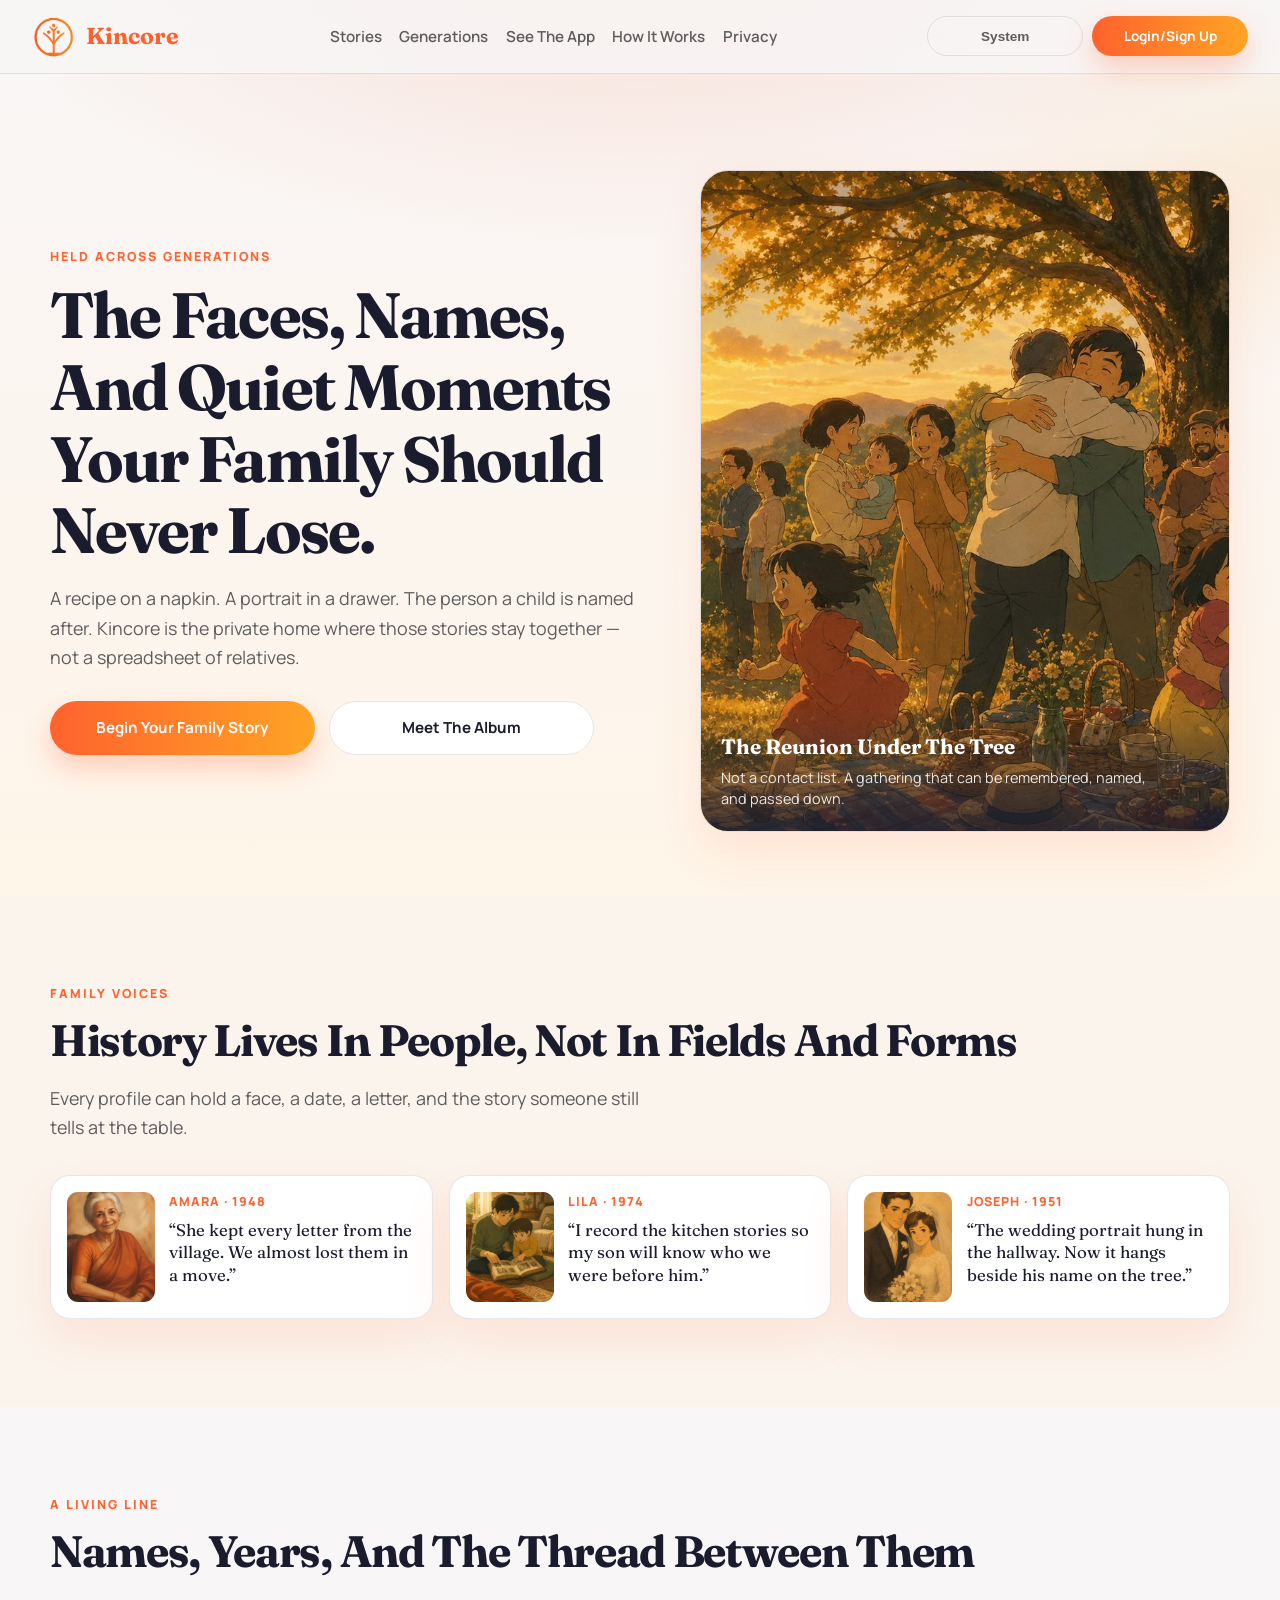
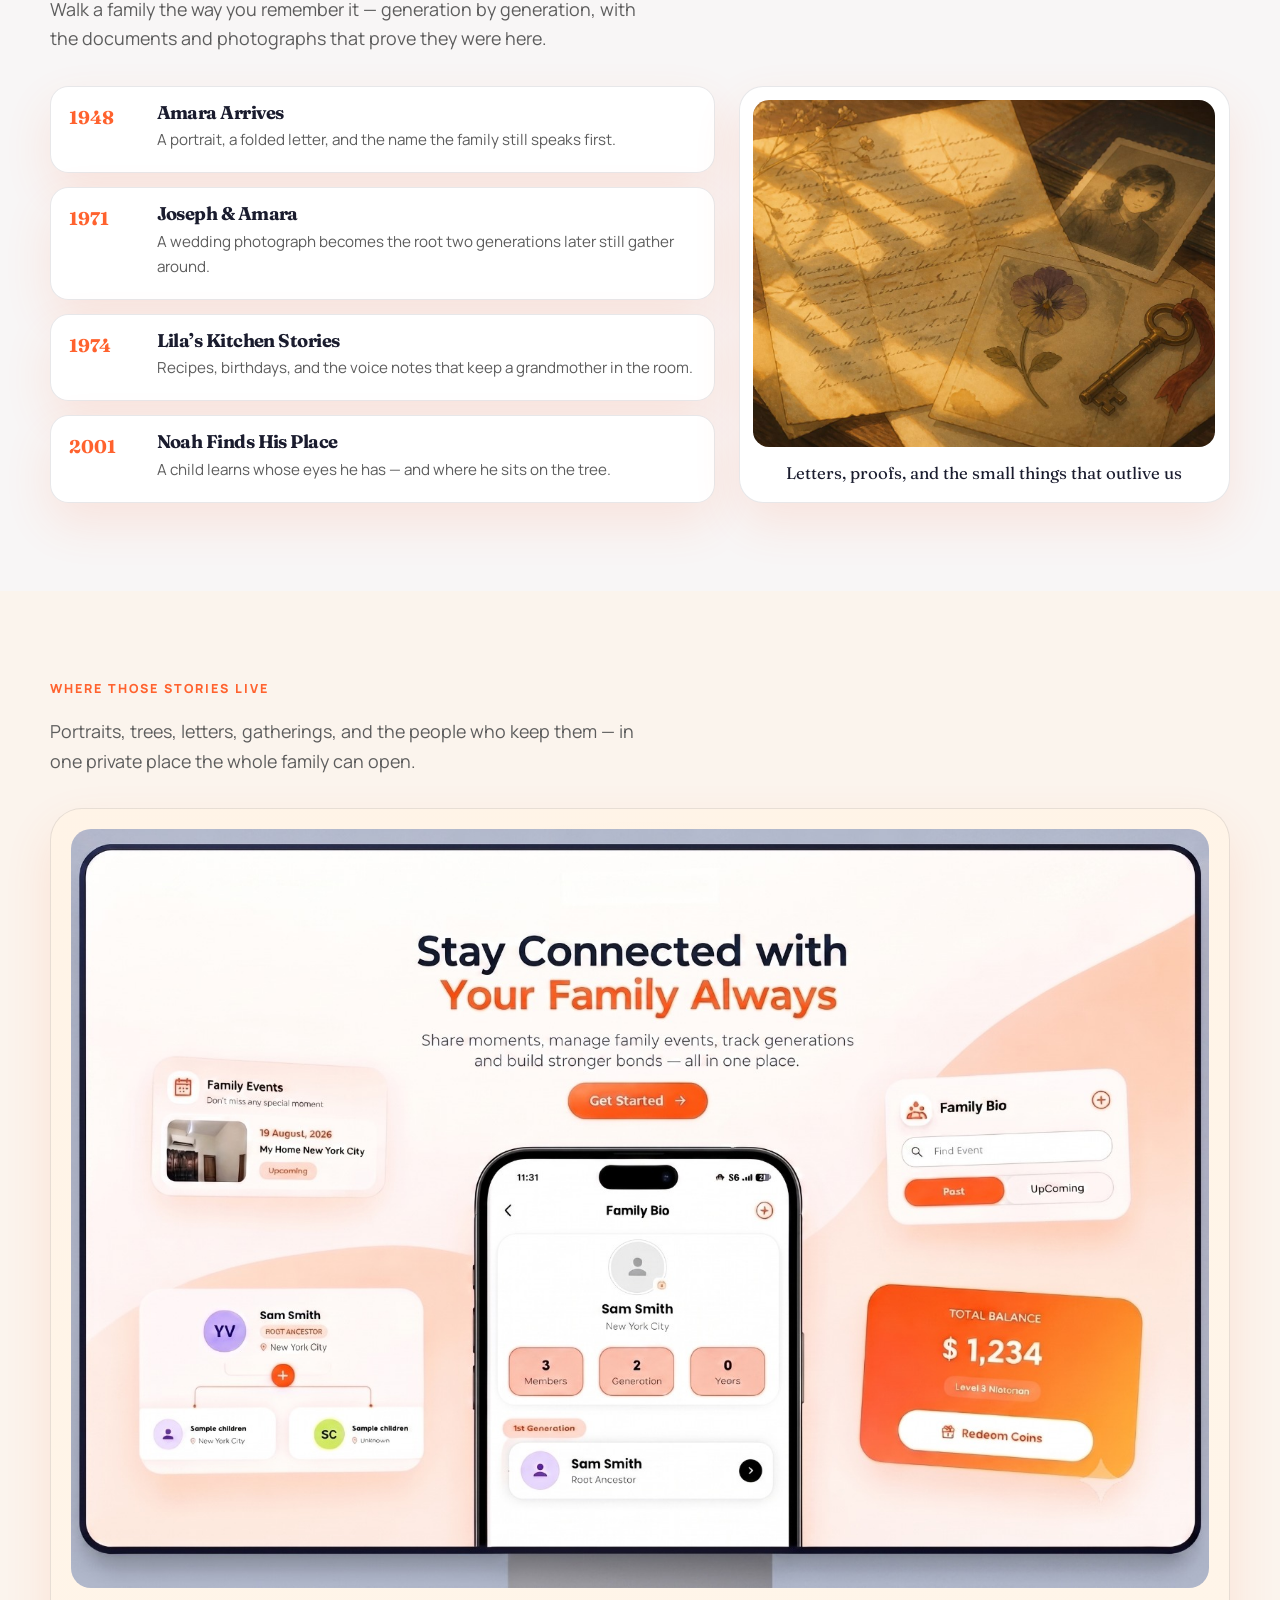
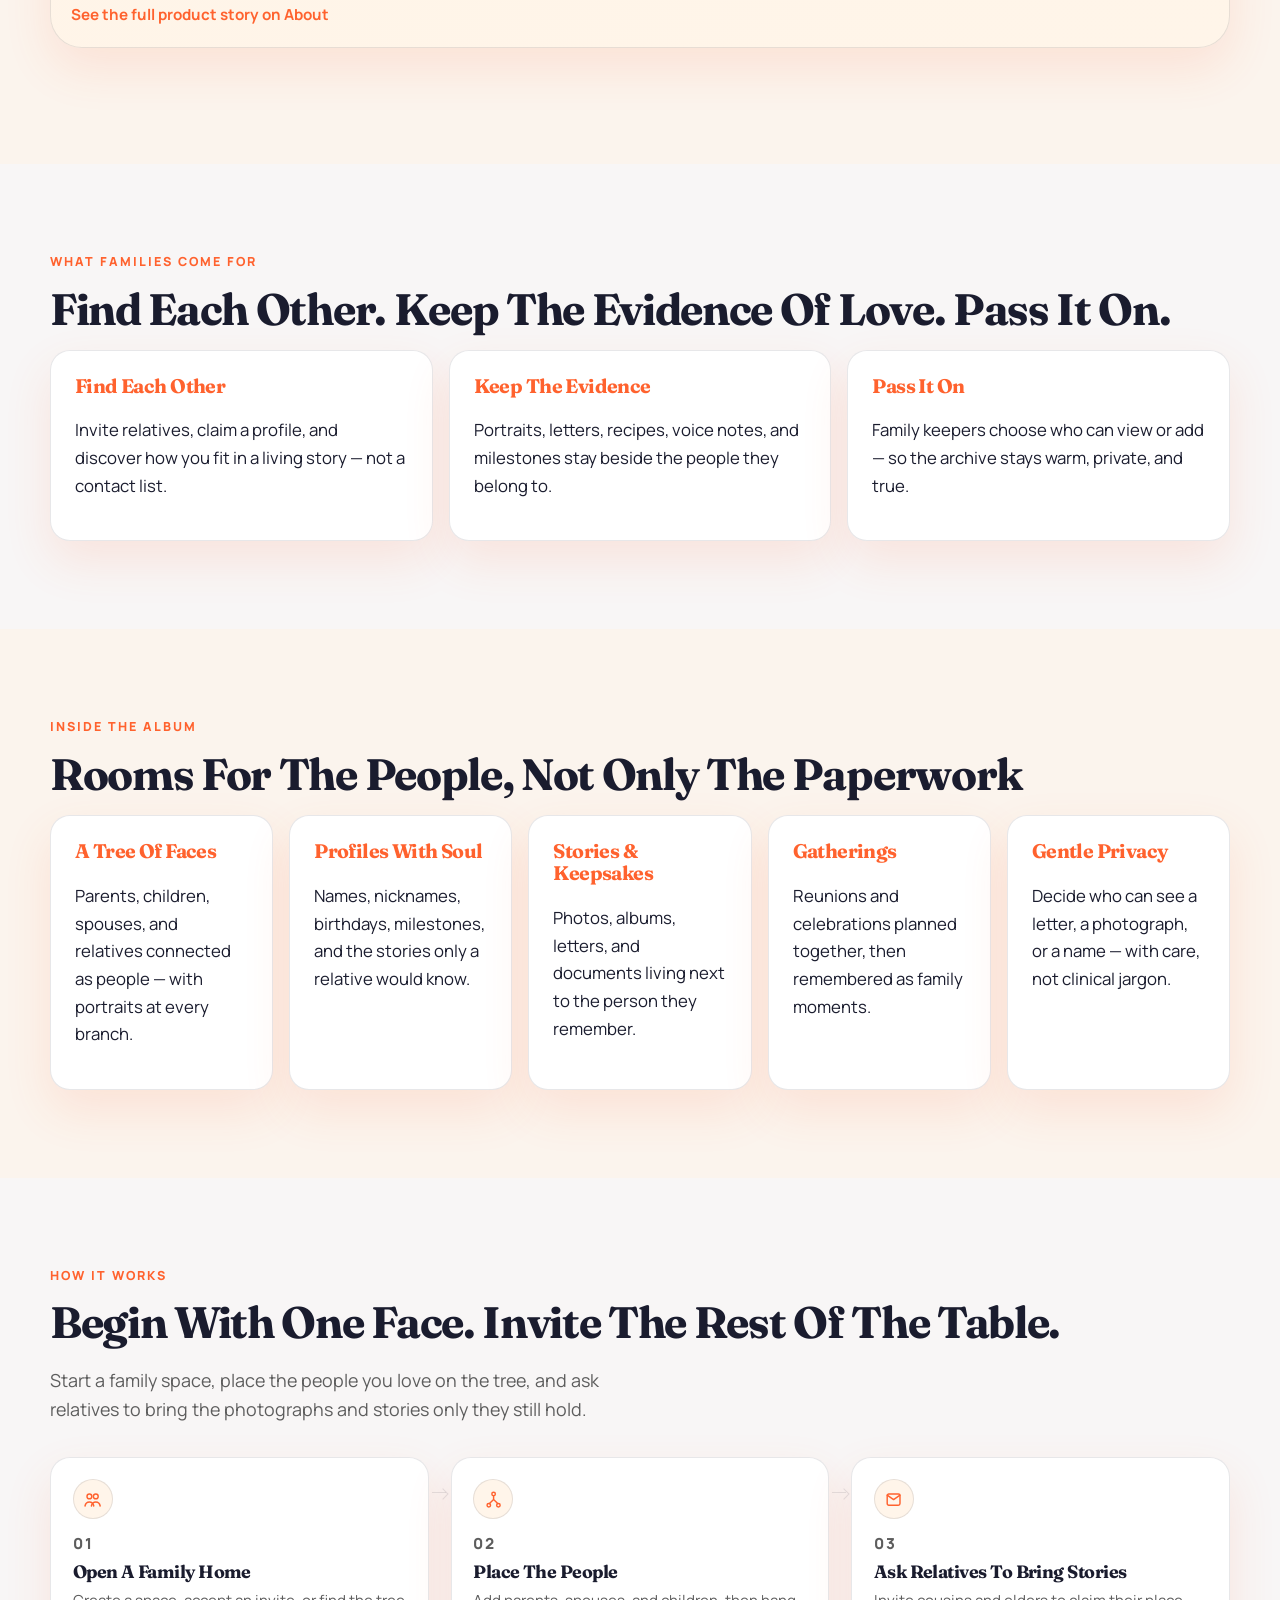
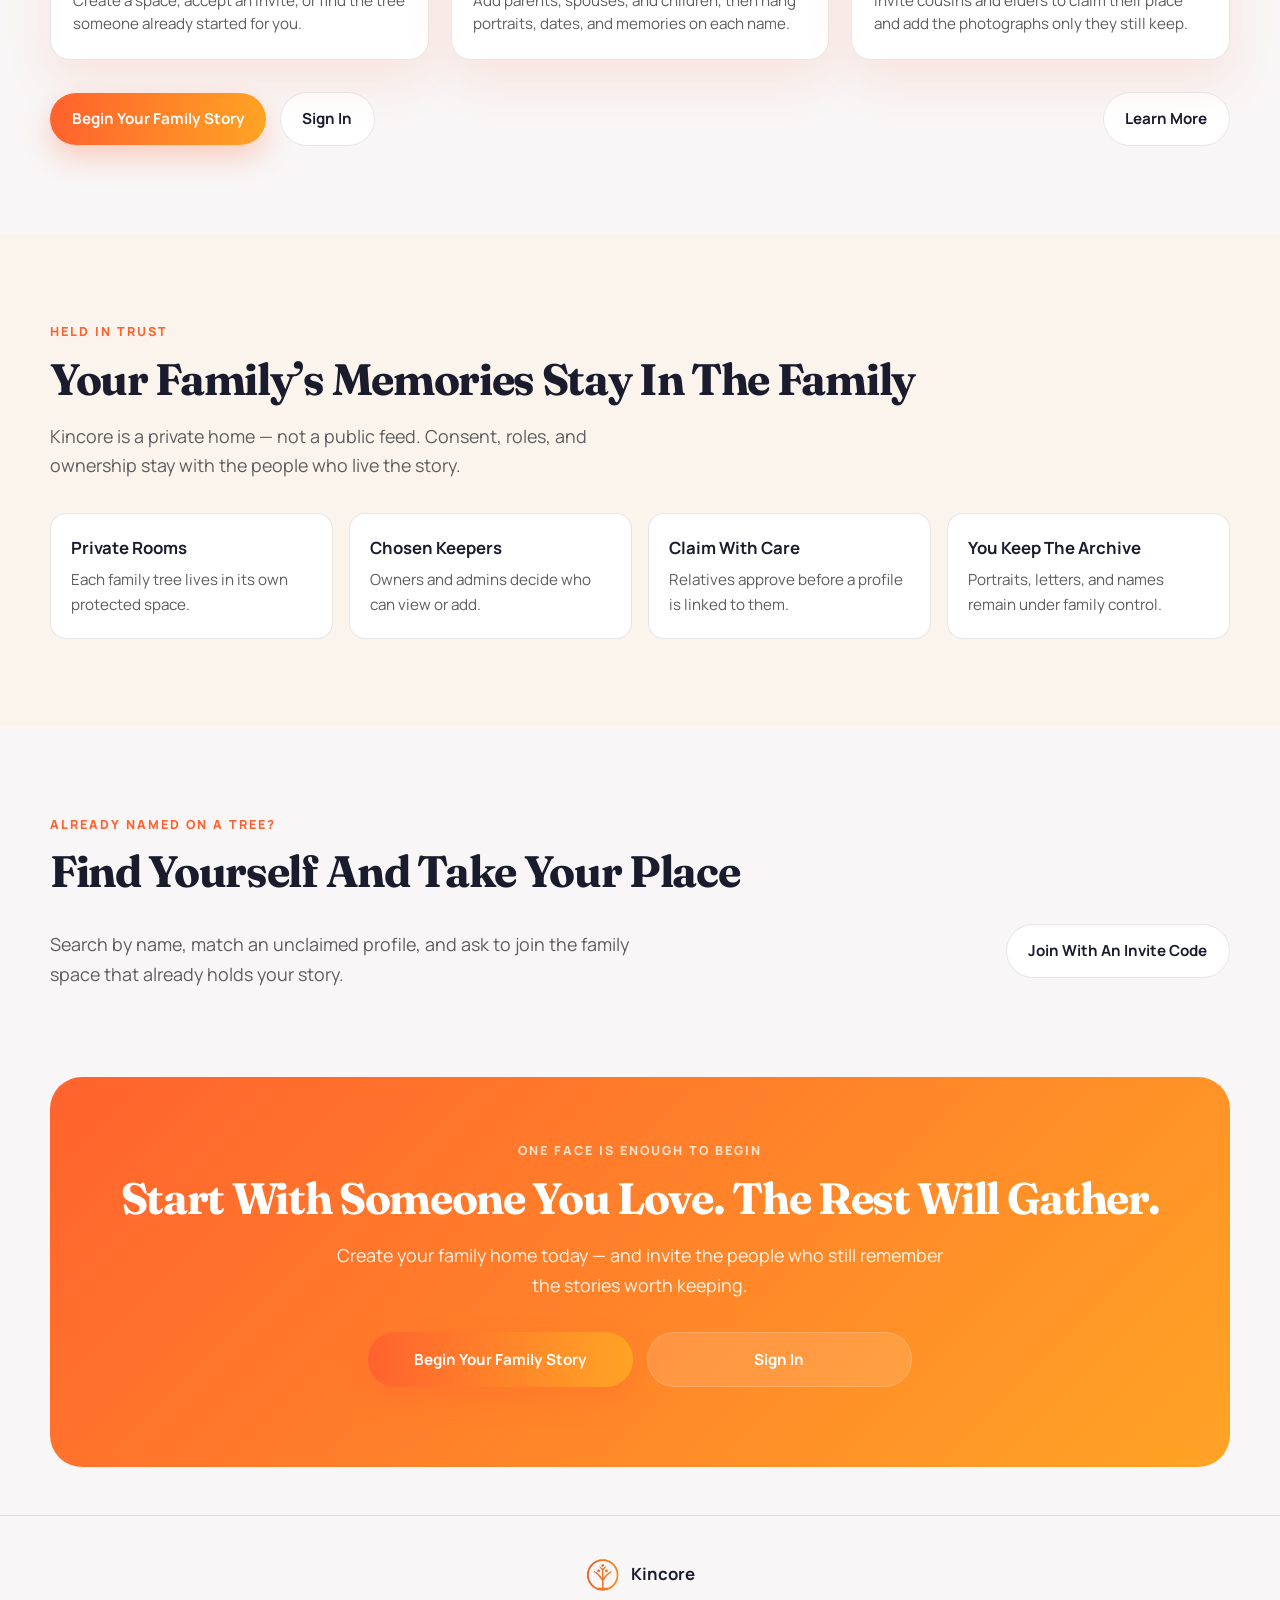
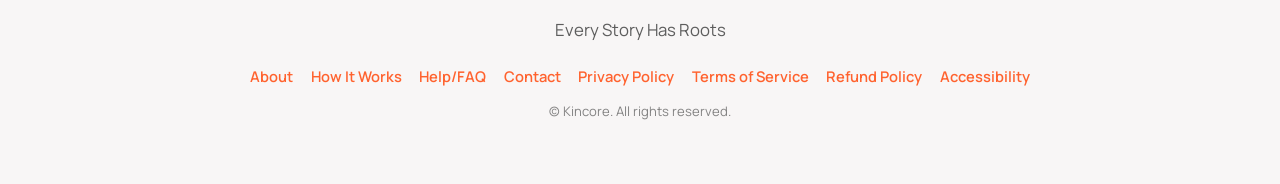
<file: index.html>
<!doctype html>
<html lang="en">
  <head>
    <meta charset="UTF-8" />
    <meta name="viewport" content="width=device-width, initial-scale=1.0" />
    <title>Kincore — Preserve Your Family Story</title>
    <meta
      name="description"
      content="Preserve family portraits, letters, names, and generational stories in one private home — so the people you love are never only a list of fields."
    />
    <link rel="icon" href="/favicon.png" type="image/png" sizes="64x64" />
    <link rel="icon" type="image/png" sizes="32x32" href="/favicon-32x32.png" />
    <link rel="preconnect" href="https://fonts.googleapis.com" />
    <link rel="preconnect" href="https://fonts.gstatic.com" crossorigin />
    <link
      href="https://fonts.googleapis.com/css2?family=Fraunces:opsz,wght@9..144,500;9..144,700&family=Manrope:wght@400;500;600;700;800&display=swap"
      rel="stylesheet"
    />
    <link rel="stylesheet" href="/styles.css" />
    <script src="/theme.js"></script>
    <script src="/nav.js"></script>
  </head>
  <body>
    <div class="sky" aria-hidden="true"></div>

    <header class="top">
      <a class="brand" href="#top">
        <img src="/logo.png?v=2" width="44" height="44" alt="" class="brand-logo" />
        <span>Kincore</span>
      </a>
      <button type="button" class="menu-btn" data-menu-toggle aria-expanded="false" aria-controls="site-nav" aria-label="Open menu">
        <span class="menu-btn-bars" aria-hidden="true"></span>
      </button>
      <nav class="nav" id="site-nav" aria-label="Primary">
        <a href="#stories">Stories</a>
        <a href="#lineage">Generations</a>
        <a href="#app">See The App</a>
        <a href="/how-it-works.html">How It Works</a>
        <a href="/legal.html#privacy">Privacy</a>
      </nav>
      <div class="top-actions">
        <button type="button" class="btn ghost sm" data-theme-toggle aria-pressed="false" aria-label="Theme: System">System</button>
        <a class="btn primary sm" href="/login.html">Login/Sign Up</a>
      </div>
    </header>

    <main id="top">
      <section class="hero section-wide">
        <div class="hero-copy">
          <p class="eyebrow">Held Across Generations</p>
          <h1>The Faces, Names, And Quiet Moments Your Family Should Never Lose.</h1>
          <p class="lede">
            A recipe on a napkin. A portrait in a drawer. The person a child
            is named after. Kincore is the private home where those stories
            stay together — not a spreadsheet of relatives.
          </p>
          <div class="cta-row">
            <a class="btn primary" href="/login.html?view=signup">Begin Your Family Story</a>
            <a class="btn soft" href="#stories">Meet The Album</a>
          </div>
        </div>
        <div class="hero-album" aria-hidden="false">
          <figure class="hero-reunion">
            <img src="/stories/story-reunion.jpg" alt="Family reunion under a tree at golden hour" width="1400" height="788" />
            <figcaption>
              <strong>The Reunion Under The Tree</strong>
              <span>Not a contact list. A gathering that can be remembered, named, and passed down.</span>
            </figcaption>
          </figure>
        </div>
      </section>

      <section class="section section-wide tint" id="stories">
        <p class="eyebrow">Family Voices</p>
        <h2>History Lives In People, Not In Fields And Forms</h2>
        <p class="section-lede">
          Every profile can hold a face, a date, a letter, and the story
          someone still tells at the table.
        </p>
        <div class="voice-grid">
          <article class="voice-card">
            <img src="/stories/story-portrait.jpg" alt="" />
            <div>
              <p class="voice-name">Amara · 1948</p>
              <blockquote>“She kept every letter from the village. We almost lost them in a move.”</blockquote>
            </div>
          </article>
          <article class="voice-card">
            <img src="/stories/story-father-child.jpg" alt="" />
            <div>
              <p class="voice-name">Lila · 1974</p>
              <blockquote>“I record the kitchen stories so my son will know who we were before him.”</blockquote>
            </div>
          </article>
          <article class="voice-card">
            <img src="/stories/story-couple.jpg" alt="" />
            <div>
              <p class="voice-name">Joseph · 1951</p>
              <blockquote>“The wedding portrait hung in the hallway. Now it hangs beside his name on the tree.”</blockquote>
            </div>
          </article>
        </div>
      </section>

      <section class="section section-wide" id="lineage">
        <p class="eyebrow">A Living Line</p>
        <h2>Names, Years, And The Thread Between Them</h2>
        <p class="section-lede">
          Walk a family the way you remember it — generation by generation,
          with the documents and photographs that prove they were here.
        </p>
        <div class="lineage-layout">
          <ol class="lineage">
            <li>
              <time datetime="1948">1948</time>
              <div>
                <h3>Amara Arrives</h3>
                <p>A portrait, a folded letter, and the name the family still speaks first.</p>
              </div>
            </li>
            <li>
              <time datetime="1971">1971</time>
              <div>
                <h3>Joseph &amp; Amara</h3>
                <p>A wedding photograph becomes the root two generations later still gather around.</p>
              </div>
            </li>
            <li>
              <time datetime="1974">1974</time>
              <div>
                <h3>Lila’s Kitchen Stories</h3>
                <p>Recipes, birthdays, and the voice notes that keep a grandmother in the room.</p>
              </div>
            </li>
            <li>
              <time datetime="2001">2001</time>
              <div>
                <h3>Noah Finds His Place</h3>
                <p>A child learns whose eyes he has — and where he sits on the tree.</p>
              </div>
            </li>
          </ol>
          <figure class="keepsake">
            <img src="/stories/story-letter.jpg" alt="Heirloom letter, photograph, and keepsakes from a family archive" width="700" height="467" />
            <figcaption>Letters, proofs, and the small things that outlive us</figcaption>
          </figure>
        </div>
      </section>

      <section class="section section-wide tint" id="app">
        <p class="eyebrow">Where Those Stories Live</p>
        <p class="section-lede">
          Portraits, trees, letters, gatherings, and the people who keep them —
          in one private place the whole family can open.
        </p>
        <figure class="about-mockup-stage home-mockup">
          <img
            src="/stories/about-mockup.jpeg"
            width="1400"
            height="900"
            alt="Kincore app mockup: family bio, events, tree, and rewards around a phone"
          />
          <figcaption>
            <a href="/about.html">See the full product story on About</a>
          </figcaption>
        </figure>
      </section>

      <section class="section section-wide" id="benefits">
        <p class="eyebrow">What Families Come For</p>
        <h2>Find Each Other. Keep The Evidence Of Love. Pass It On.</h2>
        <div class="pillars">
          <article class="pillar">
            <h3>Find Each Other</h3>
            <p>Invite relatives, claim a profile, and discover how you fit in a living story — not a contact list.</p>
          </article>
          <article class="pillar">
            <h3>Keep The Evidence</h3>
            <p>Portraits, letters, recipes, voice notes, and milestones stay beside the people they belong to.</p>
          </article>
          <article class="pillar">
            <h3>Pass It On</h3>
            <p>Family keepers choose who can view or add — so the archive stays warm, private, and true.</p>
          </article>
        </div>
      </section>

      <section class="section section-wide tint" id="features">
        <p class="eyebrow">Inside The Album</p>
        <h2>Rooms For The People, Not Only The Paperwork</h2>
        <div class="feature-grid">
          <article class="feature-card">
            <h3>A Tree Of Faces</h3>
            <p>Parents, children, spouses, and relatives connected as people — with portraits at every branch.</p>
          </article>
          <article class="feature-card">
            <h3>Profiles With Soul</h3>
            <p>Names, nicknames, birthdays, milestones, and the stories only a relative would know.</p>
          </article>
          <article class="feature-card">
            <h3>Stories &amp; Keepsakes</h3>
            <p>Photos, albums, letters, and documents living next to the person they remember.</p>
          </article>
          <article class="feature-card">
            <h3>Gatherings</h3>
            <p>Reunions and celebrations planned together, then remembered as family moments.</p>
          </article>
          <article class="feature-card">
            <h3>Gentle Privacy</h3>
            <p>Decide who can see a letter, a photograph, or a name — with care, not clinical jargon.</p>
          </article>
        </div>
      </section>

      <section class="section section-wide" id="how">
        <p class="eyebrow">How It Works</p>
        <h2>Begin With One Face. Invite The Rest Of The Table.</h2>
        <p class="section-lede">
          Start a family space, place the people you love on the tree, and ask
          relatives to bring the photographs and stories only they still hold.
        </p>
        <div class="how-steps">
          <article class="how-card">
            <span class="how-icon" aria-hidden="true">
              <svg viewBox="0 0 24 24" fill="none" stroke="currentColor" stroke-width="1.8" stroke-linecap="round" stroke-linejoin="round">
                <path d="M8 11a3 3 0 1 0 0-6 3 3 0 0 0 0 6Z" />
                <path d="M16 11a3 3 0 1 0 0-6 3 3 0 0 0 0 6Z" />
                <path d="M2.5 20c.6-3 2.8-5 5.5-5s4.9 2 5.5 5" />
                <path d="M10.5 20c.6-3 2.8-5 5.5-5s4.9 2 5.5 5" />
              </svg>
            </span>
            <p class="how-num">01</p>
            <h3>Open A Family Home</h3>
            <p>Create a space, accept an invite, or find the tree someone already started for you.</p>
          </article>
          <article class="how-card">
            <span class="how-icon" aria-hidden="true">
              <svg viewBox="0 0 24 24" fill="none" stroke="currentColor" stroke-width="1.8" stroke-linecap="round" stroke-linejoin="round">
                <circle cx="12" cy="5" r="2.2" />
                <circle cx="6" cy="19" r="2.2" />
                <circle cx="18" cy="19" r="2.2" />
                <path d="M12 7.2V12M12 12 6.8 17M12 12l5.2 5" />
              </svg>
            </span>
            <p class="how-num">02</p>
            <h3>Place The People</h3>
            <p>Add parents, spouses, and children, then hang portraits, dates, and memories on each name.</p>
          </article>
          <article class="how-card">
            <span class="how-icon" aria-hidden="true">
              <svg viewBox="0 0 24 24" fill="none" stroke="currentColor" stroke-width="1.8" stroke-linecap="round" stroke-linejoin="round">
                <path d="M4 6.5 12 12l8-5.5" />
                <rect x="4" y="5" width="16" height="14" rx="2" />
              </svg>
            </span>
            <p class="how-num">03</p>
            <h3>Ask Relatives To Bring Stories</h3>
            <p>Invite cousins and elders to claim their place and add the photographs only they still keep.</p>
          </article>
        </div>
        <div class="cta-row cta-row-how">
          <a class="btn primary" href="/login.html?view=signup">Begin Your Family Story</a>
          <a class="btn soft" href="/login.html">Sign In</a>
          <a class="btn soft" href="/how-it-works.html">Learn More</a>
        </div>
      </section>

      <section class="section section-wide tint" id="privacy">
        <p class="eyebrow">Held In Trust</p>
        <h2>Your Family’s Memories Stay In The Family</h2>
        <p class="section-lede">
          Kincore is a private home — not a public feed. Consent, roles, and
          ownership stay with the people who live the story.
        </p>
        <div class="trust-grid">
          <div><strong>Private Rooms</strong><p>Each family tree lives in its own protected space.</p></div>
          <div><strong>Chosen Keepers</strong><p>Owners and admins decide who can view or add.</p></div>
          <div><strong>Claim With Care</strong><p>Relatives approve before a profile is linked to them.</p></div>
          <div><strong>You Keep The Archive</strong><p>Portraits, letters, and names remain under family control.</p></div>
        </div>
      </section>

      <section class="section section-wide" id="join">
        <p class="eyebrow">Already Named On A Tree?</p>
        <h2>Find Yourself And Take Your Place</h2>
        <div class="join-inline">
          <p class="section-lede">
            Search by name, match an unclaimed profile, and ask to join the
            family space that already holds your story.
          </p>
          <a class="btn soft" href="/join.html">Join With An Invite Code</a>
        </div>
      </section>

      <section class="closing section-wide">
        <p class="eyebrow light">One Face Is Enough To Begin</p>
        <h2>Start With Someone You Love. The Rest Will Gather.</h2>
        <p class="section-lede light">
          Create your family home today — and invite the people who still
          remember the stories worth keeping.
        </p>
        <div class="cta-row center">
          <a class="btn primary" href="/login.html?view=signup">Begin Your Family Story</a>
          <a class="btn soft light" href="/login.html">Sign In</a>
        </div>
      </section>
    </main>

    <footer class="site-foot">
      <div class="foot-brand">
        <img src="/logo.png?v=2" width="36" height="36" alt="" class="brand-logo" />
        <strong>Kincore</strong>
      </div>
      <p>Every Story Has Roots</p>
      <nav class="foot-links" aria-label="Site">
        <a href="/about.html">About</a>
        <a href="/how-it-works.html">How It Works</a>
        <a href="/help.html">Help/FAQ</a>
        <a href="/legal.html#contact">Contact</a>
        <a href="/legal.html#privacy">Privacy Policy</a>
        <a href="/legal.html#terms">Terms of Service</a>
        <a href="/legal.html#refund">Refund Policy</a>
        <a href="/legal.html#accessibility">Accessibility</a>
      </nav>
      <p class="fine">&copy; Kincore. All rights reserved.</p>
    </footer>
  </body>
</html>
</file>
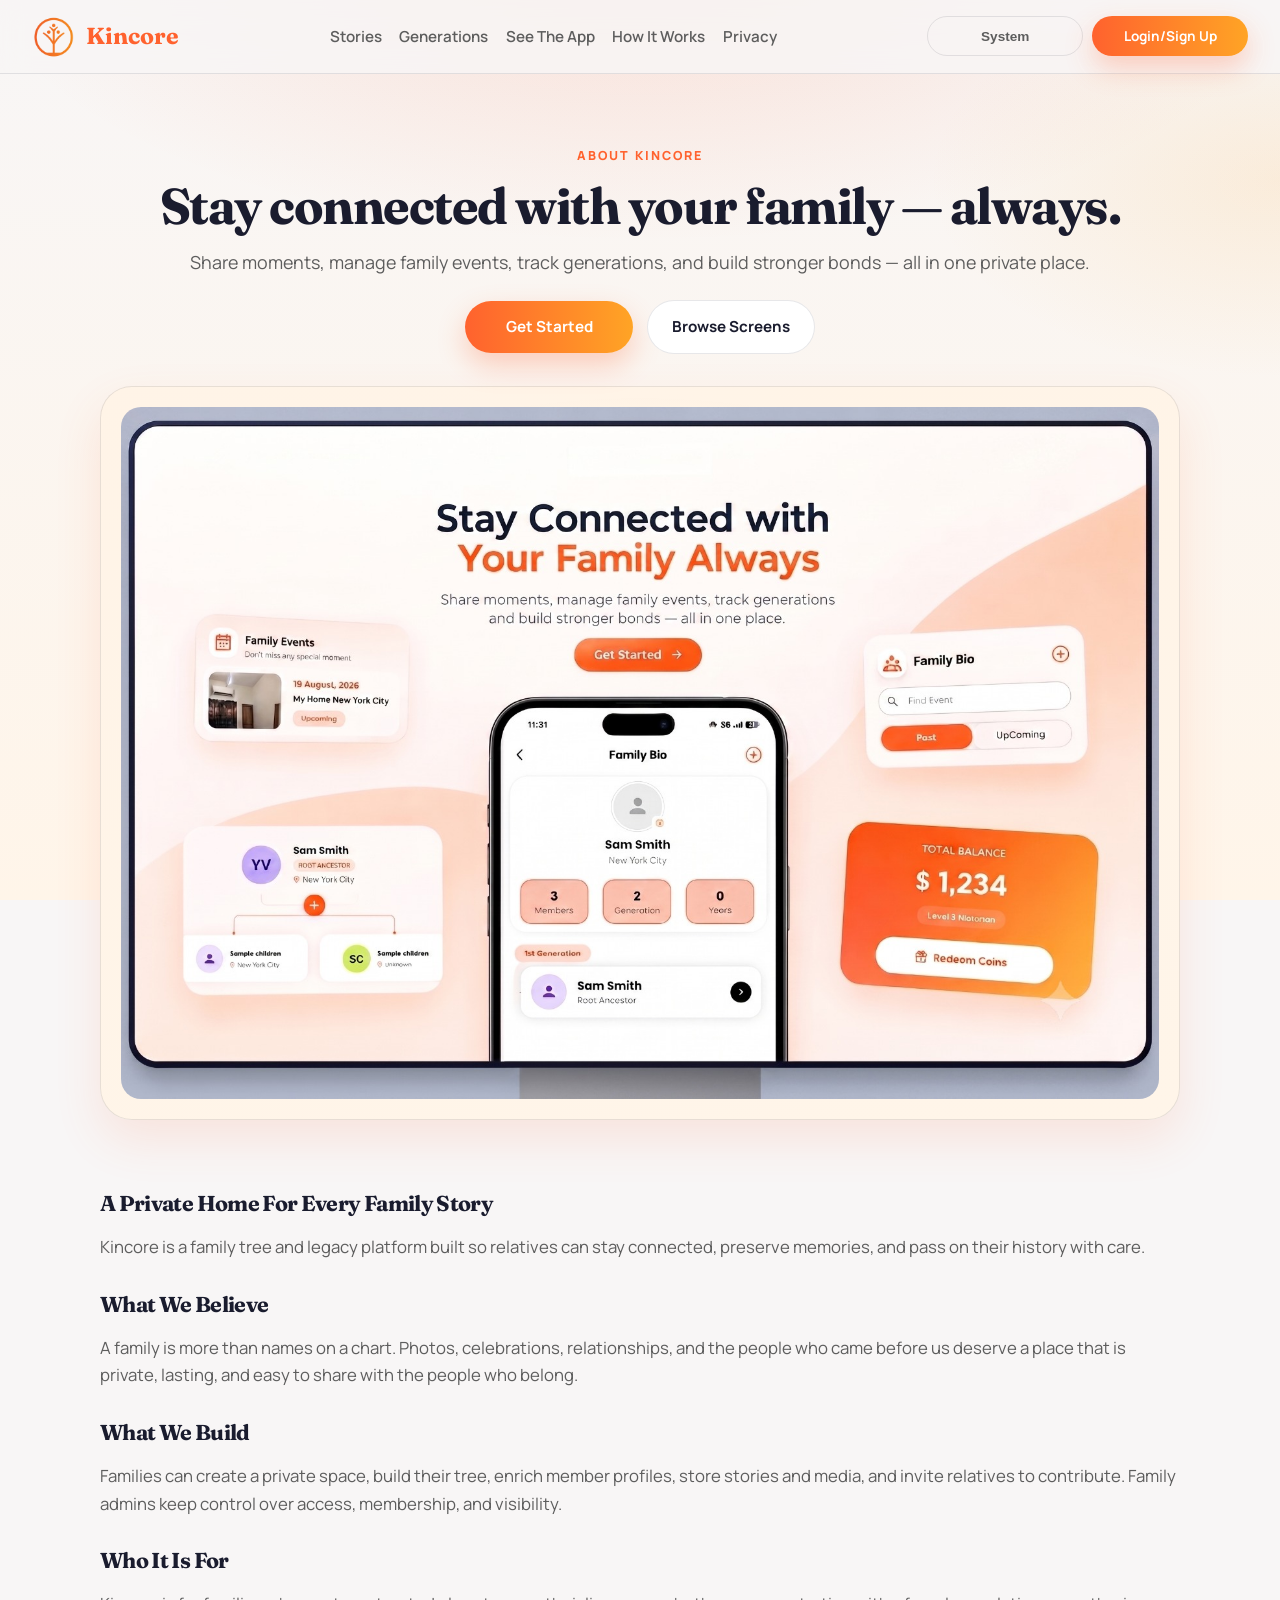
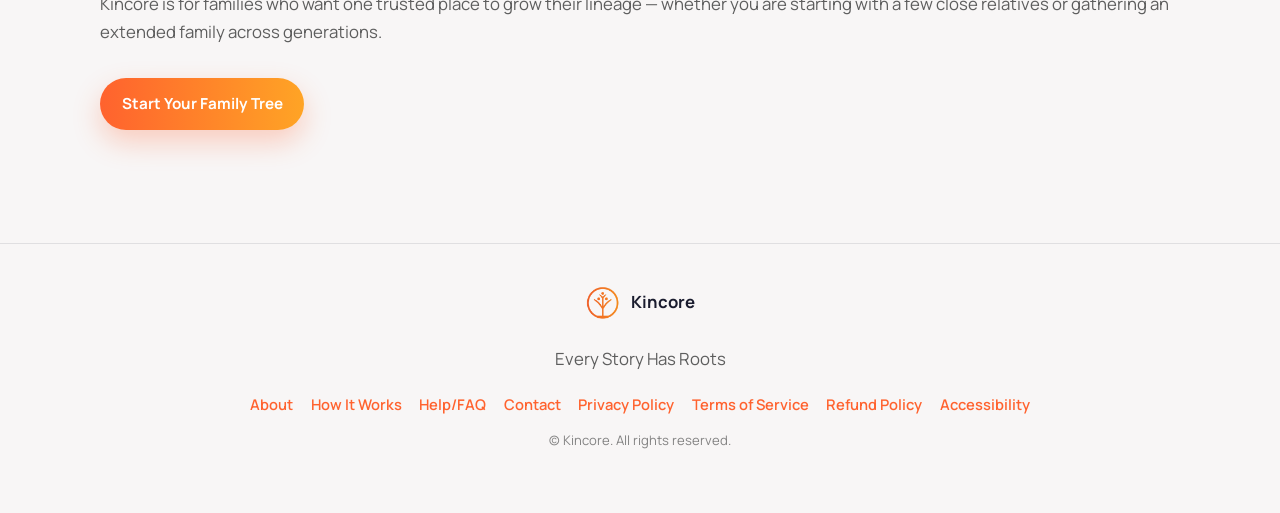
<file: about.html>
<!doctype html>
<html lang="en">
  <head>
    <meta charset="UTF-8" />
    <meta name="viewport" content="width=device-width, initial-scale=1.0" />
    <title>About — Kincore</title>
    <meta name="description" content="See how Kincore looks — family tree, events, bios, and memories in one private app for every generation." />
    <link rel="icon" href="/favicon.png" type="image/png" sizes="64x64" />
    <link rel="icon" type="image/png" sizes="32x32" href="/favicon-32x32.png" />
    <link rel="preconnect" href="https://fonts.googleapis.com" />
    <link rel="preconnect" href="https://fonts.gstatic.com" crossorigin />
    <link
      href="https://fonts.googleapis.com/css2?family=Fraunces:opsz,wght@9..144,500;9..144,700&family=Manrope:wght@400;500;600;700;800&display=swap"
      rel="stylesheet"
    />
    <link rel="stylesheet" href="/styles.css" />
    <script src="/theme.js"></script>
    <script src="/nav.js"></script>
  </head>
  <body>
    <div class="sky" aria-hidden="true"></div>
    <header class="top">
      <a class="brand" href="/">
        <img src="/logo.png?v=2" width="44" height="44" alt="" class="brand-logo" />
        <span>Kincore</span>
      </a>
      <button type="button" class="menu-btn" data-menu-toggle aria-expanded="false" aria-controls="site-nav" aria-label="Open menu">
        <span class="menu-btn-bars" aria-hidden="true"></span>
      </button>
      <nav class="nav" id="site-nav" aria-label="Primary">
        <a href="/#stories">Stories</a>
        <a href="/#lineage">Generations</a>
        <a href="/#app">See The App</a>
        <a href="/how-it-works.html">How It Works</a>
        <a href="/legal.html#privacy">Privacy</a>
      </nav>
      <div class="top-actions">
        <button type="button" class="btn ghost sm" data-theme-toggle aria-pressed="false" aria-label="Theme: System">System</button>
        <a class="btn primary sm" href="/login.html">Login/Sign Up</a>
      </div>
    </header>

    <main>
      <section class="about-showcase section-wide">
        <div class="about-showcase-copy">
          <p class="eyebrow">About Kincore</p>
          <h1>Stay connected with your family — always.</h1>
          <p class="lede">
            Share moments, manage family events, track generations, and build
            stronger bonds — all in one private place.
          </p>
          <div class="cta-row about-showcase-cta">
            <a class="btn primary" href="/login.html?view=signup">Get Started</a>
            <a class="btn soft" href="/#app">Browse Screens</a>
          </div>
        </div>
        <figure class="about-mockup-stage">
          <img
            src="/stories/about-mockup.jpeg"
            width="1400"
            height="900"
            alt="Kincore app mockup: family bio on phone, with floating cards for events, family tree, search, and rewards"
          />
        </figure>
      </section>

      <section class="about-story section-wide">
        <h2>A Private Home For Every Family Story</h2>
        <p>
          Kincore is a family tree and legacy platform built so relatives can stay
          connected, preserve memories, and pass on their history with care.
        </p>
        <h2>What We Believe</h2>
        <p>
          A family is more than names on a chart. Photos, celebrations, relationships,
          and the people who came before us deserve a place that is private, lasting,
          and easy to share with the people who belong.
        </p>
        <h2>What We Build</h2>
        <p>
          Families can create a private space, build their tree, enrich member profiles,
          store stories and media, and invite relatives to contribute. Family admins
          keep control over access, membership, and visibility.
        </p>
        <h2>Who It Is For</h2>
        <p>
          Kincore is for families who want one trusted place to grow their lineage —
          whether you are starting with a few close relatives or gathering an extended
          family across generations.
        </p>
        <p class="about-story-cta"><a class="btn primary" href="/login.html?view=signup">Start Your Family Tree</a></p>
      </section>
    </main>

    <footer class="site-foot">
      <div class="foot-brand">
        <img src="/logo.png?v=2" width="36" height="36" alt="" class="brand-logo" />
        <strong>Kincore</strong>
      </div>
      <p>Every Story Has Roots</p>
      <nav class="foot-links" aria-label="Site">
        <a href="/about.html">About</a>
        <a href="/how-it-works.html">How It Works</a>
        <a href="/help.html">Help/FAQ</a>
        <a href="/legal.html#contact">Contact</a>
        <a href="/legal.html#privacy">Privacy Policy</a>
        <a href="/legal.html#terms">Terms of Service</a>
        <a href="/legal.html#refund">Refund Policy</a>
        <a href="/legal.html#accessibility">Accessibility</a>
      </nav>
      <p class="fine">&copy; Kincore. All rights reserved.</p>
    </footer>
  </body>
</html>
</file>
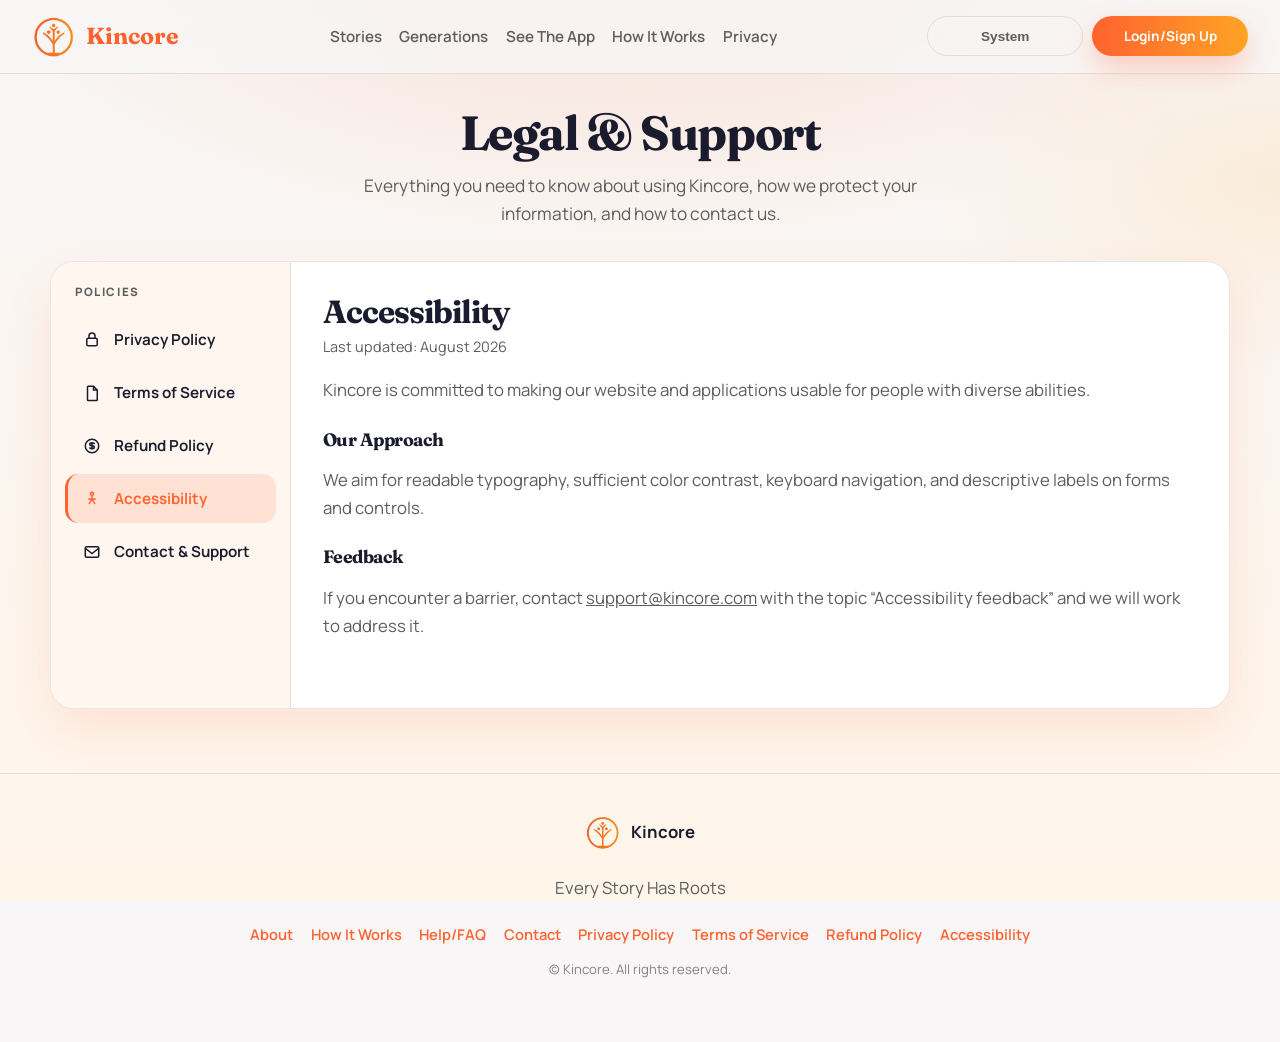
<file: accessibility.html>
<!doctype html>
<html lang="en">
  <head>
    <meta charset="UTF-8" />
    <meta http-equiv="refresh" content="0; url=/legal.html#accessibility" />
    <link rel="canonical" href="/legal.html#accessibility" />
    <title>Accessibility — Kincore</title>
    <script>location.replace("/legal.html#accessibility");</script>
  </head>
  <body>
    <p>Moved to <a href="/legal.html#accessibility">Legal &amp; Support — Accessibility</a>.</p>
  </body>
</html>
</file>
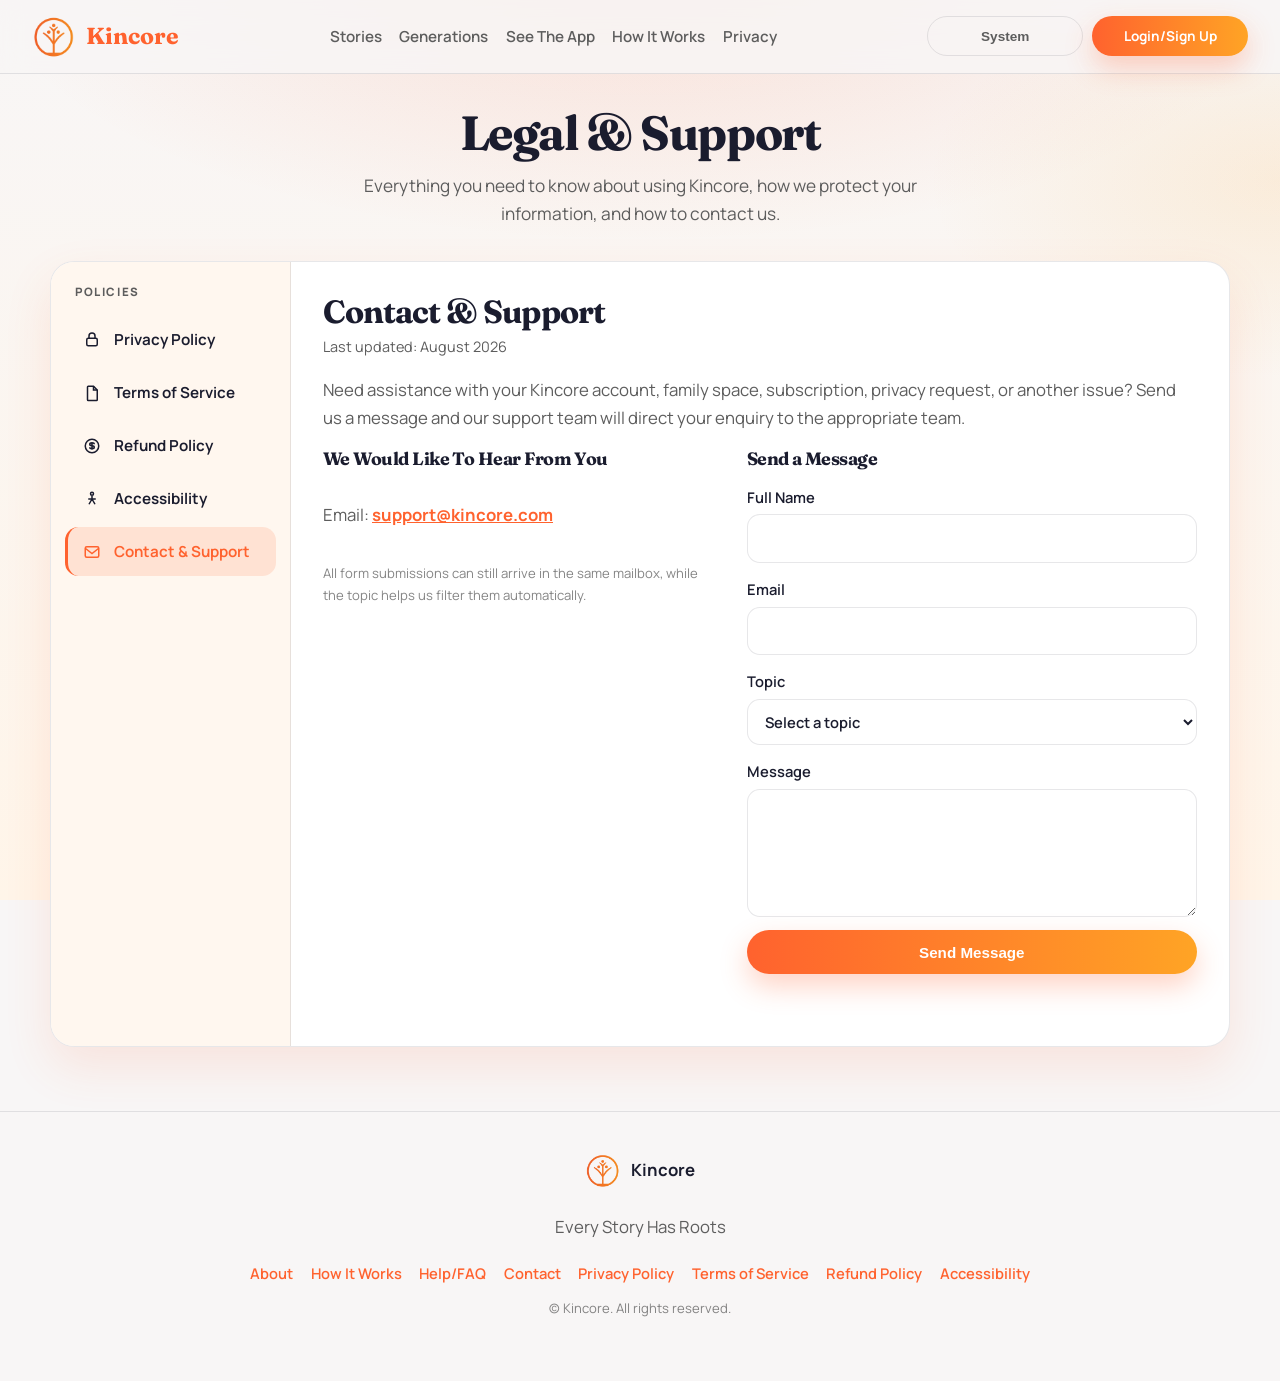
<file: contact.html>
<!doctype html>
<html lang="en">
  <head>
    <meta charset="UTF-8" />
    <meta http-equiv="refresh" content="0; url=/legal.html#contact" />
    <link rel="canonical" href="/legal.html#contact" />
    <title>Contact — Kincore</title>
    <script>location.replace("/legal.html#contact");</script>
  </head>
  <body>
    <p>Moved to <a href="/legal.html#contact">Legal &amp; Support — Contact</a>.</p>
  </body>
</html>
</file>
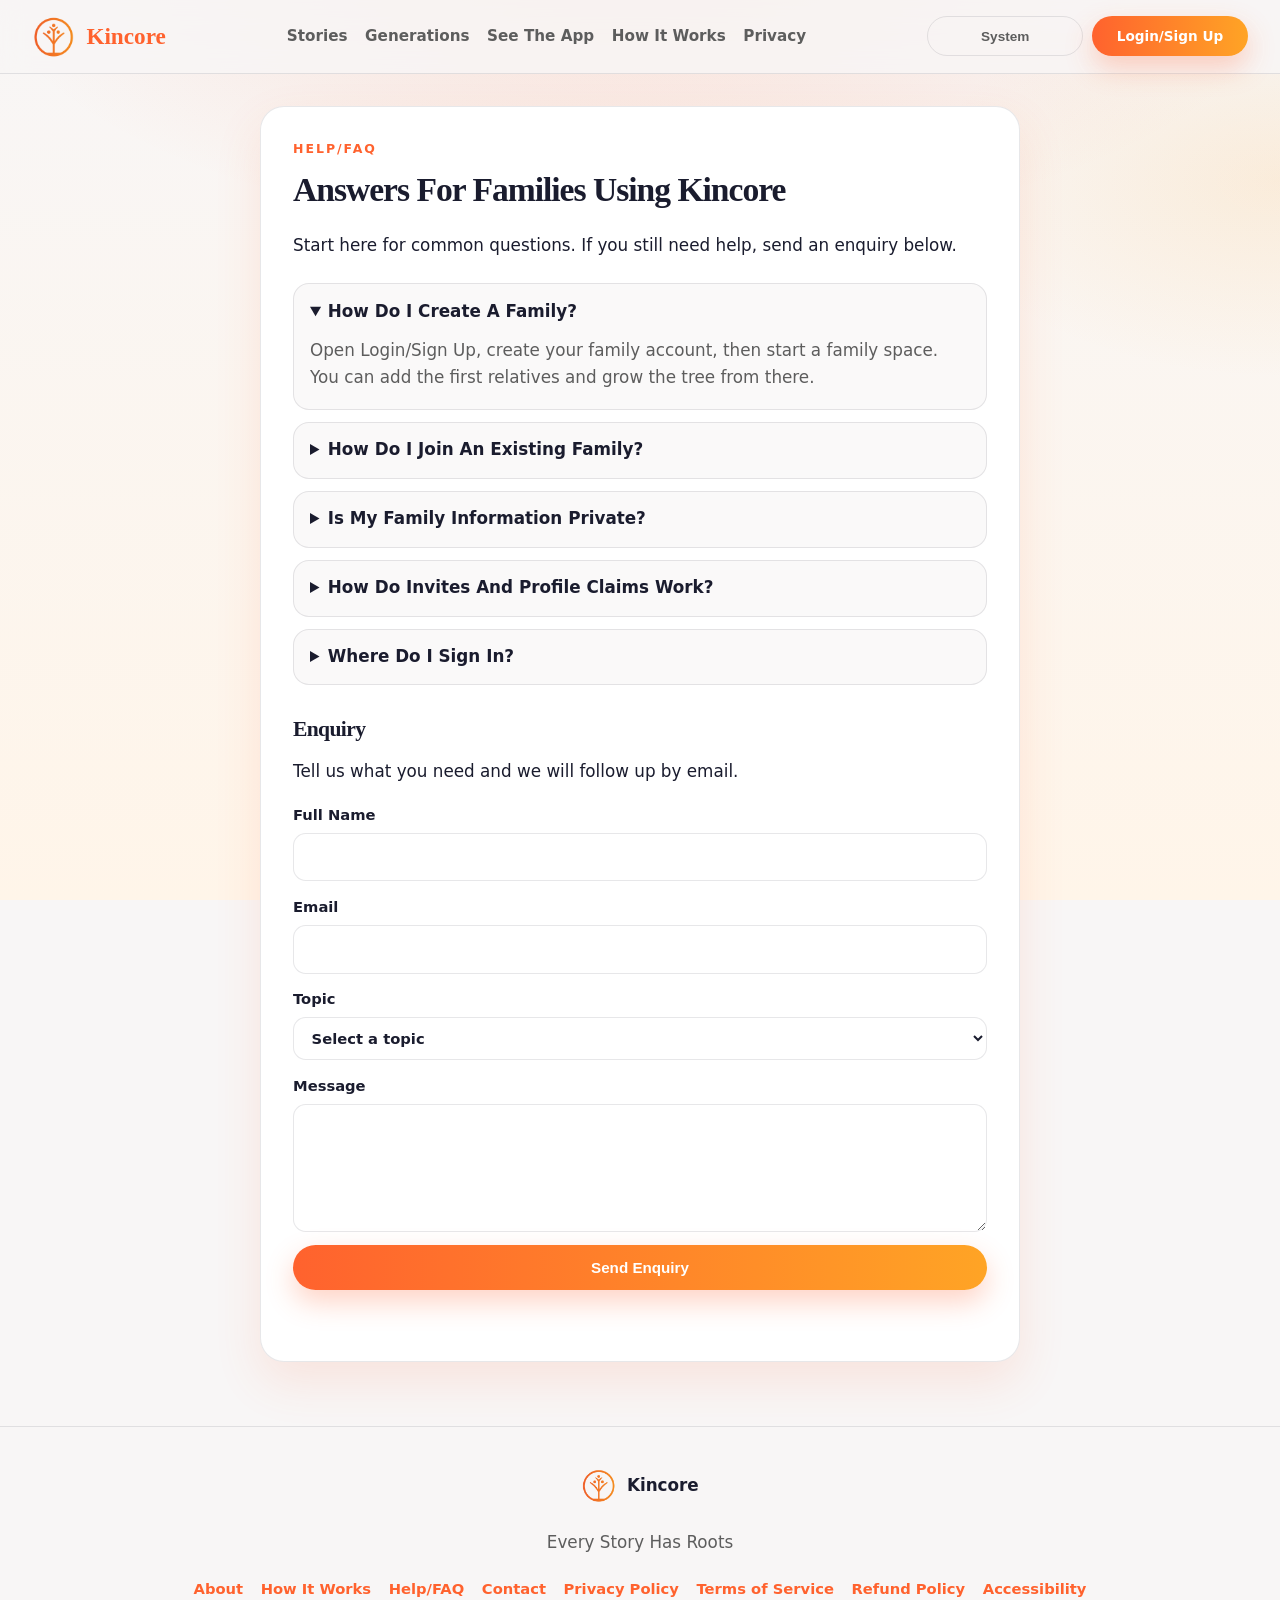
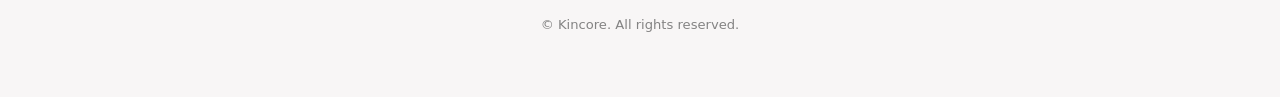
<file: help.html>
<!doctype html>
<html lang="en">
  <head>
    <meta charset="UTF-8" />
    <meta name="viewport" content="width=device-width, initial-scale=1.0" />
    <title>Help/FAQ — Kincore</title>
    <meta name="description" content="Find answers about Kincore family trees, invites, privacy, and send an enquiry if you need more help." />
    <link rel="icon" href="/favicon.png" type="image/png" sizes="64x64" />
    <link rel="icon" type="image/png" sizes="32x32" href="/favicon-32x32.png" />
    <link rel="stylesheet" href="/styles.css" />
    <script src="/theme.js"></script>
    <script src="/nav.js"></script>
  </head>
  <body>
    <div class="sky" aria-hidden="true"></div>
    <header class="top">
      <a class="brand" href="/">
        <img src="/logo.png?v=2" width="44" height="44" alt="" class="brand-logo" />
        <span>Kincore</span>
      </a>
      <button type="button" class="menu-btn" data-menu-toggle aria-expanded="false" aria-controls="site-nav" aria-label="Open menu">
        <span class="menu-btn-bars" aria-hidden="true"></span>
      </button>
      <nav class="nav" id="site-nav" aria-label="Primary">
        <a href="/#stories">Stories</a>
        <a href="/#lineage">Generations</a>
        <a href="/#app">See The App</a>
        <a href="/how-it-works.html">How It Works</a>
        <a href="/legal.html#privacy">Privacy</a>
      </nav>
      <div class="top-actions">
        <button type="button" class="btn ghost sm" data-theme-toggle aria-pressed="false" aria-label="Theme: System">System</button>
        <a class="btn primary sm" href="/login.html">Login/Sign Up</a>
      </div>
    </header>

    <main class="legal-page">
      <p class="eyebrow">Help/FAQ</p>
      <h1>Answers For Families Using Kincore</h1>
      <p>Start here for common questions. If you still need help, send an enquiry below.</p>

      <div class="faq-list">
        <details open>
          <summary>How Do I Create A Family?</summary>
          <p>Open Login/Sign Up, create your family account, then start a family space. You can add the first relatives and grow the tree from there.</p>
        </details>
        <details>
          <summary>How Do I Join An Existing Family?</summary>
          <p>Use an invite link or code from a family admin. You can also search for yourself if a relative has already added your profile.</p>
        </details>
        <details>
          <summary>Is My Family Information Private?</summary>
          <p>Yes. Each family space is private. Admins control who can view, contribute, or manage information. Kincore is not a public social feed.</p>
        </details>
        <details>
          <summary>How Do Invites And Profile Claims Work?</summary>
          <p>Admins invite relatives to claim their profile. The relative reviews the invite, joins the family space, and can then add stories, photos, and details.</p>
        </details>
        <details>
          <summary>Where Do I Sign In?</summary>
          <p>Family members use Login/Sign Up on this website. The admin portal is only for business owners.</p>
        </details>
      </div>

      <h2>Enquiry</h2>
      <p>Tell us what you need and we will follow up by email.</p>
      <form class="enquiry-form" id="enquiry-form">
        <label>Full Name <input name="name" required autocomplete="name" /></label>
        <label>Email <input name="email" type="email" required autocomplete="email" /></label>
        <label>
          Topic
          <select name="topic" required>
            <option value="">Select a topic</option>
            <option>General enquiry</option>
            <option>Account support</option>
            <option>Privacy or data request</option>
            <option>Billing or refund</option>
            <option>Accessibility feedback</option>
            <option>Legal enquiry</option>
            <option>Report content or misuse</option>
          </select>
        </label>
        <label>Message <textarea name="message" required></textarea></label>
        <button class="btn primary" type="submit">Send Enquiry</button>
        <p class="fine" id="enquiry-status" role="status"></p>
      </form>
    </main>

    <footer class="site-foot">
      <div class="foot-brand">
        <img src="/logo.png?v=2" width="36" height="36" alt="" class="brand-logo" />
        <strong>Kincore</strong>
      </div>
      <p>Every Story Has Roots</p>
      <nav class="foot-links" aria-label="Site">
        <a href="/about.html">About</a>
        <a href="/how-it-works.html">How It Works</a>
        <a href="/help.html">Help/FAQ</a>
        <a href="/legal.html#contact">Contact</a>
        <a href="/legal.html#privacy">Privacy Policy</a>
        <a href="/legal.html#terms">Terms of Service</a>
        <a href="/legal.html#refund">Refund Policy</a>
        <a href="/legal.html#accessibility">Accessibility</a>
      </nav>
      <p class="fine">&copy; Kincore. All rights reserved.</p>
    </footer>
    <script>
      document.getElementById("enquiry-form").addEventListener("submit", (event) => {
        event.preventDefault();
        const data = new FormData(event.currentTarget);
        const body = `Name: ${data.get("name")}\nEmail: ${data.get("email")}\nTopic: ${data.get("topic")}\n\n${data.get("message")}`;
        document.getElementById("enquiry-status").textContent = "Opening your email app…";
        window.location.href = `mailto:support@kincore.com?subject=${encodeURIComponent(`Kincore enquiry: ${data.get("topic") || "General enquiry"}`)}&body=${encodeURIComponent(body)}`;
      });
    </script>
  </body>
</html>
</file>
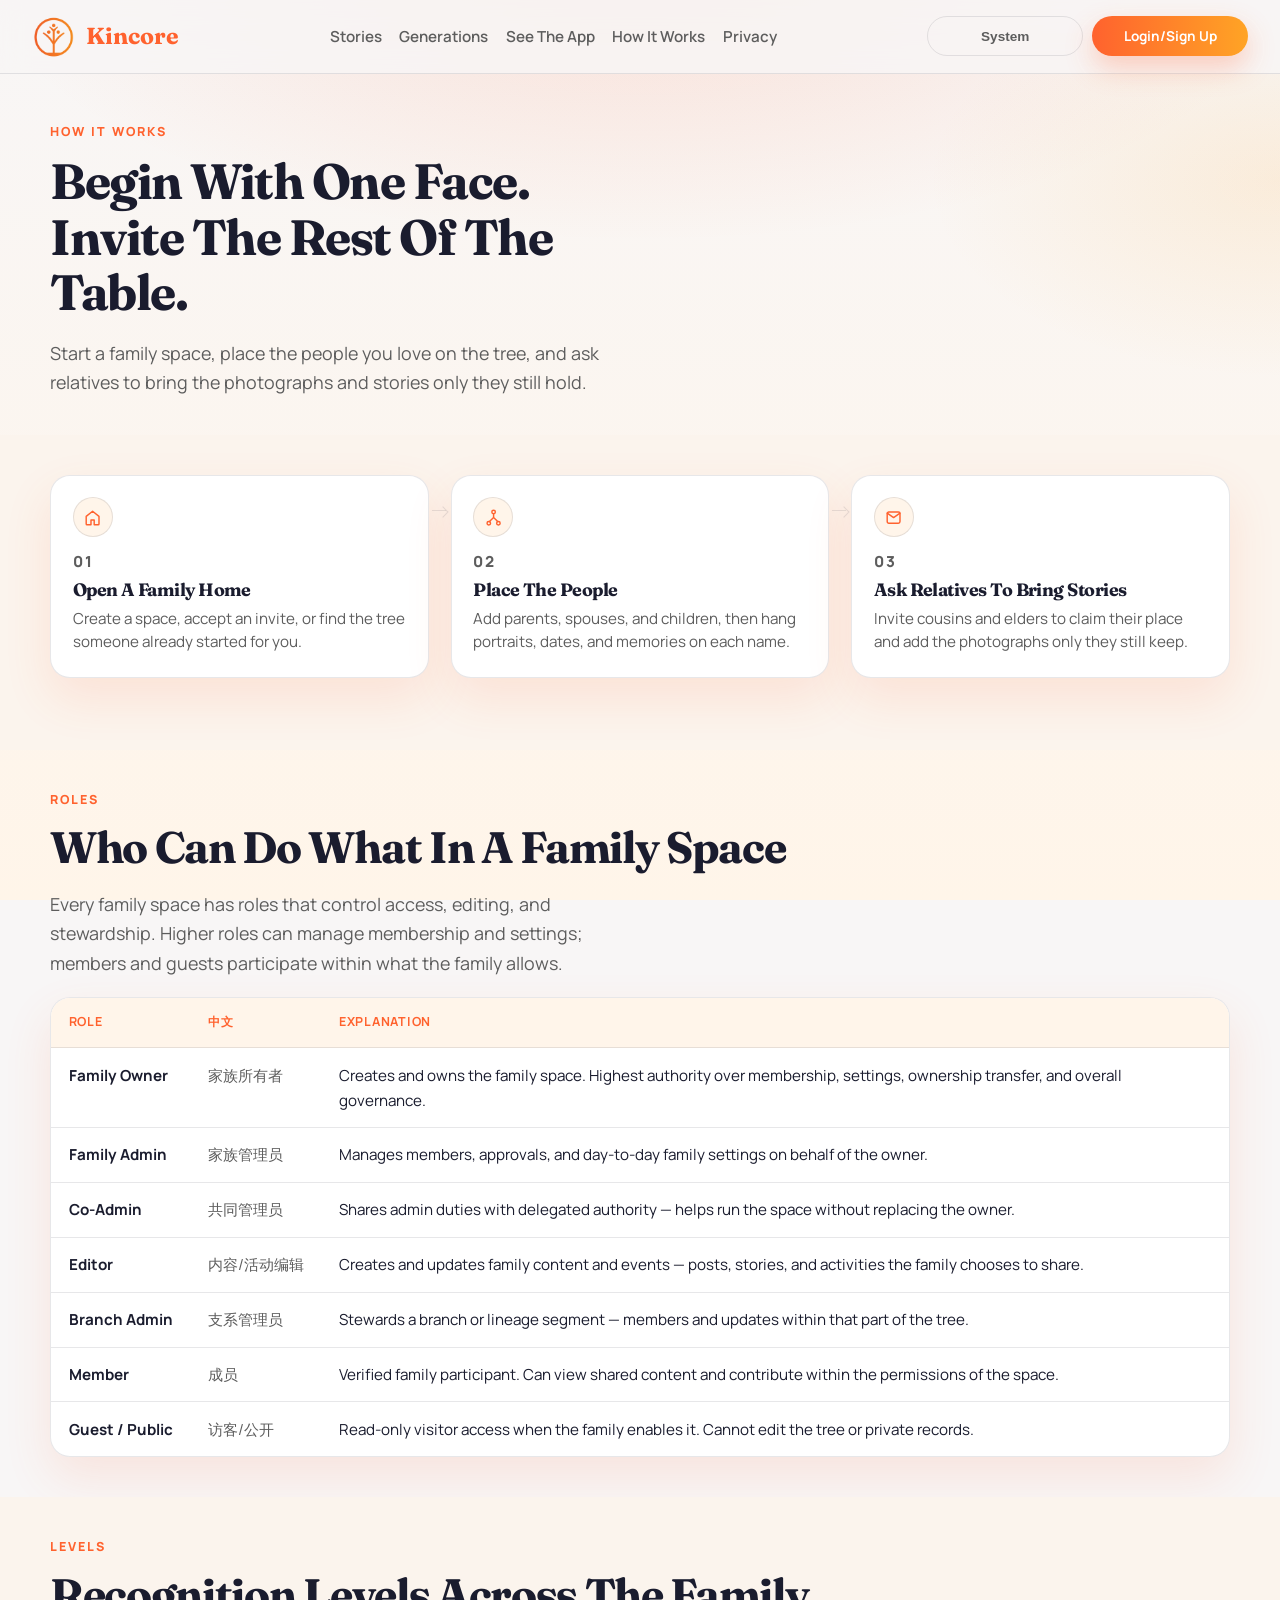
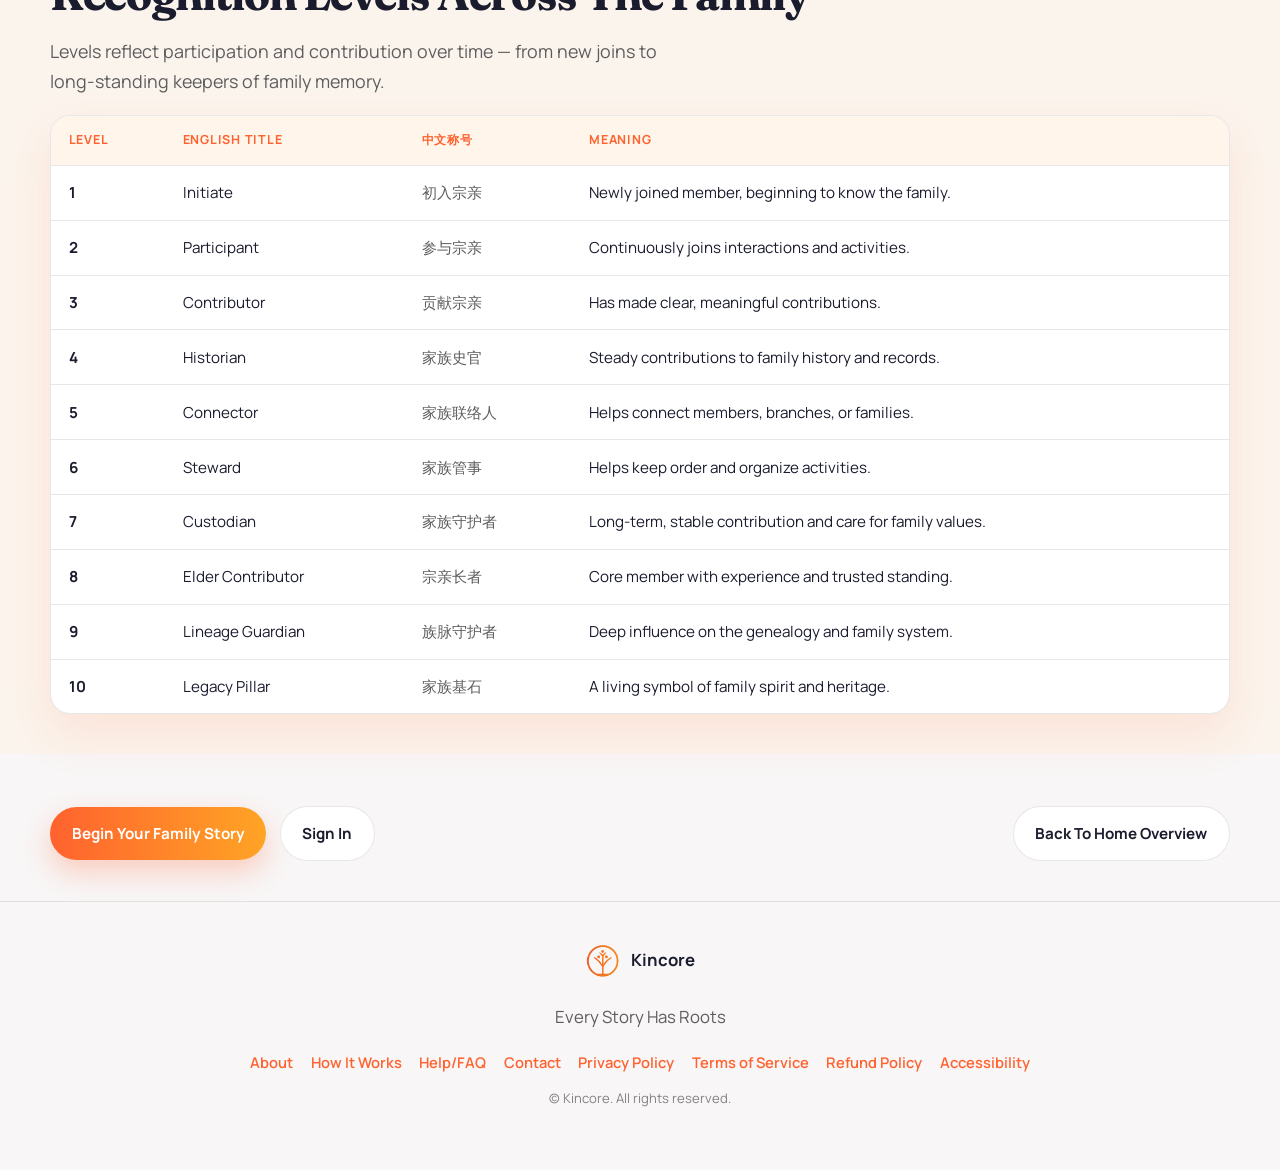
<file: how-it-works.html>
<!doctype html>
<html lang="en">
  <head>
    <meta charset="UTF-8" />
    <meta name="viewport" content="width=device-width, initial-scale=1.0" />
    <title>How It Works — Kincore</title>
    <meta
      name="description"
      content="Learn how Kincore family spaces work — from opening a home to roles, levels, and inviting relatives to share stories."
    />
    <link rel="icon" href="/favicon.png" type="image/png" sizes="64x64" />
    <link rel="icon" type="image/png" sizes="32x32" href="/favicon-32x32.png" />
    <link rel="preconnect" href="https://fonts.googleapis.com" />
    <link rel="preconnect" href="https://fonts.gstatic.com" crossorigin />
    <link
      href="https://fonts.googleapis.com/css2?family=Fraunces:opsz,wght@9..144,500;9..144,700&family=Manrope:wght@400;500;600;700;800&display=swap"
      rel="stylesheet"
    />
    <link rel="stylesheet" href="/styles.css" />
    <script src="/theme.js"></script>
    <script src="/nav.js"></script>
  </head>
  <body class="how-page">
    <div class="sky" aria-hidden="true"></div>
    <header class="top">
      <a class="brand" href="/">
        <img src="/logo.png?v=2" width="44" height="44" alt="" class="brand-logo" />
        <span>Kincore</span>
      </a>
      <button type="button" class="menu-btn" data-menu-toggle aria-expanded="false" aria-controls="site-nav" aria-label="Open menu">
        <span class="menu-btn-bars" aria-hidden="true"></span>
      </button>
      <nav class="nav" id="site-nav" aria-label="Primary">
        <a href="/#stories">Stories</a>
        <a href="/#lineage">Generations</a>
        <a href="/#app">See The App</a>
        <a href="/how-it-works.html" aria-current="page">How It Works</a>
        <a href="/legal.html#privacy">Privacy</a>
      </nav>
      <div class="top-actions">
        <button type="button" class="btn ghost sm" data-theme-toggle aria-pressed="false" aria-label="Theme: System">System</button>
        <a class="btn primary sm" href="/login.html">Login/Sign Up</a>
      </div>
    </header>

    <main>
      <section class="section section-wide how-page-hero">
        <p class="eyebrow">How It Works</p>
        <h1>Begin With One Face. Invite The Rest Of The Table.</h1>
        <p class="section-lede">
          Start a family space, place the people you love on the tree, and ask
          relatives to bring the photographs and stories only they still hold.
        </p>
      </section>

      <section class="section section-wide tint" id="steps">
        <div class="how-steps">
          <article class="how-card">
            <span class="how-icon" aria-hidden="true">
              <svg viewBox="0 0 24 24" fill="none" stroke="currentColor" stroke-width="1.8" stroke-linecap="round" stroke-linejoin="round">
                <path d="M4 10.5 12 4l8 6.5V20a1 1 0 0 1-1 1h-5v-6H10v6H5a1 1 0 0 1-1-1v-9.5Z" />
              </svg>
            </span>
            <p class="how-num">01</p>
            <h3>Open A Family Home</h3>
            <p>Create a space, accept an invite, or find the tree someone already started for you.</p>
          </article>
          <article class="how-card">
            <span class="how-icon" aria-hidden="true">
              <svg viewBox="0 0 24 24" fill="none" stroke="currentColor" stroke-width="1.8" stroke-linecap="round" stroke-linejoin="round">
                <circle cx="12" cy="5" r="2.2" />
                <circle cx="6" cy="19" r="2.2" />
                <circle cx="18" cy="19" r="2.2" />
                <path d="M12 7.2V12M12 12 6.8 17M12 12l5.2 5" />
              </svg>
            </span>
            <p class="how-num">02</p>
            <h3>Place The People</h3>
            <p>Add parents, spouses, and children, then hang portraits, dates, and memories on each name.</p>
          </article>
          <article class="how-card">
            <span class="how-icon" aria-hidden="true">
              <svg viewBox="0 0 24 24" fill="none" stroke="currentColor" stroke-width="1.8" stroke-linecap="round" stroke-linejoin="round">
                <path d="M4 6.5 12 12l8-5.5" />
                <rect x="4" y="5" width="16" height="14" rx="2" />
              </svg>
            </span>
            <p class="how-num">03</p>
            <h3>Ask Relatives To Bring Stories</h3>
            <p>Invite cousins and elders to claim their place and add the photographs only they still keep.</p>
          </article>
        </div>
      </section>

      <section class="section section-wide" id="roles">
        <p class="eyebrow">Roles</p>
        <h2>Who Can Do What In A Family Space</h2>
        <p class="section-lede">
          Every family space has roles that control access, editing, and
          stewardship. Higher roles can manage membership and settings; members
          and guests participate within what the family allows.
        </p>
        <div class="explain-table-wrap">
          <table class="explain-table">
            <caption class="sr-only">Family space roles</caption>
            <thead>
              <tr>
                <th scope="col">Role</th>
                <th scope="col">中文</th>
                <th scope="col">Explanation</th>
              </tr>
            </thead>
            <tbody>
              <tr>
                <td>Family Owner</td>
                <td class="zh">家族所有者</td>
                <td>Creates and owns the family space. Highest authority over membership, settings, ownership transfer, and overall governance.</td>
              </tr>
              <tr>
                <td>Family Admin</td>
                <td class="zh">家族管理员</td>
                <td>Manages members, approvals, and day-to-day family settings on behalf of the owner.</td>
              </tr>
              <tr>
                <td>Co-Admin</td>
                <td class="zh">共同管理员</td>
                <td>Shares admin duties with delegated authority — helps run the space without replacing the owner.</td>
              </tr>
              <tr>
                <td>Editor</td>
                <td class="zh">内容/活动编辑</td>
                <td>Creates and updates family content and events — posts, stories, and activities the family chooses to share.</td>
              </tr>
              <tr>
                <td>Branch Admin</td>
                <td class="zh">支系管理员</td>
                <td>Stewards a branch or lineage segment — members and updates within that part of the tree.</td>
              </tr>
              <tr>
                <td>Member</td>
                <td class="zh">成员</td>
                <td>Verified family participant. Can view shared content and contribute within the permissions of the space.</td>
              </tr>
              <tr>
                <td>Guest / Public</td>
                <td class="zh">访客/公开</td>
                <td>Read-only visitor access when the family enables it. Cannot edit the tree or private records.</td>
              </tr>
            </tbody>
          </table>
        </div>
      </section>

      <section class="section section-wide tint" id="levels">
        <p class="eyebrow">Levels</p>
        <h2>Recognition Levels Across The Family</h2>
        <p class="section-lede">
          Levels reflect participation and contribution over time — from new
          joins to long-standing keepers of family memory.
        </p>
        <div class="explain-table-wrap">
          <table class="explain-table">
            <caption class="sr-only">Contribution levels</caption>
            <thead>
              <tr>
                <th scope="col">Level</th>
                <th scope="col">English Title</th>
                <th scope="col">中文称号</th>
                <th scope="col">Meaning</th>
              </tr>
            </thead>
            <tbody>
              <tr>
                <td>1</td>
                <td>Initiate</td>
                <td class="zh">初入宗亲</td>
                <td>Newly joined member, beginning to know the family.</td>
              </tr>
              <tr>
                <td>2</td>
                <td>Participant</td>
                <td class="zh">参与宗亲</td>
                <td>Continuously joins interactions and activities.</td>
              </tr>
              <tr>
                <td>3</td>
                <td>Contributor</td>
                <td class="zh">贡献宗亲</td>
                <td>Has made clear, meaningful contributions.</td>
              </tr>
              <tr>
                <td>4</td>
                <td>Historian</td>
                <td class="zh">家族史官</td>
                <td>Steady contributions to family history and records.</td>
              </tr>
              <tr>
                <td>5</td>
                <td>Connector</td>
                <td class="zh">家族联络人</td>
                <td>Helps connect members, branches, or families.</td>
              </tr>
              <tr>
                <td>6</td>
                <td>Steward</td>
                <td class="zh">家族管事</td>
                <td>Helps keep order and organize activities.</td>
              </tr>
              <tr>
                <td>7</td>
                <td>Custodian</td>
                <td class="zh">家族守护者</td>
                <td>Long-term, stable contribution and care for family values.</td>
              </tr>
              <tr>
                <td>8</td>
                <td>Elder Contributor</td>
                <td class="zh">宗亲长者</td>
                <td>Core member with experience and trusted standing.</td>
              </tr>
              <tr>
                <td>9</td>
                <td>Lineage Guardian</td>
                <td class="zh">族脉守护者</td>
                <td>Deep influence on the genealogy and family system.</td>
              </tr>
              <tr>
                <td>10</td>
                <td>Legacy Pillar</td>
                <td class="zh">家族基石</td>
                <td>A living symbol of family spirit and heritage.</td>
              </tr>
            </tbody>
          </table>
        </div>
      </section>

      <section class="section section-wide">
        <div class="cta-row cta-row-how">
          <a class="btn primary" href="/login.html?view=signup">Begin Your Family Story</a>
          <a class="btn soft" href="/login.html">Sign In</a>
          <a class="btn soft" href="/#how">Back To Home Overview</a>
        </div>
      </section>
    </main>

    <footer class="site-foot">
      <div class="foot-brand">
        <img src="/logo.png?v=2" width="36" height="36" alt="" class="brand-logo" />
        <strong>Kincore</strong>
      </div>
      <p>Every Story Has Roots</p>
      <nav class="foot-links" aria-label="Site">
        <a href="/about.html">About</a>
        <a href="/how-it-works.html">How It Works</a>
        <a href="/help.html">Help/FAQ</a>
        <a href="/legal.html#contact">Contact</a>
        <a href="/legal.html#privacy">Privacy Policy</a>
        <a href="/legal.html#terms">Terms of Service</a>
        <a href="/legal.html#refund">Refund Policy</a>
        <a href="/legal.html#accessibility">Accessibility</a>
      </nav>
      <p class="fine">&copy; Kincore. All rights reserved.</p>
    </footer>
  </body>
</html>
</file>
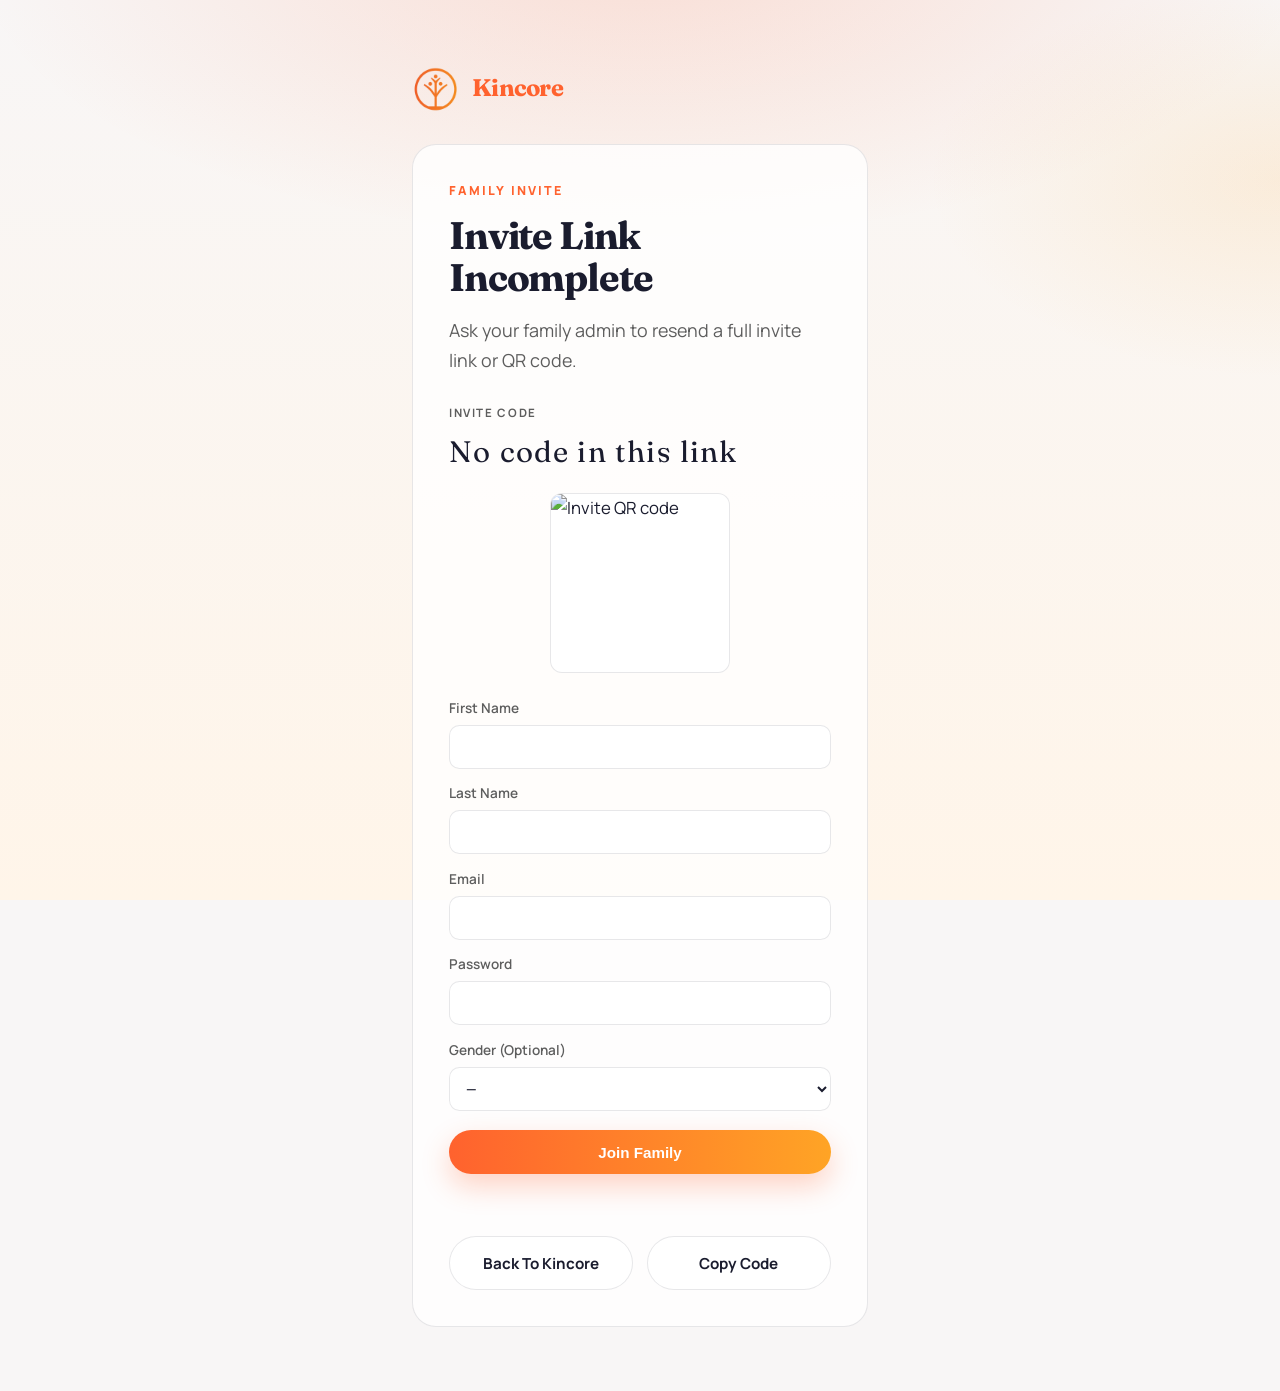
<file: join.html>
<!doctype html>
<html lang="en">
  <head>
    <meta charset="UTF-8" />
    <meta name="viewport" content="width=device-width, initial-scale=1.0" />
    <title>Join Family — Kincore</title>
    <meta name="description" content="Join a Kincore family with your details — no prior login required." />
    <link rel="icon" href="/favicon.ico" sizes="any" />
    <link rel="icon" type="image/png" href="/favicon.png" />
    <link rel="preconnect" href="https://fonts.googleapis.com" />
    <link rel="preconnect" href="https://fonts.gstatic.com" crossorigin />
    <link
      href="https://fonts.googleapis.com/css2?family=Fraunces:opsz,wght@9..144,500;9..144,700&family=Manrope:wght@400;500;600;700&display=swap"
      rel="stylesheet"
    />
    <link rel="stylesheet" href="/styles.css" />
    <link rel="stylesheet" href="/join.css" />
    <script src="/theme.js"></script>
  </head>
  <body class="join-page">
    <div class="sky" aria-hidden="true"></div>

    <main class="join-stage">
      <a class="brand" href="/">
        <img src="/logo.png?v=2" width="48" height="48" alt="" class="brand-logo" />
        <span>Kincore</span>
      </a>

      <section class="join-card">
        <p class="eyebrow">Family Invite</p>
        <h1 id="join-title">Join This Family</h1>
        <p class="lede" id="join-lede">Enter your details below. No separate login step.</p>

        <p class="code-label">Invite Code</p>
        <p class="code-value" id="invite-code">—</p>
        <div id="qr-wrap" class="qr-wrap" hidden>
          <img id="qr-img" alt="Invite QR code" width="180" height="180" />
        </div>

        <form id="join-form" class="join-form" hidden>
          <label>
            First Name
            <input name="first_name" required autocomplete="given-name" />
          </label>
          <label>
            Last Name
            <input name="last_name" required autocomplete="family-name" />
          </label>
          <label>
            Email
            <input name="email" type="email" required autocomplete="email" />
          </label>
          <label>
            Password
            <input name="password" type="password" required minlength="6" autocomplete="new-password" />
          </label>
          <label>
            Gender (Optional)
            <select name="gender">
              <option value="">—</option>
              <option value="female">Female</option>
              <option value="male">Male</option>
              <option value="other">Other</option>
            </select>
          </label>
          <button type="submit" class="btn primary" id="submit-btn">Join Family</button>
          <p class="fine" id="form-status" role="status"></p>
        </form>

        <div class="cta-row" id="fallback-actions">
          <a class="btn soft" id="open-app" href="#">Open In Kincore App</a>
          <button type="button" class="btn soft" id="copy-code">Copy Code</button>
        </div>
      </section>
    </main>

    <script>
      (function () {
        var API = "https://uat-api.kincore.com";
        var params = new URLSearchParams(window.location.search);
        var pathMatch = window.location.pathname.match(/\/join\/([^/?#]+)/i);
        var code = (params.get("code") || (pathMatch && pathMatch[1]) || "")
          .trim()
          .toUpperCase();

        var codeEl = document.getElementById("invite-code");
        var openApp = document.getElementById("open-app");
        var copyBtn = document.getElementById("copy-code");
        var title = document.getElementById("join-title");
        var lede = document.getElementById("join-lede");
        var form = document.getElementById("join-form");
        var statusEl = document.getElementById("form-status");
        var qrWrap = document.getElementById("qr-wrap");
        var qrImg = document.getElementById("qr-img");

        if (!code) {
          codeEl.textContent = "No code in this link";
          title.textContent = "Invite Link Incomplete";
          lede.textContent = "Ask your family admin to resend a full invite link or QR code.";
          openApp.href = "/";
          openApp.textContent = "Back To Kincore";
          return;
        }

        codeEl.textContent = code;
        openApp.href = "kincore://join/" + encodeURIComponent(code);

        fetch(API + "/api/families/join-info?code=" + encodeURIComponent(code))
          .then(function (r) {
            return r.json().then(function (d) {
              return { ok: r.ok, d: d };
            });
          })
          .then(function (res) {
            if (!res.ok) {
              title.textContent = "Invite Not Found";
              lede.textContent = res.d.error || "This invite code is invalid or expired.";
              return;
            }
            if (res.d.family_name) {
              title.textContent = "Join " + res.d.family_name;
            }
            if (res.d.qr_code_data_url) {
              qrImg.src = res.d.qr_code_data_url;
              qrWrap.hidden = false;
            }
            form.hidden = false;
          })
          .catch(function () {
            form.hidden = false;
            lede.textContent = "Enter your details to join.";
          });

        copyBtn.addEventListener("click", function () {
          if (navigator.clipboard && navigator.clipboard.writeText) {
            navigator.clipboard.writeText(code).then(function () {
              copyBtn.textContent = "Copied";
              setTimeout(function () {
                copyBtn.textContent = "Copy Code";
              }, 1600);
            });
          }
        });

        form.addEventListener("submit", function (e) {
          e.preventDefault();
          statusEl.textContent = "Joining…";
          statusEl.style.color = "";
          var fd = new FormData(form);
          var body = {
            link: code,
            first_name: fd.get("first_name"),
            last_name: fd.get("last_name"),
            email: fd.get("email"),
            password: fd.get("password"),
            gender: fd.get("gender") || undefined,
          };
          fetch(API + "/api/families/join", {
            method: "POST",
            headers: { "Content-Type": "application/json" },
            body: JSON.stringify(body),
          })
            .then(function (r) {
              return r.json().then(function (d) {
                return { ok: r.ok, status: r.status, d: d };
              });
            })
            .then(function (res) {
              if (!res.ok) {
                statusEl.style.color = "#b42318";
                statusEl.textContent = res.d.error || "Could not join";
                return;
              }
              statusEl.style.color = "#2f6b4f";
              statusEl.textContent =
                (res.d.message || "Joined") +
                ". You can open the Kincore app and sign in with this email.";
              try {
                localStorage.setItem("kincore_join_token", res.d.token || "");
                localStorage.setItem("kincore_join_space", res.d.space_id || "");
              } catch (_) {}
              form.querySelectorAll("input, select, button").forEach(function (el) {
                el.disabled = true;
              });
            })
            .catch(function (err) {
              statusEl.style.color = "#b42318";
              statusEl.textContent = err.message || "Network error";
            });
        });
      })();
    </script>
  </body>
</html>
</file>
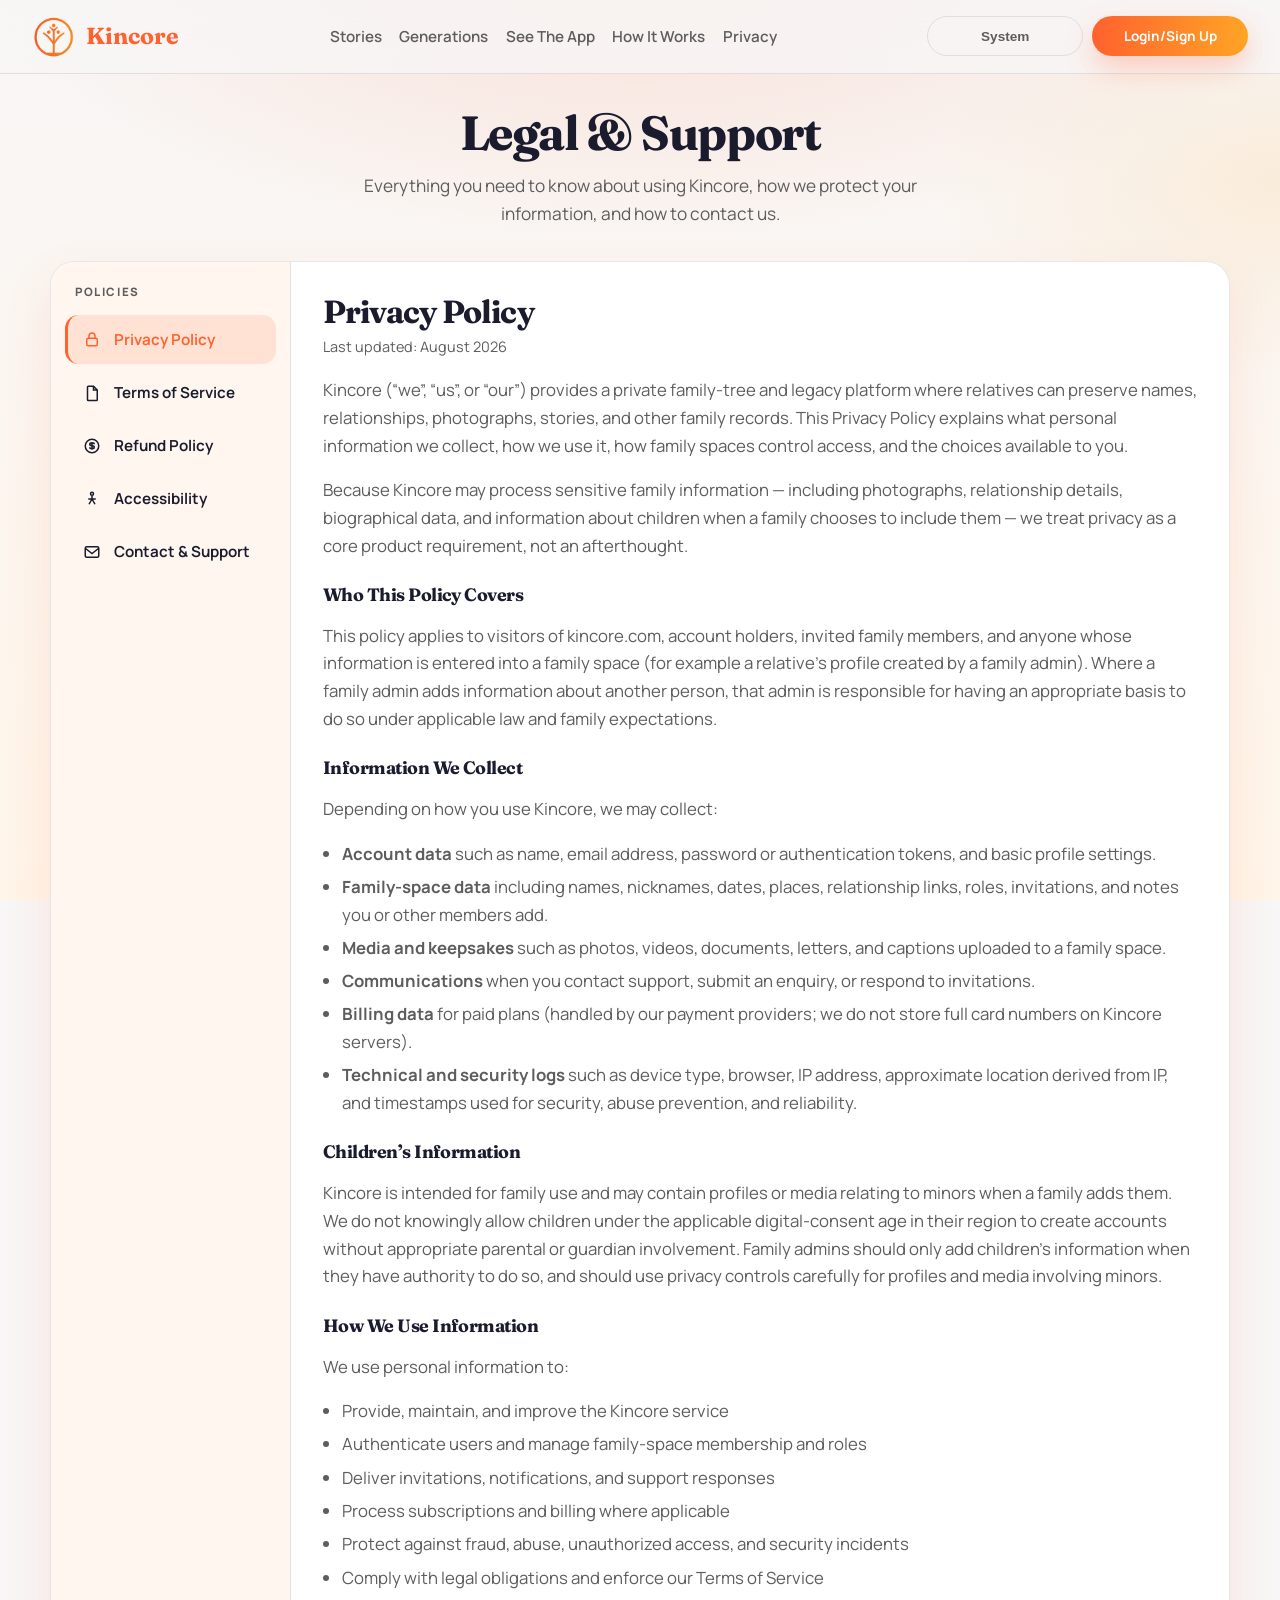
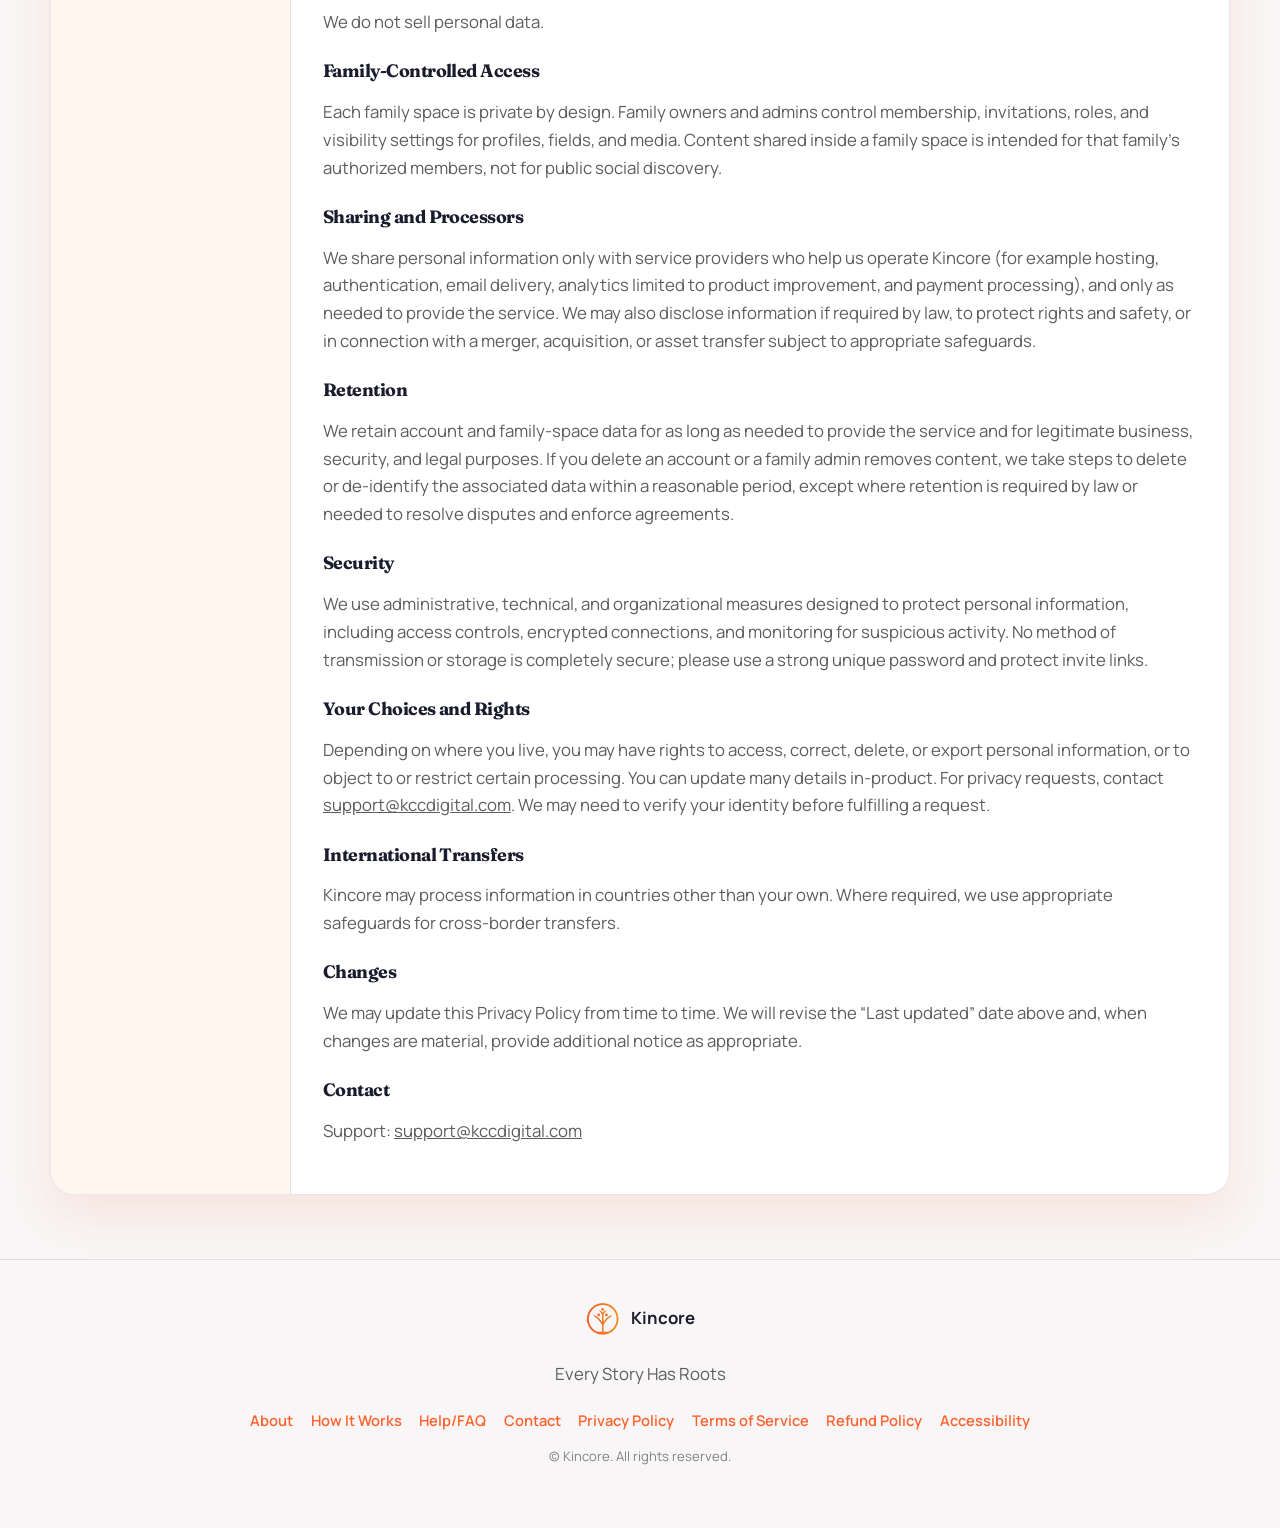
<file: legal.html>
<!doctype html>
<html lang="en">
  <head>
    <meta charset="UTF-8" />
    <meta name="viewport" content="width=device-width, initial-scale=1.0" />
    <title>Legal &amp; Support — Kincore</title>
    <meta
      name="description"
      content="Privacy, terms, refunds, accessibility, and contact support for Kincore — all in one place."
    />
    <link rel="icon" href="/favicon.png" type="image/png" sizes="64x64" />
    <link rel="icon" type="image/png" sizes="32x32" href="/favicon-32x32.png" />
    <link rel="preconnect" href="https://fonts.googleapis.com" />
    <link rel="preconnect" href="https://fonts.gstatic.com" crossorigin />
    <link
      href="https://fonts.googleapis.com/css2?family=Fraunces:opsz,wght@9..144,500;9..144,700&family=Manrope:wght@400;500;600;700;800&display=swap"
      rel="stylesheet"
    />
    <link rel="stylesheet" href="/styles.css" />
    <script src="/theme.js"></script>
    <script src="/nav.js"></script>
  </head>
  <body>
    <div class="sky" aria-hidden="true"></div>
    <header class="top">
      <a class="brand" href="/">
        <img src="/logo.png?v=2" width="44" height="44" alt="" class="brand-logo" />
        <span>Kincore</span>
      </a>
      <button type="button" class="menu-btn" data-menu-toggle aria-expanded="false" aria-controls="site-nav" aria-label="Open menu">
        <span class="menu-btn-bars" aria-hidden="true"></span>
      </button>
      <nav class="nav" id="site-nav" aria-label="Primary">
        <a href="/#stories">Stories</a>
        <a href="/#lineage">Generations</a>
        <a href="/#app">See The App</a>
        <a href="/how-it-works.html">How It Works</a>
        <a href="/legal.html#privacy">Privacy</a>
      </nav>
      <div class="top-actions">
        <button type="button" class="btn ghost sm" data-theme-toggle aria-pressed="false" aria-label="Theme: System">System</button>
        <a class="btn primary sm" href="/login.html">Login/Sign Up</a>
      </div>
    </header>

    <main class="legal-hub">
      <header class="legal-hub-intro">
        <h1>Legal &amp; Support</h1>
        <p>
          Everything you need to know about using Kincore, how we protect your
          information, and how to contact us.
        </p>
      </header>

      <div class="legal-shell">
        <nav class="legal-nav" aria-label="Policies">
          <p class="legal-nav-label">Policies</p>
          <label class="legal-nav-select-wrap">
            <span class="legal-nav-select-label">Jump to</span>
            <select class="legal-nav-select" data-legal-select aria-label="Select a policy">
              <option value="privacy">Privacy Policy</option>
              <option value="terms">Terms of Service</option>
              <option value="refund">Refund Policy</option>
              <option value="accessibility">Accessibility</option>
              <option value="contact">Contact &amp; Support</option>
            </select>
          </label>
          <div class="legal-nav-links">
            <a href="#privacy" class="legal-nav-link is-active" data-legal-tab="privacy">
              <span class="legal-nav-icon" aria-hidden="true">
                <svg viewBox="0 0 24 24" width="18" height="18" fill="none" stroke="currentColor" stroke-width="2"><rect x="5" y="11" width="14" height="10" rx="2"/><path d="M8 11V8a4 4 0 0 1 8 0v3"/></svg>
              </span>
              Privacy Policy
            </a>
            <a href="#terms" class="legal-nav-link" data-legal-tab="terms">
              <span class="legal-nav-icon" aria-hidden="true">
                <svg viewBox="0 0 24 24" width="18" height="18" fill="none" stroke="currentColor" stroke-width="2"><path d="M7 3h7l5 5v13a1 1 0 0 1-1 1H7a1 1 0 0 1-1-1V4a1 1 0 0 1 1-1z"/><path d="M14 3v5h5"/></svg>
              </span>
              Terms of Service
            </a>
            <a href="#refund" class="legal-nav-link" data-legal-tab="refund">
              <span class="legal-nav-icon" aria-hidden="true">
                <svg viewBox="0 0 24 24" width="18" height="18" fill="none" stroke="currentColor" stroke-width="2"><circle cx="12" cy="12" r="9"/><path d="M12 7v10M15 9.5c0-1.1-1.3-2-3-2s-3 .9-3 2 1.3 2 3 2 3 .9 3 2-1.3 2-3 2-3-.9-3-2"/></svg>
              </span>
              Refund Policy
            </a>
            <a href="#accessibility" class="legal-nav-link" data-legal-tab="accessibility">
              <span class="legal-nav-icon" aria-hidden="true">
                <svg viewBox="0 0 24 24" width="18" height="18" fill="none" stroke="currentColor" stroke-width="2"><circle cx="12" cy="5" r="2"/><path d="M12 8v4m0 0 4 7M12 12l-4 7M7 12h10"/></svg>
              </span>
              Accessibility
            </a>
            <a href="#contact" class="legal-nav-link" data-legal-tab="contact">
              <span class="legal-nav-icon" aria-hidden="true">
                <svg viewBox="0 0 24 24" width="18" height="18" fill="none" stroke="currentColor" stroke-width="2"><rect x="3" y="5" width="18" height="14" rx="2"/><path d="m3 7 9 7 9-7"/></svg>
              </span>
              Contact &amp; Support
            </a>
          </div>
        </nav>

        <div class="legal-panels">
          <article class="legal-panel is-active" id="privacy" data-legal-panel="privacy">
            <h2>Privacy Policy</h2>
            <p class="legal-updated">Last updated: August 2026</p>
            <p>
              Kincore (“we”, “us”, or “our”) provides a private family-tree and
              legacy platform where relatives can preserve names, relationships,
              photographs, stories, and other family records. This Privacy Policy
              explains what personal information we collect, how we use it, how
              family spaces control access, and the choices available to you.
            </p>
            <p>
              Because Kincore may process sensitive family information — including
              photographs, relationship details, biographical data, and information
              about children when a family chooses to include them — we treat
              privacy as a core product requirement, not an afterthought.
            </p>

            <h3>Who This Policy Covers</h3>
            <p>
              This policy applies to visitors of kincore.com, account holders,
              invited family members, and anyone whose information is entered into
              a family space (for example a relative’s profile created by a family
              admin). Where a family admin adds information about another person,
              that admin is responsible for having an appropriate basis to do so
              under applicable law and family expectations.
            </p>

            <h3>Information We Collect</h3>
            <p>Depending on how you use Kincore, we may collect:</p>
            <ul>
              <li>
                <strong>Account data</strong> such as name, email address, password
                or authentication tokens, and basic profile settings.
              </li>
              <li>
                <strong>Family-space data</strong> including names, nicknames,
                dates, places, relationship links, roles, invitations, and notes
                you or other members add.
              </li>
              <li>
                <strong>Media and keepsakes</strong> such as photos, videos,
                documents, letters, and captions uploaded to a family space.
              </li>
              <li>
                <strong>Communications</strong> when you contact support, submit an
                enquiry, or respond to invitations.
              </li>
              <li>
                <strong>Billing data</strong> for paid plans (handled by our payment
                providers; we do not store full card numbers on Kincore servers).
              </li>
              <li>
                <strong>Technical and security logs</strong> such as device type,
                browser, IP address, approximate location derived from IP, and
                timestamps used for security, abuse prevention, and reliability.
              </li>
            </ul>

            <h3>Children’s Information</h3>
            <p>
              Kincore is intended for family use and may contain profiles or media
              relating to minors when a family adds them. We do not knowingly allow
              children under the applicable digital-consent age in their region to
              create accounts without appropriate parental or guardian involvement.
              Family admins should only add children’s information when they have
              authority to do so, and should use privacy controls carefully for
              profiles and media involving minors.
            </p>

            <h3>How We Use Information</h3>
            <p>We use personal information to:</p>
            <ul>
              <li>Provide, maintain, and improve the Kincore service</li>
              <li>Authenticate users and manage family-space membership and roles</li>
              <li>Deliver invitations, notifications, and support responses</li>
              <li>Process subscriptions and billing where applicable</li>
              <li>Protect against fraud, abuse, unauthorized access, and security incidents</li>
              <li>Comply with legal obligations and enforce our Terms of Service</li>
            </ul>
            <p>We do not sell personal data.</p>

            <h3>Family-Controlled Access</h3>
            <p>
              Each family space is private by design. Family owners and admins
              control membership, invitations, roles, and visibility settings for
              profiles, fields, and media. Content shared inside a family space is
              intended for that family’s authorized members, not for public social
              discovery.
            </p>

            <h3>Sharing and Processors</h3>
            <p>
              We share personal information only with service providers who help us
              operate Kincore (for example hosting, authentication, email delivery,
              analytics limited to product improvement, and payment processing), and
              only as needed to provide the service. We may also disclose information
              if required by law, to protect rights and safety, or in connection with
              a merger, acquisition, or asset transfer subject to appropriate
              safeguards.
            </p>

            <h3>Retention</h3>
            <p>
              We retain account and family-space data for as long as needed to provide
              the service and for legitimate business, security, and legal purposes.
              If you delete an account or a family admin removes content, we take
              steps to delete or de-identify the associated data within a reasonable
              period, except where retention is required by law or needed to resolve
              disputes and enforce agreements.
            </p>

            <h3>Security</h3>
            <p>
              We use administrative, technical, and organizational measures designed
              to protect personal information, including access controls, encrypted
              connections, and monitoring for suspicious activity. No method of
              transmission or storage is completely secure; please use a strong
              unique password and protect invite links.
            </p>

            <h3>Your Choices and Rights</h3>
            <p>
              Depending on where you live, you may have rights to access, correct,
              delete, or export personal information, or to object to or restrict
              certain processing. You can update many details in-product. For privacy
              requests, contact
              <a href="mailto:support@kccdigital.com">support@kccdigital.com</a>.
              We may need to verify your identity before fulfilling a request.
            </p>

            <h3>International Transfers</h3>
            <p>
              Kincore may process information in countries other than your own.
              Where required, we use appropriate safeguards for cross-border
              transfers.
            </p>

            <h3>Changes</h3>
            <p>
              We may update this Privacy Policy from time to time. We will revise the
              “Last updated” date above and, when changes are material, provide
              additional notice as appropriate.
            </p>

            <h3>Contact</h3>
            <p>
              Support:
              <a href="mailto:support@kccdigital.com">support@kccdigital.com</a>
            </p>
          </article>

          <article class="legal-panel" id="terms" data-legal-panel="terms" hidden>
            <h2>Terms of Service</h2>
            <p class="legal-updated">Last updated: August 2026</p>
            <p>
              These Terms of Service (“Terms”) govern your access to and use of
              Kincore websites, apps, and related services (the “Service”). By
              creating an account or using Kincore, you agree to these Terms. If you
              are using Kincore on behalf of a family or organization, you confirm
              you have authority to accept these Terms for that use.
            </p>

            <h3>The Service</h3>
            <p>
              Kincore helps families create private family spaces, build family
              trees, store photographs and keepsakes, manage invitations and roles,
              and preserve generational stories. Features may change over time as we
              improve the product.
            </p>

            <h3>Eligibility and Accounts</h3>
            <p>
              You must provide accurate account information and keep your login
              credentials secure. You are responsible for activity under your
              account. Notify us promptly if you suspect unauthorized access.
              Accounts for minors should only be created with appropriate parental
              or guardian involvement where required by law.
            </p>

            <h3>Family Spaces, Roles, and Content</h3>
            <p>
              Family owners and admins control membership, invitations, roles, and
              many visibility settings inside a family space. You agree that:
            </p>
            <ul>
              <li>
                You will only upload or enter content you have the right to share
                with the family members who can access it.
              </li>
              <li>
                You will not upload unlawful, harassing, exploitative, or infringing
                material, or content that violates another person’s privacy or
                publicity rights.
              </li>
              <li>
                Information about other people (including children and relatives who
                are not yet members) should be added only when you have an
                appropriate basis to do so.
              </li>
              <li>
                Admins may moderate membership and content within their family space
                according to family rules and applicable law.
              </li>
            </ul>
            <p>
              You retain ownership of content you submit. You grant Kincore a limited
              license to host, store, process, display, and transmit that content
              solely to operate and improve the Service for your family space.
            </p>

            <h3>Acceptable Use</h3>
            <p>You agree not to:</p>
            <ul>
              <li>Attempt to access another family’s private space without authorization</li>
              <li>Probe, scrape, overload, or disrupt the Service</li>
              <li>Circumvent security, privacy, or access controls</li>
              <li>Use Kincore to spam, phish, or distribute malware</li>
              <li>Misrepresent your identity or affiliation when inviting or claiming profiles</li>
            </ul>

            <h3>Subscriptions and Payments</h3>
            <p>
              Some features may require a paid plan. Fees, billing intervals, and
              renewal terms will be presented at purchase. Taxes may apply. Refunds
              are handled under our Refund Policy. Purchases made through app stores
              are also subject to those stores’ terms.
            </p>

            <h3>Privacy</h3>
            <p>
              Our collection and use of personal information is described in the
              Privacy Policy, which forms part of your agreement to use Kincore.
            </p>

            <h3>Availability and Changes</h3>
            <p>
              We strive for reliable service but do not guarantee uninterrupted
              availability. We may perform maintenance, update features, or suspend
              access to address security or operational issues. We may modify these
              Terms; continued use after notice of material changes constitutes
              acceptance of the updated Terms.
            </p>

            <h3>Termination</h3>
            <p>
              You may stop using Kincore at any time. We may suspend or terminate
              access if you violate these Terms, create risk or legal exposure, or
              if required for security or legal reasons. Provisions that by their
              nature should survive termination will survive.
            </p>

            <h3>Disclaimers and Limitation of Liability</h3>
            <p>
              The Service is provided on an “as is” and “as available” basis to the
              fullest extent permitted by law. Kincore is a tool for families to
              organize and preserve their own records; we do not provide legal,
              genealogical certification, or professional advice. To the maximum
              extent permitted by law, Kincore and its affiliates are not liable for
              indirect, incidental, special, consequential, or punitive damages, or
              for loss of data, profits, or goodwill arising from your use of the
              Service.
            </p>

            <h3>Contact</h3>
            <p>
              Support:
              <a href="mailto:support@kccdigital.com">support@kccdigital.com</a>
            </p>
          </article>

          <article class="legal-panel" id="refund" data-legal-panel="refund" hidden>
            <h2>Refund Policy</h2>
            <p class="legal-updated">Last updated: August 2026</p>
            <h3>Eligibility</h3>
            <p>
              If you purchased a paid Kincore plan, refund requests may be submitted
              within 14 days of purchase unless otherwise stated in your order
              confirmation. Subscription fees billed in error or for unused annual
              plans may qualify after review.
            </p>
            <h3>How to Request</h3>
            <p>
              Email
              <a href="mailto:support@kincore.com">support@kincore.com</a>
              with your account email and transaction reference.
            </p>
            <aside class="legal-callout">
              Include your purchase date and plan name so we can locate the charge
              quickly.
            </aside>
            <h3>Processing Time</h3>
            <p>
              Approved refunds are typically processed within 5–10 business days.
              Timing may vary depending on your payment provider or bank.
            </p>
            <h3>App Store Purchases</h3>
            <p>
              Purchases made through the Apple App Store or Google Play are subject
              to those stores’ refund rules. Request those refunds through the
              respective store support channels.
            </p>
            <h3>Contact</h3>
            <p>
              <a href="mailto:support@kincore.com">support@kincore.com</a>
            </p>
          </article>

          <article class="legal-panel" id="accessibility" data-legal-panel="accessibility" hidden>
            <h2>Accessibility</h2>
            <p class="legal-updated">Last updated: August 2026</p>
            <p>
              Kincore is committed to making our website and applications usable for
              people with diverse abilities.
            </p>
            <h3>Our Approach</h3>
            <p>
              We aim for readable typography, sufficient color contrast, keyboard
              navigation, and descriptive labels on forms and controls.
            </p>
            <h3>Feedback</h3>
            <p>
              If you encounter a barrier, contact
              <a href="mailto:support@kincore.com">support@kincore.com</a>
              with the topic “Accessibility feedback” and we will work to address it.
            </p>
          </article>

          <article class="legal-panel" id="contact" data-legal-panel="contact" hidden>
            <h2>Contact &amp; Support</h2>
            <p class="legal-updated">Last updated: August 2026</p>
            <p>
              Need assistance with your Kincore account, family space, subscription,
              privacy request, or another issue? Send us a message and our support
              team will direct your enquiry to the appropriate team.
            </p>
            <div class="legal-contact-grid">
              <div class="legal-contact-col">
                <h3>We Would Like To Hear From You</h3>
                <div class="contact-details">
                  <p>Email: <a href="mailto:support@kincore.com">support@kincore.com</a></p>
                </div>
                <p class="fine legal-contact-note">
                  All form submissions can still arrive in the same mailbox, while
                  the topic helps us filter them automatically.
                </p>
              </div>
              <div class="legal-contact-col">
                <h3>Send a Message</h3>
                <form class="enquiry-form" id="contact-form">
                  <label>Full Name <input name="name" required autocomplete="name" /></label>
                  <label>Email <input name="email" type="email" required autocomplete="email" /></label>
                  <label>
                    Topic
                    <select name="topic" required>
                      <option value="">Select a topic</option>
                      <option>General enquiry</option>
                      <option>Account support</option>
                      <option>Privacy or data request</option>
                      <option>Billing or refund</option>
                      <option>Accessibility feedback</option>
                      <option>Legal enquiry</option>
                      <option>Report content or misuse</option>
                    </select>
                  </label>
                  <label>Message <textarea name="message" required></textarea></label>
                  <button class="btn primary" type="submit">Send Message</button>
                  <p class="fine" id="contact-status" role="status"></p>
                </form>
              </div>
            </div>
          </article>
        </div>
      </div>
    </main>

    <footer class="site-foot">
      <div class="foot-brand">
        <img src="/logo.png?v=2" width="36" height="36" alt="" class="brand-logo" />
        <strong>Kincore</strong>
      </div>
      <p>Every Story Has Roots</p>
      <nav class="foot-links" aria-label="Site">
        <a href="/about.html">About</a>
        <a href="/how-it-works.html">How It Works</a>
        <a href="/help.html">Help/FAQ</a>
        <a href="/legal.html#contact">Contact</a>
        <a href="/legal.html#privacy">Privacy Policy</a>
        <a href="/legal.html#terms">Terms of Service</a>
        <a href="/legal.html#refund">Refund Policy</a>
        <a href="/legal.html#accessibility">Accessibility</a>
      </nav>
      <p class="fine">&copy; Kincore. All rights reserved.</p>
    </footer>
    <script src="/legal.js"></script>
  </body>
</html>
</file>
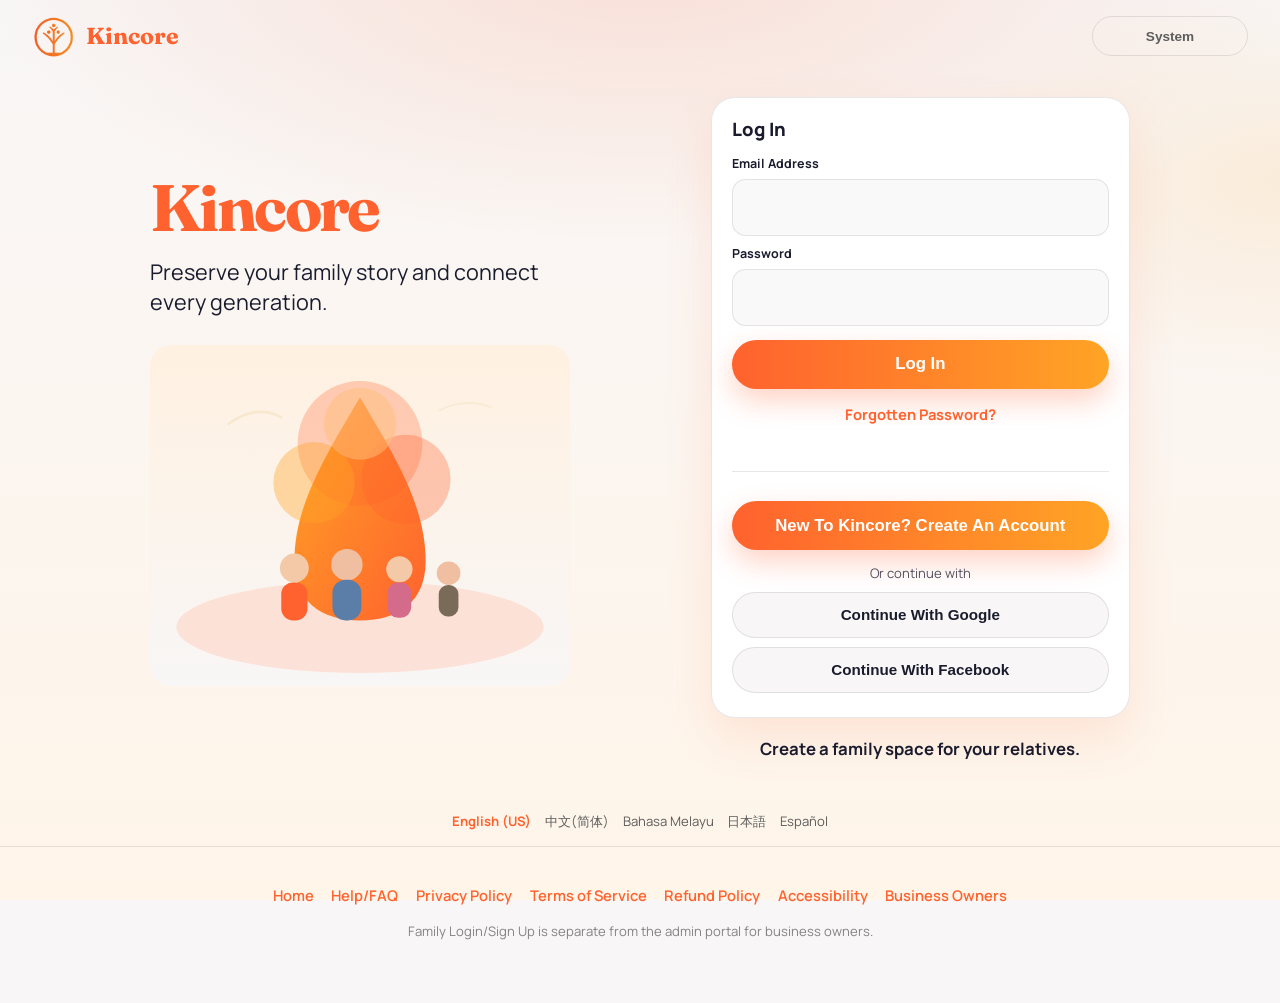
<file: login.html>
<!doctype html>
<html lang="en">
  <head>
    <meta charset="UTF-8" />
    <meta name="viewport" content="width=device-width, initial-scale=1.0" />
    <title>Login/Sign Up — Kincore</title>
    <meta
      name="description"
      content="Log in or create a Kincore family account. The admin portal is for business owners only."
    />
    <link rel="icon" href="/favicon.png" type="image/png" sizes="64x64" />
    <link rel="icon" type="image/png" sizes="32x32" href="/favicon-32x32.png" />
    <link rel="preconnect" href="https://fonts.googleapis.com" />
    <link rel="preconnect" href="https://fonts.gstatic.com" crossorigin />
    <link
      href="https://fonts.googleapis.com/css2?family=Fraunces:opsz,wght@9..144,500;9..144,700&family=Manrope:wght@400;500;600;700;800&display=swap"
      rel="stylesheet"
    />
    <link rel="stylesheet" href="/styles.css" />
    <link rel="stylesheet" href="/login.css" />
    <script src="/theme.js"></script>
  </head>
  <body class="login-page">
    <div class="sky" aria-hidden="true"></div>

    <header class="top">
      <a class="brand" href="/">
        <img src="/logo.png?v=2" width="44" height="44" alt="" class="brand-logo" />
        <span>Kincore</span>
      </a>
      <div class="top-actions">
        <button type="button" class="btn ghost sm" data-theme-toggle aria-pressed="false" aria-label="Theme: System">System</button>
      </div>
    </header>

    <main class="login-shell">
      <section class="login-brand">
        <h1 id="brand-title">Kincore</h1>
        <p id="brand-tagline">Preserve your family story and connect every generation.</p>
        <img class="login-art" src="/hero-family.svg" alt="" />
      </section>

      <section>
        <form class="login-card" id="auth-form">
          <h2 id="card-title">Log In</h2>
          <div class="signup-fields">
            <label id="label-first" for="first-name">First Name</label>
            <input id="first-name" name="first_name" autocomplete="given-name" />
            <label id="label-last" for="last-name">Last Name</label>
            <input id="last-name" name="last_name" autocomplete="family-name" />
          </div>
          <label id="label-email" for="email">Email Address</label>
          <input id="email" name="email" type="email" required autocomplete="username" />
          <label id="label-password" for="password">Password</label>
          <input id="password" name="password" type="password" required minlength="6" autocomplete="current-password" />
          <button type="submit" class="btn primary block" id="submit-btn">Log In</button>
          <a class="ghost-link login-only" href="#" id="forgot-btn">Forgotten Password?</a>
          <p class="login-status" id="auth-status" role="status"></p>
          <hr class="login-rule" />
          <button type="button" class="btn primary block" id="switch-mode">New To Kincore? Create An Account</button>
          <p class="fine" id="or-label" style="text-align:center;margin:0.85rem 0 0.4rem">Or continue with</p>
          <div class="social-row">
            <button type="button" class="btn social" id="google-btn">Continue With Google</button>
            <button type="button" class="btn social" id="facebook-btn">Continue With Facebook</button>
          </div>
        </form>
        <p class="login-aside" id="create-hint">Create a family space for your relatives.</p>
      </section>
    </main>

    <div class="login-langs" role="navigation" aria-label="Language">
      <button type="button" data-lang="en">English (US)</button>
      <button type="button" data-lang="zh">中文(简体)</button>
      <button type="button" data-lang="ms">Bahasa Melayu</button>
      <button type="button" data-lang="ja">日本語</button>
      <button type="button" data-lang="es">Español</button>
    </div>

    <footer class="site-foot">
      <nav class="foot-links" aria-label="Site">
        <a href="/">Home</a>
        <a href="/help.html">Help/FAQ</a>
        <a href="/legal.html#privacy">Privacy Policy</a>
        <a href="/legal.html#terms">Terms of Service</a>
        <a href="/legal.html#refund">Refund Policy</a>
        <a href="/legal.html#accessibility">Accessibility</a>
        <a href="https://uat-admin.kincore.com/">Business Owners</a>
      </nav>
      <p class="fine">Family Login/Sign Up is separate from the admin portal for business owners.</p>
    </footer>
    <script src="/login.js"></script>
  </body>
</html>
</file>
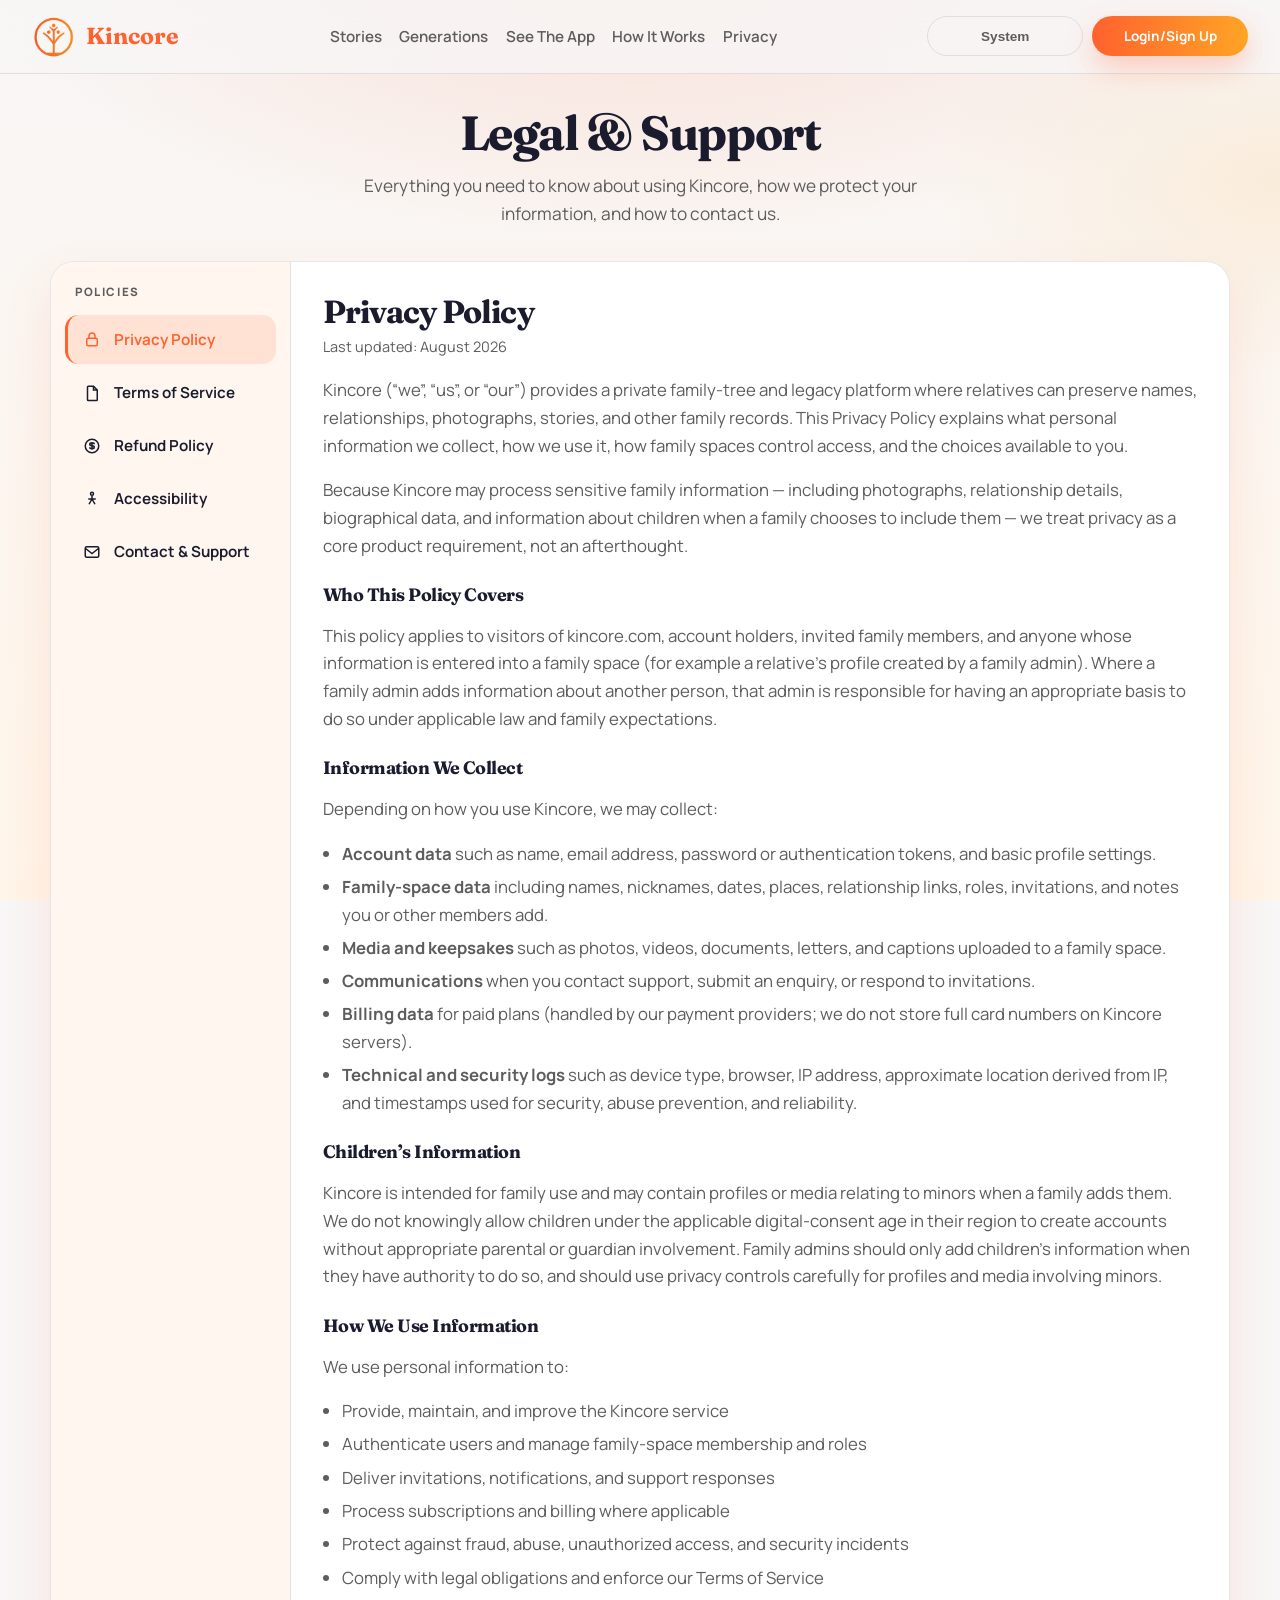
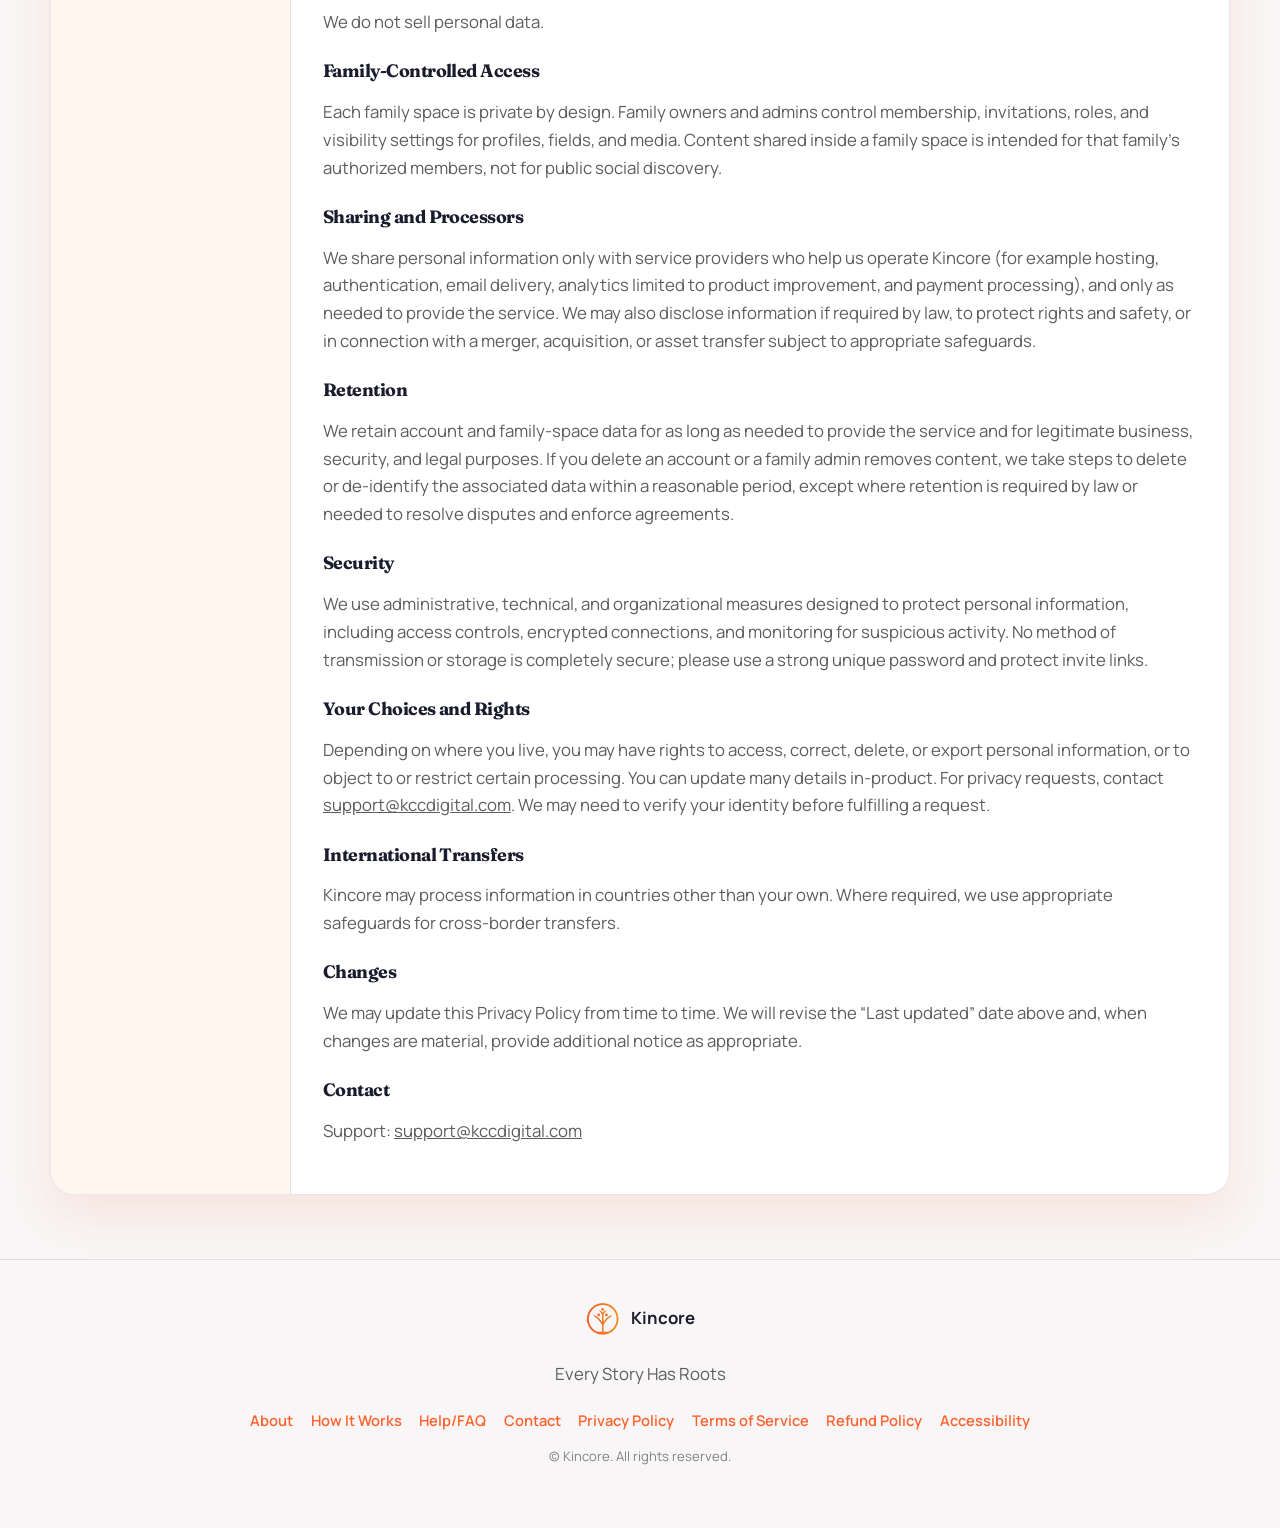
<file: privacy.html>
<!doctype html>
<html lang="en">
  <head>
    <meta charset="UTF-8" />
    <meta http-equiv="refresh" content="0; url=/legal.html#privacy" />
    <link rel="canonical" href="/legal.html#privacy" />
    <title>Privacy Policy — Kincore</title>
    <script>location.replace("/legal.html#privacy");</script>
  </head>
  <body>
    <p>Moved to <a href="/legal.html#privacy">Legal &amp; Support — Privacy Policy</a>.</p>
  </body>
</html>
</file>
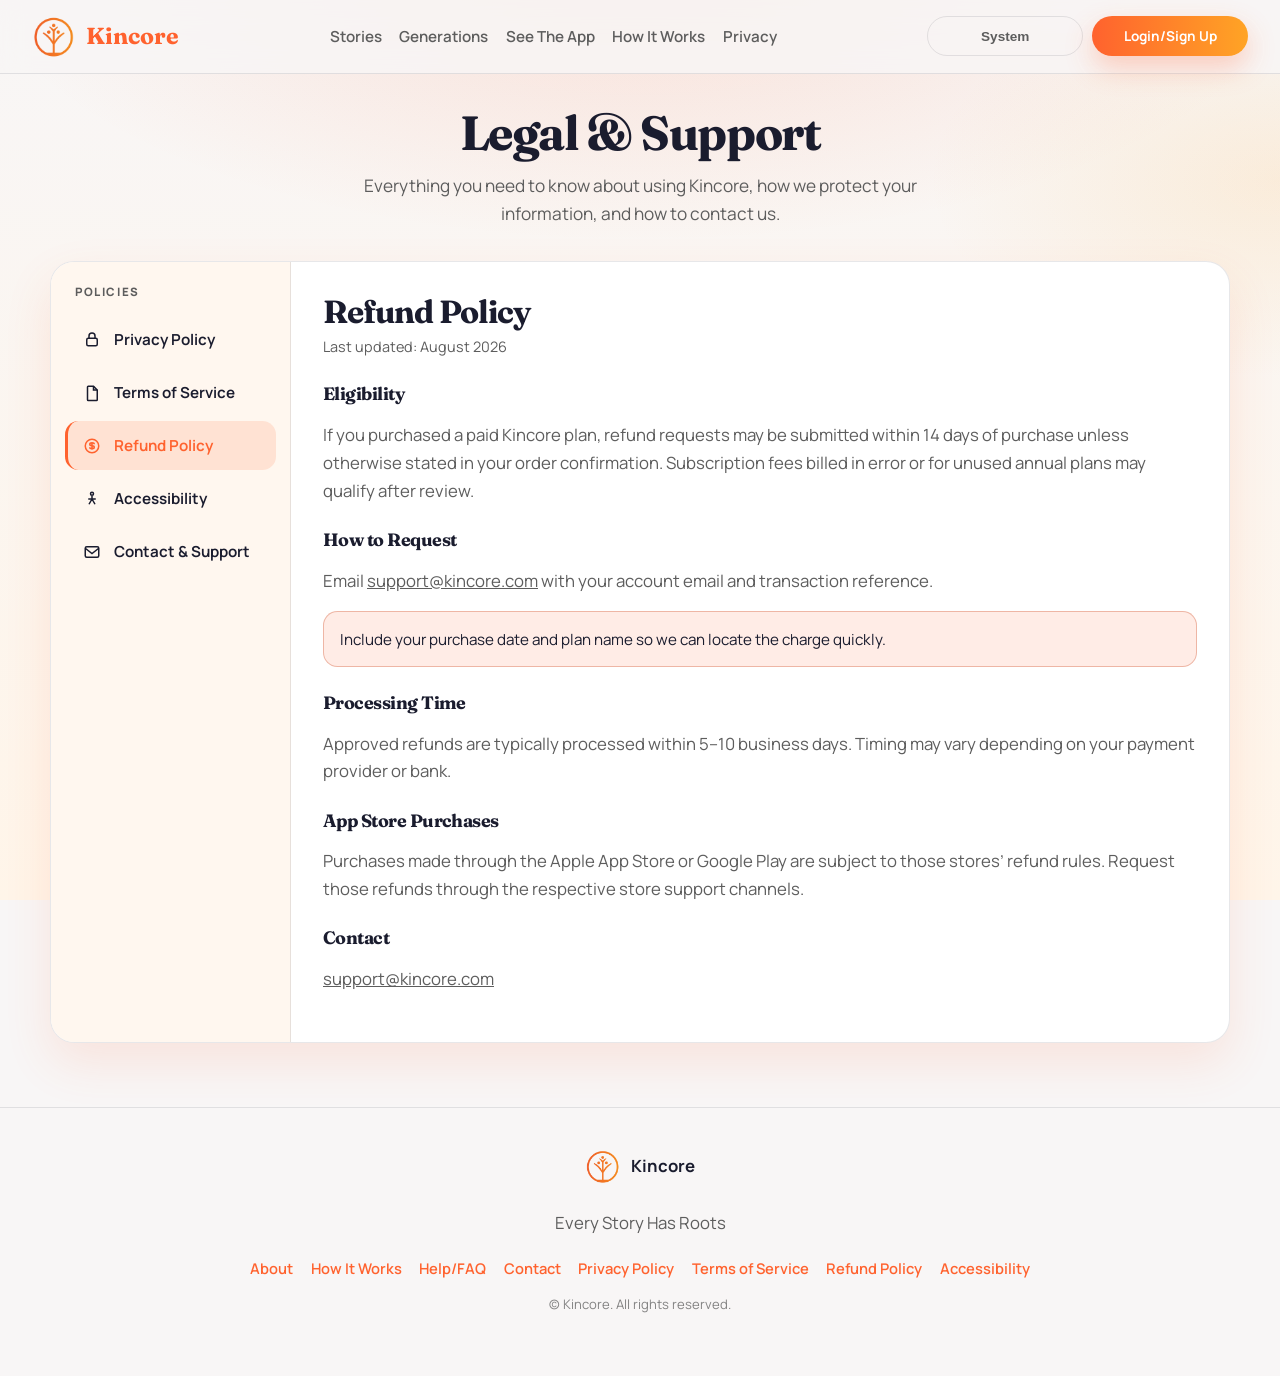
<file: refund.html>
<!doctype html>
<html lang="en">
  <head>
    <meta charset="UTF-8" />
    <meta http-equiv="refresh" content="0; url=/legal.html#refund" />
    <link rel="canonical" href="/legal.html#refund" />
    <title>Refund Policy — Kincore</title>
    <script>location.replace("/legal.html#refund");</script>
  </head>
  <body>
    <p>Moved to <a href="/legal.html#refund">Legal &amp; Support — Refund Policy</a>.</p>
  </body>
</html>
</file>
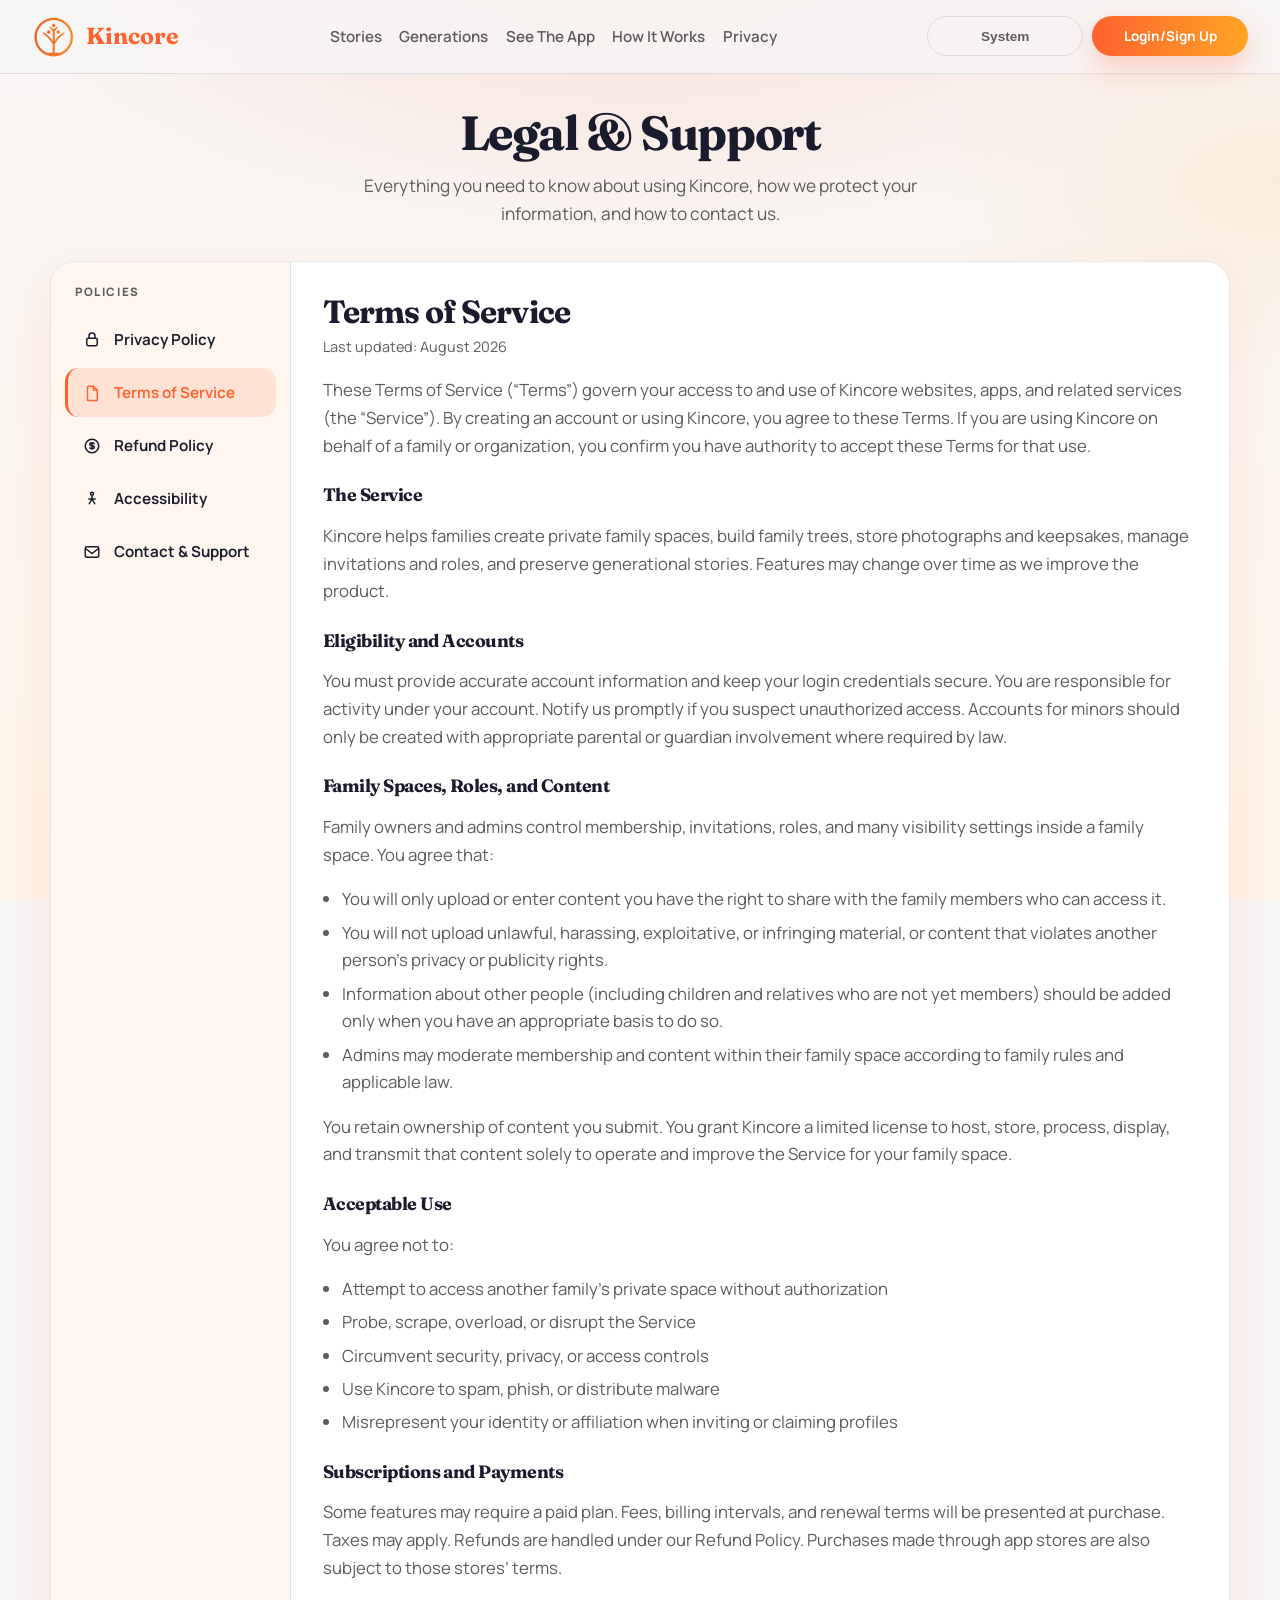
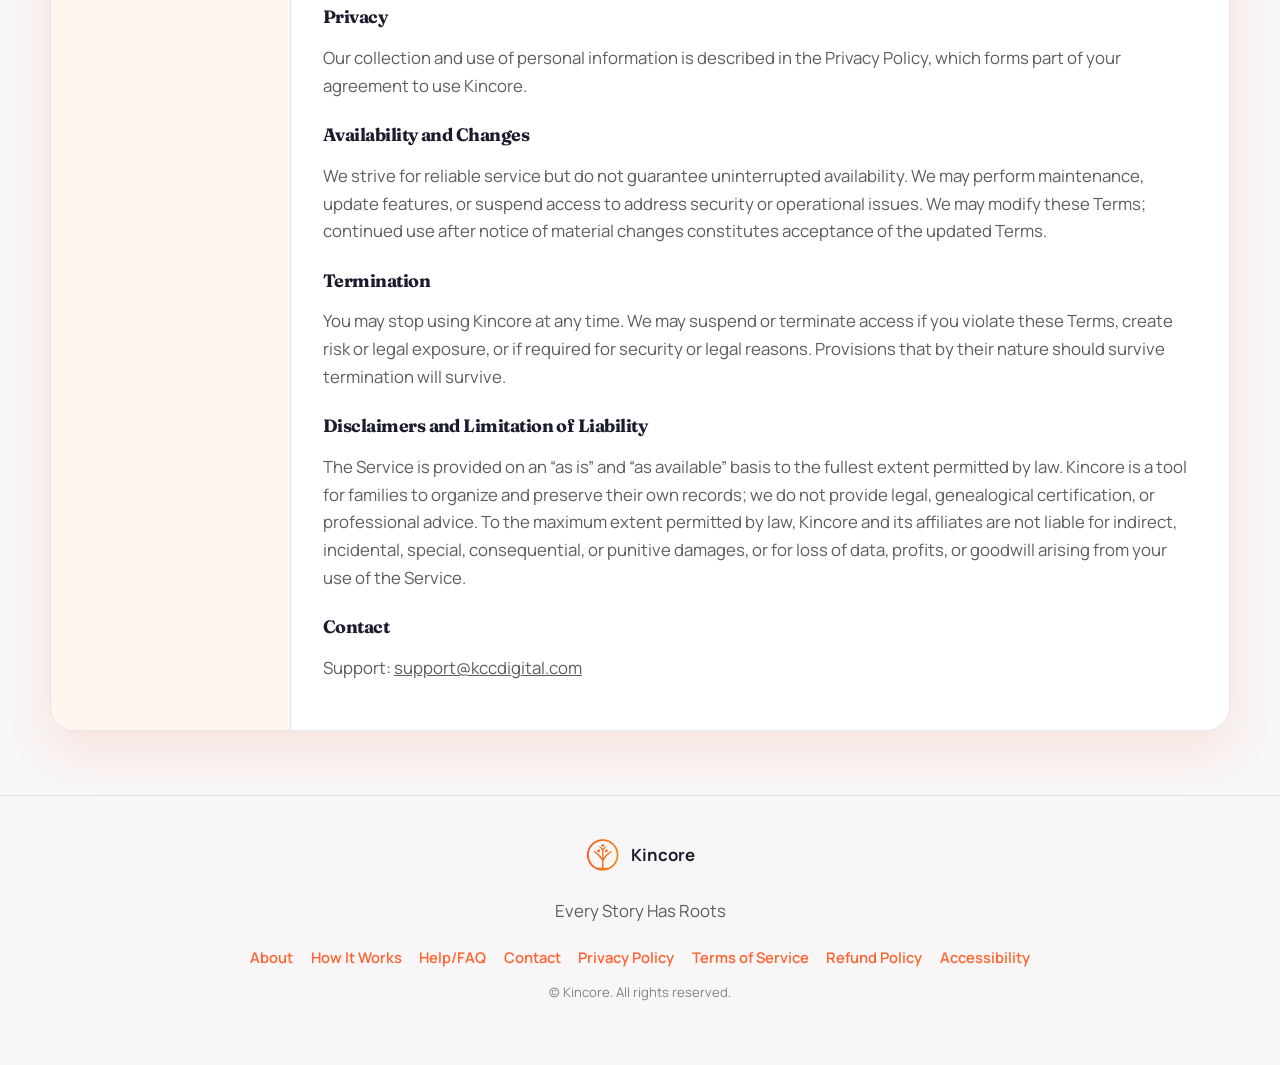
<file: terms.html>
<!doctype html>
<html lang="en">
  <head>
    <meta charset="UTF-8" />
    <meta http-equiv="refresh" content="0; url=/legal.html#terms" />
    <link rel="canonical" href="/legal.html#terms" />
    <title>Terms of Service — Kincore</title>
    <script>location.replace("/legal.html#terms");</script>
  </head>
  <body>
    <p>Moved to <a href="/legal.html#terms">Legal &amp; Support — Terms of Service</a>.</p>
  </body>
</html>
</file>
<file: styles.css>
:root {
  --ink: #1a1c2e;
  --muted: #5d5d5d;
  --paper: #f8f6f6;
  --surface: #ffffff;
  --primary: #ff622e;
  --primary-deep: #ee6723;
  --accent: #ffa425;
  --accent-deep: #e55b2c;
  --leaf-soft: #fff1e1;
  --sand: #fff5e9;
  --line: rgba(26, 28, 46, 0.1);
  --shadow: 0 20px 48px rgba(255, 98, 46, 0.12);
  --max: 1180px;
}

[data-theme="dark"] {
  --ink: #f8f6f6;
  --muted: #b8aea4;
  --paper: #141210;
  --surface: #1c1917;
  --leaf-soft: #1a1614;
  --sand: #1a1614;
  --line: rgba(255, 98, 46, 0.14);
  --shadow: 0 24px 60px rgba(0, 0, 0, 0.4);
}

* { box-sizing: border-box; }

html { scroll-behavior: smooth; }

body {
  margin: 0;
  color: var(--ink);
  background: var(--paper);
  font-family: Manrope, system-ui, sans-serif;
  font-size: 1.05rem;
  line-height: 1.65;
  overflow-x: hidden;
}

.sky {
  position: fixed;
  inset: 0;
  z-index: -1;
  background:
    radial-gradient(ellipse 90% 55% at 50% -5%, rgba(255, 98, 46, 0.16), transparent 58%),
    radial-gradient(ellipse 50% 40% at 100% 20%, rgba(255, 164, 37, 0.12), transparent 55%),
    linear-gradient(180deg, var(--paper) 0%, var(--sand) 100%);
}

a { color: inherit; }

h1, h2, h3 {
  font-family: Fraunces, Georgia, serif;
  letter-spacing: -0.03em;
  line-height: 1.12;
}

.top {
  position: sticky;
  top: 0;
  z-index: 20;
  display: flex;
  align-items: center;
  justify-content: space-between;
  gap: 1rem;
  flex-wrap: wrap;
  padding: 0.9rem clamp(1rem, 4vw, 2rem);
  backdrop-filter: blur(14px);
  background: color-mix(in srgb, var(--paper) 82%, transparent);
  border-bottom: 1px solid var(--line);
}

.brand {
  display: inline-flex;
  align-items: center;
  gap: 0.65rem;
  text-decoration: none;
  font-family: Fraunces, Georgia, serif;
  font-weight: 700;
  font-size: 1.45rem;
  color: var(--primary);
}

.brand-logo {
  display: block;
  object-fit: contain;
  background: transparent;
}

.brand .brand-logo {
  width: 44px;
  height: 44px;
}

.nav {
  display: flex;
  flex-wrap: wrap;
  gap: 1.1rem;
  font-size: 0.95rem;
  font-weight: 600;
}

.nav a {
  text-decoration: none;
  color: var(--muted);
}

.nav a:hover { color: var(--primary); }

.top-actions {
  display: flex;
  flex-wrap: wrap;
  gap: 0.55rem;
  align-items: center;
}

.top-actions .btn.sm {
  box-sizing: border-box;
  min-width: 9.75rem;
  height: 2.5rem;
  padding: 0 1rem;
  white-space: nowrap;
}

.menu-btn {
  display: none;
  width: 44px;
  height: 44px;
  padding: 0;
  border: 1px solid var(--line);
  border-radius: 999px;
  background: var(--surface);
  color: var(--ink);
  cursor: pointer;
  align-items: center;
  justify-content: center;
  flex-shrink: 0;
}

.menu-btn-bars,
.menu-btn-bars::before,
.menu-btn-bars::after {
  display: block;
  width: 18px;
  height: 2px;
  border-radius: 2px;
  background: currentColor;
  position: relative;
  transition: transform 0.2s ease, opacity 0.2s ease, top 0.2s ease;
}

.menu-btn-bars::before,
.menu-btn-bars::after {
  content: "";
  position: absolute;
  left: 0;
}

.menu-btn-bars::before { top: -6px; }
.menu-btn-bars::after { top: 6px; }

.top.is-open .menu-btn-bars {
  background: transparent;
}

.top.is-open .menu-btn-bars::before {
  top: 0;
  transform: rotate(45deg);
}

.top.is-open .menu-btn-bars::after {
  top: 0;
  transform: rotate(-45deg);
}

.btn {
  display: inline-flex;
  align-items: center;
  justify-content: center;
  gap: 0.4rem;
  padding: 0.85rem 1.35rem;
  border-radius: 999px;
  font-weight: 700;
  font-size: 0.95rem;
  text-decoration: none;
  border: none;
  cursor: pointer;
  transition: transform 0.15s ease, background 0.15s ease;
}

.btn:active { transform: scale(0.98); }
.btn.sm { padding: 0.6rem 1rem; font-size: 0.85rem; }

.btn.primary {
  background: linear-gradient(90deg, var(--primary) 0%, var(--accent) 100%);
  color: #fff;
  box-shadow: 0 12px 28px rgba(255, 98, 46, 0.28);
}

.btn.primary:hover {
  background: linear-gradient(90deg, var(--primary-deep) 0%, var(--primary) 100%);
}

.btn.soft {
  background: var(--surface);
  color: var(--ink);
  border: 1px solid var(--line);
}

.btn.soft.light { background: rgba(255,255,255,0.12); color: #fff; border-color: rgba(255,255,255,0.2); }

.btn.ghost {
  background: transparent;
  color: var(--muted);
  border: 1px solid var(--line);
}

.section-wide {
  width: min(var(--max), calc(100% - 2rem));
  margin-inline: auto;
}

.section {
  padding: clamp(3rem, 8vw, 5.5rem) 0;
}

/* Full-bleed tint so the wash spans the viewport, not the content column */
.section.tint {
  width: 100vw;
  max-width: 100vw;
  margin-inline: calc(50% - 50vw);
  padding-inline: max(1rem, calc((100vw - min(var(--max), calc(100vw - 2rem))) / 2));
  box-sizing: border-box;
  background: color-mix(in srgb, var(--leaf-soft) 42%, var(--paper));
  border-block: 0;
}

.eyebrow {
  font-size: 0.78rem;
  font-weight: 800;
  letter-spacing: 0.16em;
  text-transform: uppercase;
  color: var(--primary);
  margin: 0 0 0.75rem;
}

.eyebrow.light { color: #ffe0c8; }

.hero {
  display: grid;
  grid-template-columns: 1.05fr 0.95fr;
  gap: clamp(2rem, 5vw, 4rem);
  align-items: center;
  padding: clamp(3rem, 8vw, 6rem) 0 4rem;
}

.hero h1 {
  font-size: clamp(2.4rem, 5vw, 4rem);
  margin: 0 0 1rem;
}

.lede, .section-lede {
  color: var(--muted);
  font-size: 1.12rem;
  max-width: 38rem;
}

.section-lede { margin-bottom: 2rem; }

.join-inline {
  display: flex;
  align-items: center;
  justify-content: space-between;
  gap: 1.5rem 2rem;
  width: 100%;
}

.join-inline .section-lede {
  margin-bottom: 0;
  flex: 1 1 16rem;
  min-width: 0;
}

.join-inline .btn {
  flex: 0 0 auto;
  white-space: nowrap;
}

@media (max-width: 720px) {
  .join-inline {
    flex-direction: column;
    align-items: flex-start;
  }

  .join-inline .btn {
    width: 100%;
    justify-content: center;
    text-align: center;
  }
}

.cta-row {
  display: grid;
  grid-template-columns: repeat(2, minmax(0, 1fr));
  gap: 0.85rem;
  margin-top: 1.75rem;
  width: 100%;
  max-width: 34rem;
}

.cta-row.center {
  margin-inline: auto;
}

.cta-row.end {
  display: flex;
  justify-content: flex-end;
  max-width: none;
  margin-left: auto;
}

.cta-row.end .btn {
  width: auto;
}

.cta-row .btn {
  width: 100%;
  justify-content: center;
  text-align: center;
  white-space: nowrap;
}

/* How It Works: keep all three CTAs on one row; Learn More on the right */
.cta-row.cta-row-how {
  display: flex;
  flex-wrap: nowrap;
  align-items: center;
  gap: 0.85rem;
  max-width: none;
  width: 100%;
}

.cta-row.cta-row-how .btn {
  width: auto;
  flex: 0 1 auto;
}

.cta-row.cta-row-how .btn.soft:last-child {
  margin-left: auto;
}

.hero-visual img {
  width: 100%;
  max-width: 520px;
  height: auto;
  display: block;
  margin-inline: auto;
  border-radius: 2rem;
  box-shadow: var(--shadow);
}

.hero-album {
  position: relative;
  min-height: 460px;
  display: grid;
  place-items: center;
}

.hero-reunion {
  margin: 0;
  position: relative;
  width: 100%;
  overflow: hidden;
  border-radius: 1.75rem;
  box-shadow: var(--shadow);
  border: 1px solid var(--line);
  z-index: 0;
}

.hero-reunion img {
  width: 100%;
  height: auto;
  display: block;
  aspect-ratio: 4 / 5;
  object-fit: cover;
  object-position: center 35%;
}

.hero-reunion figcaption {
  position: absolute;
  inset: auto 0 0 0;
  padding: 1.2rem 1.25rem 1.3rem;
  background: linear-gradient(180deg, transparent, rgba(26, 28, 46, 0.78));
  color: #fff;
  display: grid;
  gap: 0.25rem;
}

.hero-reunion strong {
  font-family: Fraunces, Georgia, serif;
  font-size: clamp(1.05rem, 2vw, 1.3rem);
}

.hero-reunion span {
  color: rgba(255, 255, 255, 0.88);
  font-size: 0.9rem;
  max-width: 28rem;
  line-height: 1.45;
}

.polaroid {
  margin: 0;
  background: var(--surface);
  border: 1px solid var(--line);
  border-radius: 0.85rem;
  padding: 0.55rem 0.55rem 1.45rem;
  box-shadow: var(--shadow);
}

.polaroid img {
  width: 100%;
  height: auto;
  display: block;
  border-radius: 0.45rem;
  object-fit: cover;
  aspect-ratio: 3 / 4;
  background: var(--sand);
}

.polaroid figcaption {
  margin-top: 0.55rem;
  font-family: Fraunces, Georgia, serif;
  font-size: 0.82rem;
  text-align: center;
  color: var(--ink);
}

.polaroid-main {
  position: absolute;
  width: min(42%, 168px);
  left: 50%;
  bottom: 18%;
  transform: translateX(-50%) rotate(-2deg);
  z-index: 2;
}

.polaroid-main img {
  aspect-ratio: 4 / 3;
}

.polaroid-a,
.polaroid-b {
  position: absolute;
  width: min(34%, 132px);
  z-index: 2;
}

.polaroid-a {
  left: 3%;
  top: 6%;
  transform: rotate(-8deg);
}

.polaroid-b {
  right: 3%;
  top: 14%;
  transform: rotate(7deg);
}

.voice-grid {
  display: grid;
  grid-template-columns: repeat(3, minmax(0, 1fr));
  gap: 1rem;
}

.voice-card {
  display: grid;
  grid-template-columns: 88px 1fr;
  gap: 0.9rem;
  align-items: start;
  padding: 1rem;
  background: var(--surface);
  border: 1px solid var(--line);
  border-radius: 1.25rem;
  box-shadow: var(--shadow);
}

.voice-card img {
  width: 88px;
  height: 110px;
  object-fit: cover;
  border-radius: 0.7rem;
  background: var(--sand);
}

.voice-name {
  margin: 0 0 0.4rem;
  font-size: 0.78rem;
  font-weight: 800;
  letter-spacing: 0.08em;
  text-transform: uppercase;
  color: var(--primary);
}

.voice-card blockquote {
  margin: 0;
  font-family: Fraunces, Georgia, serif;
  font-size: 1.05rem;
  line-height: 1.35;
  color: var(--ink);
}

.lineage-layout {
  display: grid;
  grid-template-columns: 1.15fr 0.85fr;
  gap: 1.5rem;
  align-items: stretch;
}

.lineage {
  list-style: none;
  margin: 0;
  padding: 0;
  display: grid;
  gap: 0.85rem;
}

.lineage li {
  display: grid;
  grid-template-columns: 4.5rem 1fr;
  gap: 1rem;
  padding: 1rem 1.1rem;
  background: var(--surface);
  border: 1px solid var(--line);
  border-radius: 1.15rem;
  box-shadow: var(--shadow);
}

.lineage time {
  font-family: Fraunces, Georgia, serif;
  font-weight: 700;
  font-size: 1.15rem;
  color: var(--primary);
}

.lineage h3 {
  margin: 0 0 0.25rem;
  font-size: 1.15rem;
}

.lineage p {
  margin: 0;
  color: var(--muted);
  font-size: 0.95rem;
}

.keepsake {
  margin: 0;
  background: var(--surface);
  border: 1px solid var(--line);
  border-radius: 1.5rem;
  padding: 0.85rem;
  box-shadow: var(--shadow);
  display: flex;
  flex-direction: column;
}

.keepsake img {
  width: 100%;
  height: auto;
  display: block;
  border-radius: 1rem;
  object-fit: cover;
  aspect-ratio: 4 / 3;
  background: var(--sand);
}

.keepsake figcaption {
  margin-top: 0.85rem;
  font-family: Fraunces, Georgia, serif;
  color: var(--ink);
  text-align: center;
}

h2 {
  font-size: clamp(1.8rem, 3.5vw, 2.75rem);
  margin: 0 0 1rem;
}

.quote-cards {
  display: grid;
  grid-template-columns: repeat(auto-fit, minmax(260px, 1fr));
  gap: 1rem;
}

.quote-cards blockquote {
  margin: 0;
  padding: 1.5rem;
  border-radius: 1.25rem;
  background: var(--surface);
  border: 1px solid var(--line);
  font-style: italic;
  color: var(--muted);
  box-shadow: var(--shadow);
}

.split {
  display: grid;
  grid-template-columns: 1fr 1fr;
  gap: 2.5rem;
  align-items: center;
}

.check-list {
  padding-left: 1.2rem;
  color: var(--muted);
}

.check-list li { margin-bottom: 0.5rem; }

.product-shot {
  background: transparent;
  border: 0;
  padding: 0;
  box-shadow: none;
}

.product-shot img {
  width: 100%;
  max-width: 420px;
  height: auto;
  display: block;
  margin-inline: auto;
  border-radius: 1.25rem;
  box-shadow: var(--shadow);
}

.screen-row {
  display: flex;
  flex-wrap: nowrap;
  gap: 0.85rem;
  overflow-x: auto;
  overflow-y: hidden;
  scroll-snap-type: x mandatory;
  scroll-padding-inline: 0.25rem;
  -webkit-overflow-scrolling: touch;
  padding: 0.25rem 0.15rem 1rem;
  margin-inline: -0.15rem;
}

.screen-row::-webkit-scrollbar {
  height: 8px;
}

.screen-row::-webkit-scrollbar-thumb {
  background: color-mix(in srgb, var(--primary) 45%, var(--line));
  border-radius: 999px;
}

.screen-card {
  flex: 0 0 min(48vw, 200px);
  scroll-snap-align: start;
  background: var(--surface);
  border: 1px solid var(--line);
  border-radius: 1.15rem;
  padding: 0.45rem 0.45rem 0.8rem;
  box-shadow: var(--shadow);
}

.screen-card img {
  width: 100%;
  height: auto;
  display: block;
  border-radius: 0.95rem;
  background: var(--sand);
  box-shadow: 0 0 0 1px var(--line);
}

.screen-card h3 {
  margin: 0.65rem 0.2rem 0.2rem;
  font-size: 0.95rem;
}

.screen-card p {
  margin: 0 0.2rem;
  color: var(--muted);
  font-size: 0.82rem;
  line-height: 1.4;
}

.shot-bar {
  display: flex;
  gap: 0.4rem;
  margin-bottom: 1rem;
}

.shot-bar span {
  width: 10px;
  height: 10px;
  border-radius: 50%;
  background: var(--sand);
}

.shot-tree {
  display: flex;
  flex-direction: column;
  align-items: center;
  gap: 1.25rem;
  padding: 1.5rem 1rem 2rem;
}

.shot-node {
  padding: 0.65rem 1.1rem;
  border-radius: 999px;
  background: var(--leaf-soft);
  border: 2px solid var(--primary);
  font-weight: 700;
  font-size: 0.85rem;
}

.shot-node.root { background: var(--primary); color: #fff; }
.shot-node.accent { border-color: var(--accent); }
.shot-node.small { font-size: 0.78rem; padding: 0.5rem 0.9rem; }

.shot-row { display: flex; gap: 1rem; flex-wrap: wrap; justify-content: center; }

.pillars, .trust-grid {
  display: grid;
  grid-template-columns: repeat(auto-fit, minmax(220px, 1fr));
  gap: 1rem;
}

.feature-grid {
  display: grid;
  grid-template-columns: repeat(5, minmax(0, 1fr));
  gap: 1rem;
}

.pillar, .feature-card {
  background: var(--surface);
  border: 1px solid var(--line);
  border-radius: 1.25rem;
  padding: 1.5rem;
  box-shadow: var(--shadow);
}

.pillar h3, .feature-card h3 { margin-top: 0; color: var(--primary); }

.how-steps {
  display: grid;
  grid-template-columns: repeat(3, minmax(0, 1fr));
  gap: 1.35rem;
  margin: 0 0 2rem;
}

.how-card {
  position: relative;
  background: var(--surface);
  border: 1px solid var(--line);
  border-radius: 1.25rem;
  padding: 1.35rem 1.35rem 1.45rem;
  box-shadow: var(--shadow);
}

.how-card:not(:last-child)::after {
  content: "";
  position: absolute;
  top: 2.15rem;
  right: -1.1rem;
  width: 0.85rem;
  height: 1px;
  background: var(--line);
}

.how-card:not(:last-child)::before {
  content: "";
  position: absolute;
  top: 2.02rem;
  right: -1.22rem;
  width: 7px;
  height: 7px;
  border-right: 1px solid var(--line);
  border-top: 1px solid var(--line);
  transform: rotate(45deg);
}

.how-icon {
  display: grid;
  place-items: center;
  width: 2.5rem;
  height: 2.5rem;
  margin-bottom: 0.85rem;
  border: 1px solid var(--line);
  border-radius: 999px;
  color: var(--primary);
  background: color-mix(in srgb, var(--leaf-soft) 70%, var(--surface));
}

.how-icon svg {
  width: 1.2rem;
  height: 1.2rem;
}

.how-num {
  margin: 0;
  font-size: 0.72rem;
  font-weight: 800;
  letter-spacing: 0.14em;
  text-transform: uppercase;
  color: var(--primary);
}

.how-card h3 {
  margin: 0.3rem 0 0.45rem;
  font-size: 1.12rem;
  line-height: 1.25;
  color: var(--ink);
}

.how-card p {
  margin: 0;
  color: var(--muted);
  font-size: 0.95rem;
  line-height: 1.5;
}

.trust-grid div {
  padding: 1.25rem;
  border-radius: 1rem;
  background: var(--surface);
  border: 1px solid var(--line);
}

.trust-grid p { margin: 0.35rem 0 0; color: var(--muted); font-size: 0.95rem; }

.closing {
  text-align: center;
  padding: 4rem 0 5rem;
  background: linear-gradient(135deg, var(--primary) 0%, var(--accent) 100%);
  color: #fff;
  border-radius: 2rem;
  margin-bottom: 3rem;
}

.closing h2, .closing .section-lede { color: #fff; }
.closing .section-lede { margin-inline: auto; opacity: 0.92; }

.site-foot {
  padding: 2.5rem clamp(1rem, 4vw, 2rem) 3rem;
  border-top: 1px solid var(--line);
  text-align: center;
  color: var(--muted);
}

.foot-brand {
  display: inline-flex;
  align-items: center;
  gap: 0.6rem;
  margin-bottom: 0.5rem;
  color: var(--ink);
}

.foot-brand .brand-logo {
  width: 36px;
  height: 36px;
}

.foot-links {
  display: flex;
  flex-wrap: wrap;
  justify-content: center;
  align-items: center;
  gap: 0.7rem 1.1rem;
  margin: 1.25rem 0 0.4rem;
  font-size: 0.92rem;
  font-weight: 600;
}

.foot-links-secondary {
  margin-top: 0.35rem;
  font-size: 0.82rem;
  font-weight: 600;
}

.foot-links a { text-decoration: none; color: var(--primary); }

.fine { font-size: 0.82rem; opacity: 0.75; }

.how-page-hero {
  padding-top: 2.5rem;
  padding-bottom: 1rem;
}

.how-page .section {
  padding-block: clamp(1.35rem, 3.5vw, 2.5rem);
}

.how-page .how-page-hero.section {
  padding-top: clamp(2rem, 5vw, 3rem);
  padding-bottom: clamp(0.75rem, 2vw, 1.15rem);
}

.how-page .section-lede {
  margin-bottom: 1.15rem;
}

.how-page .explain-table-wrap {
  margin-top: 1rem;
}

.how-page .cta-row {
  margin-top: 0.75rem;
}

.how-page-hero h1 {
  font-size: clamp(2rem, 4.5vw, 3.1rem);
  margin: 0 0 1rem;
  max-width: 18ch;
}

.explain-table-wrap {
  margin-top: 1.5rem;
  overflow-x: auto;
  border: 1px solid var(--line);
  border-radius: 1.25rem;
  background: var(--surface);
  box-shadow: var(--shadow);
}

.explain-table {
  width: 100%;
  border-collapse: collapse;
  min-width: 36rem;
  font-size: 0.95rem;
}

.explain-table th,
.explain-table td {
  padding: 0.9rem 1.1rem;
  text-align: left;
  vertical-align: top;
  border-bottom: 1px solid var(--line);
}

.explain-table th {
  font-size: 0.78rem;
  letter-spacing: 0.06em;
  text-transform: uppercase;
  color: var(--primary);
  background: color-mix(in srgb, var(--leaf-soft) 70%, var(--surface));
  white-space: nowrap;
}

.explain-table tbody tr:last-child th,
.explain-table tbody tr:last-child td {
  border-bottom: none;
}

.explain-table td:first-child {
  font-weight: 700;
  white-space: nowrap;
}

.explain-table .zh {
  color: var(--muted);
  white-space: nowrap;
}

.sr-only {
  position: absolute;
  width: 1px;
  height: 1px;
  padding: 0;
  margin: -1px;
  overflow: hidden;
  clip: rect(0, 0, 0, 0);
  white-space: nowrap;
  border: 0;
}

.legal-page {
  width: min(760px, calc(100% - 2rem));
  margin: 2rem auto 4rem;
  padding: 2rem;
  background: var(--surface);
  border: 1px solid var(--line);
  border-radius: 1.5rem;
  box-shadow: var(--shadow);
}

.legal-page h1 { margin-top: 0; }
.legal-page h2 { font-size: 1.35rem; margin-top: 2rem; }

.legal-hub {
  width: min(var(--max), calc(100% - 2rem));
  margin: 2rem auto 4rem;
}

.legal-hub-intro {
  text-align: center;
  margin: 0 auto 2rem;
  max-width: 40rem;
}

.legal-hub-intro h1 {
  margin: 0 0 0.75rem;
  font-size: clamp(2rem, 4.5vw, 3rem);
}

.legal-hub-intro p {
  margin: 0;
  color: var(--muted);
  font-size: 1.08rem;
}

.legal-shell {
  display: grid;
  grid-template-columns: minmax(200px, 240px) minmax(0, 1fr);
  gap: 0;
  background: var(--surface);
  border: 1px solid var(--line);
  border-radius: 1.5rem;
  box-shadow: var(--shadow);
  overflow: hidden;
  min-height: 28rem;
}

.legal-nav {
  display: flex;
  flex-direction: column;
  gap: 0.25rem;
  padding: 1.25rem 0.85rem;
  background: color-mix(in srgb, var(--leaf-soft) 55%, var(--surface));
  border-right: 1px solid var(--line);
}

.legal-nav-label {
  margin: 0 0.65rem 0.65rem;
  font-size: 0.72rem;
  font-weight: 800;
  letter-spacing: 0.14em;
  text-transform: uppercase;
  color: var(--muted);
}

.legal-nav-select-wrap {
  display: none;
}

.legal-nav-links {
  display: flex;
  flex-direction: column;
  gap: 0.25rem;
}

.legal-nav-link {
  display: flex;
  align-items: center;
  gap: 0.7rem;
  padding: 0.75rem 0.85rem;
  border-radius: 0.85rem;
  color: var(--ink);
  text-decoration: none;
  font-weight: 650;
  font-size: 0.95rem;
  border-left: 3px solid transparent;
}

.legal-nav-link:hover {
  background: color-mix(in srgb, var(--primary) 8%, transparent);
}

.legal-nav-link.is-active {
  background: color-mix(in srgb, var(--primary) 14%, transparent);
  color: var(--primary);
  border-left-color: var(--primary);
}

.legal-nav-icon {
  display: inline-grid;
  place-items: center;
  width: 1.35rem;
  height: 1.35rem;
  color: inherit;
  flex: 0 0 auto;
}

.legal-panels {
  padding: clamp(1.35rem, 3vw, 2rem);
}

.legal-panel {
  outline: none;
}

.legal-panel[hidden] {
  display: none !important;
}

.legal-panel h2 {
  margin: 0 0 0.35rem;
  font-size: clamp(1.55rem, 3vw, 2rem);
}

.legal-panel h3 {
  margin: 1.6rem 0 0.55rem;
  font-size: 1.12rem;
}

.legal-panel p {
  color: var(--muted);
}

.legal-updated {
  margin: 0 0 1.1rem;
  font-size: 0.9rem;
  color: var(--muted);
}

.legal-callout {
  margin: 1rem 0 0;
  padding: 0.9rem 1rem;
  border-radius: 0.9rem;
  background: color-mix(in srgb, var(--primary) 12%, var(--surface));
  border: 1px solid color-mix(in srgb, var(--primary) 28%, var(--line));
  color: var(--ink);
  font-size: 0.95rem;
}

.legal-panel ul {
  margin: 0.5rem 0 1rem;
  padding-left: 1.2rem;
  color: var(--muted);
}

.legal-panel li {
  margin: 0.35rem 0;
}

.legal-contact-note {
  margin-top: 1.1rem;
  max-width: 28rem;
}

.legal-contact-grid {
  display: grid;
  grid-template-columns: minmax(0, 1fr) minmax(0, 1.15fr);
  gap: clamp(1.25rem, 3vw, 2rem);
  align-items: start;
  margin-top: 0.5rem;
}

.legal-contact-col h3 {
  margin-top: 0;
}

@media (max-width: 820px) {
  .legal-shell {
    grid-template-columns: 1fr;
  }

  .legal-contact-grid {
    grid-template-columns: 1fr;
  }

  .legal-nav {
    border-right: 0;
    border-bottom: 1px solid var(--line);
    flex-direction: column;
    gap: 0.55rem;
    padding: 0.95rem 1rem;
  }

  .legal-nav-label {
    margin: 0 0 0.1rem;
  }

  .legal-nav-links {
    display: none;
  }

  .legal-nav-select-wrap {
    display: grid;
    gap: 0.35rem;
  }

  .legal-nav-select-label {
    font-size: 0.82rem;
    font-weight: 650;
    color: var(--muted);
  }

  .legal-nav-select {
    appearance: none;
    width: 100%;
    font: inherit;
    font-weight: 650;
    font-size: 0.98rem;
    padding: 0.85rem 2.6rem 0.85rem 0.95rem;
    border-radius: 0.9rem;
    border: 1px solid color-mix(in srgb, var(--primary) 32%, var(--line));
    background-color: var(--surface);
    background-image:
      linear-gradient(45deg, transparent 50%, var(--primary) 50%),
      linear-gradient(135deg, var(--primary) 50%, transparent 50%);
    background-position:
      calc(100% - 1.15rem) 52%,
      calc(100% - 0.75rem) 52%;
    background-size: 0.4rem 0.4rem, 0.4rem 0.4rem;
    background-repeat: no-repeat;
    color: var(--ink);
    box-shadow: 0 0 0 3px color-mix(in srgb, var(--primary) 10%, transparent);
    cursor: pointer;
  }

  .legal-nav-select:focus {
    outline: 2px solid color-mix(in srgb, var(--primary) 55%, transparent);
    outline-offset: 2px;
  }
}

/* About / product mockup showcase (Dribbble-style stage) */
.about-showcase,
.about-story {
  width: min(1080px, calc(100% - 2rem));
  margin-inline: auto;
}

.about-showcase {
  padding-block: clamp(2.5rem, 6vw, 4.5rem) clamp(1.5rem, 4vw, 2.5rem);
  text-align: center;
}

.about-showcase-copy,
.about-mockup-stage {
  width: 100%;
  margin-inline: auto;
}

.about-showcase-copy {
  margin-bottom: 2rem;
}

.about-showcase-copy h1 {
  font-size: clamp(2rem, 4.5vw, 3.15rem);
  margin: 0.35rem 0 0.85rem;
  max-width: none;
}

.about-showcase-copy .lede {
  margin: 0;
  max-width: none;
  width: 100%;
  color: var(--muted);
}

.about-showcase-cta.cta-row {
  display: flex;
  flex-wrap: wrap;
  justify-content: center;
  align-items: center;
  gap: 0.85rem;
  margin: 1.35rem auto 0;
  width: 100%;
  max-width: none;
  grid-template-columns: none;
}

.about-showcase-cta .btn {
  width: auto;
  min-width: 10.5rem;
  flex: 0 0 auto;
}

.about-mockup-stage {
  margin-block: 0;
  padding: clamp(0.75rem, 2vw, 1.25rem);
  border-radius: clamp(1.25rem, 3vw, 2rem);
  background:
    radial-gradient(ellipse 70% 60% at 50% 40%, rgba(255, 164, 37, 0.14), transparent 65%),
    linear-gradient(165deg, color-mix(in srgb, var(--leaf-soft) 80%, var(--surface)), var(--sand));
  border: 1px solid var(--line);
  box-shadow: var(--shadow);
}

.about-mockup-stage img {
  display: block;
  width: 100%;
  height: auto;
  border-radius: clamp(0.75rem, 2vw, 1.25rem);
}

.about-mockup-stage figcaption {
  margin-top: 0.85rem;
  font-size: 0.95rem;
  color: var(--muted);
}

.about-mockup-stage figcaption a {
  color: var(--primary);
  font-weight: 700;
  text-decoration: none;
}

.about-mockup-stage figcaption a:hover {
  text-decoration: underline;
}

.home-mockup {
  margin: 0 auto 1.75rem;
}

.about-story {
  margin-bottom: 4rem;
  padding: 2rem 0;
}

.about-story h2 {
  font-size: 1.35rem;
  margin-top: 2rem;
}

.about-story h2:first-child {
  margin-top: 0;
}

.about-story p {
  color: var(--muted);
}

.about-story-cta {
  margin-top: 2rem;
}

.faq-list {
  display: grid;
  gap: 0.75rem;
  margin: 1.5rem 0 2rem;
}

.faq-list details {
  background: color-mix(in srgb, var(--paper) 70%, var(--surface));
  border: 1px solid var(--line);
  border-radius: 1rem;
  padding: 0.85rem 1rem;
}

.faq-list summary {
  cursor: pointer;
  font-weight: 700;
  color: var(--ink);
}

.faq-list details p {
  margin: 0.7rem 0 0.2rem;
  color: var(--muted);
}

.enquiry-form, .contact-details {
  display: grid;
  gap: 0.85rem;
  margin-top: 1rem;
}

.enquiry-form label {
  display: grid;
  gap: 0.35rem;
  font-weight: 600;
  font-size: 0.92rem;
}

.enquiry-form input,
.enquiry-form textarea,
.enquiry-form select {
  font: inherit;
  padding: 0.7rem 0.85rem;
  border-radius: 0.8rem;
  border: 1px solid var(--line);
  background: var(--surface);
  color: var(--ink);
}

.enquiry-form textarea { min-height: 8rem; resize: vertical; }

.contact-details a { color: var(--primary); font-weight: 700; }

@media (max-width: 1100px) {
  .feature-grid {
    grid-template-columns: repeat(2, minmax(0, 1fr));
  }
  .voice-grid {
    grid-template-columns: 1fr;
  }
}

@media (max-width: 900px) {
  .hero, .split, .lineage-layout { grid-template-columns: 1fr; }
  .hero-album {
    min-height: 380px;
    margin-top: 0.5rem;
  }
  .hero-reunion img {
    aspect-ratio: 5 / 4;
  }
  .polaroid-main {
    width: min(40%, 150px);
    bottom: 20%;
  }
  .polaroid-a,
  .polaroid-b { width: min(32%, 118px); }
  .top {
    justify-content: space-between;
    align-items: center;
  }
  .menu-btn { display: inline-flex; margin-left: 0.5rem; }
  .brand { margin-right: auto; }
  .nav,
  .top-actions {
    display: none;
    width: 100%;
  }
  .nav {
    flex-direction: column;
    gap: 0;
    padding: 0.35rem 0 0.5rem;
  }
  .nav a {
    padding: 0.8rem 0.15rem;
    border-bottom: 1px solid var(--line);
  }
  .top.is-open .nav,
  .top.is-open .top-actions {
    display: flex;
  }
  .top.is-open .top-actions {
    padding: 0.85rem 0 0.35rem;
    justify-content: center;
  }
  .how-steps { grid-template-columns: 1fr; }
  .how-card:not(:last-child)::before,
  .how-card:not(:last-child)::after { display: none; }
}

@media (max-width: 560px) {
  body { font-size: 1rem; }
  .feature-grid { grid-template-columns: 1fr; }

  .cta-row {
    max-width: none;
    gap: 0.6rem;
  }

  .cta-row .btn {
    font-size: clamp(0.72rem, 3.15vw, 0.88rem);
    padding: 0.7rem 0.55rem;
  }

  .cta-row.cta-row-how {
    flex-wrap: nowrap;
    gap: 0.45rem;
  }

  .cta-row.cta-row-how .btn {
    flex: 1 1 0;
    min-width: 0;
    padding: 0.7rem 0.4rem;
    font-size: clamp(0.65rem, 2.8vw, 0.8rem);
  }

  .cta-row.cta-row-how .btn:last-child {
    margin-left: 0;
  }

  .foot-links {
    gap: 0.4rem;
    font-size: clamp(0.6rem, 2.65vw, 0.8rem);
    letter-spacing: -0.015em;
  }
}

@media (max-width: 340px) {
  .cta-row {
    grid-template-columns: minmax(0, 17.5rem);
    justify-content: center;
    justify-items: stretch;
  }
}
</file>
<file: join.css>
.join-page .join-stage {
  position: relative;
  z-index: 1;
  min-height: 100vh;
  max-width: 520px;
  margin: 0 auto;
  padding: clamp(2rem, 6vw, 4rem) clamp(1.25rem, 4vw, 2rem);
  display: flex;
  flex-direction: column;
  justify-content: center;
  gap: 2rem;
}

.join-page .brand {
  display: inline-flex;
  align-items: center;
  gap: 0.75rem;
  text-decoration: none;
  font-family: Fraunces, Georgia, serif;
  font-weight: 700;
  font-size: 1.5rem;
  color: var(--primary);
  letter-spacing: -0.03em;
}

.join-page .brand img {
  display: block;
  width: 48px;
  height: 48px;
  object-fit: contain;
}

.join-card {
  padding: clamp(1.5rem, 4vw, 2.25rem);
  border-radius: 1.5rem;
  background: rgba(255, 255, 255, 0.78);
  border: 1px solid var(--line);
  animation: rise 0.85s ease both;
}

.join-card h1 {
  margin: 0;
  font-family: Fraunces, Georgia, serif;
  font-size: clamp(1.85rem, 5vw, 2.4rem);
  letter-spacing: -0.03em;
  line-height: 1.1;
}

.code-label {
  margin: 1.75rem 0 0.35rem;
  font-size: 0.72rem;
  font-weight: 700;
  letter-spacing: 0.14em;
  text-transform: uppercase;
  color: var(--muted);
}

.code-value {
  margin: 0;
  font-family: Fraunces, Georgia, serif;
  font-size: clamp(1.4rem, 4vw, 1.85rem);
  letter-spacing: 0.04em;
  word-break: break-all;
}

.join-card .cta-row {
  margin-top: 1.5rem;
}

.join-card .fine {
  margin: 1.25rem 0 0;
  color: var(--muted);
  font-size: 0.92rem;
  font-weight: 500;
  line-height: 1.55;
}

.join-card .btn.soft {
  border: 1px solid var(--line);
  background: rgba(255, 255, 255, 0.85);
  color: var(--ink);
  cursor: pointer;
  font-family: inherit;
}

.qr-wrap {
  margin: 1rem 0 0;
  display: flex;
  justify-content: center;
}

.qr-wrap img {
  border-radius: 0.75rem;
  border: 1px solid var(--line);
  background: #fff;
}

.join-form {
  margin-top: 1.5rem;
  display: grid;
  gap: 0.85rem;
}

.join-form label {
  display: grid;
  gap: 0.35rem;
  font-size: 0.85rem;
  font-weight: 600;
  color: var(--muted);
}

.join-form input,
.join-form select {
  min-height: 2.75rem;
  padding: 0.55rem 0.75rem;
  border-radius: 0.65rem;
  border: 1px solid var(--line);
  font: inherit;
  color: var(--ink);
  background: #fff;
}

.join-form .btn.primary {
  width: 100%;
  margin-top: 0.35rem;
  border: none;
  cursor: pointer;
}

#form-status {
  margin: 0.25rem 0 0;
  min-height: 1.25rem;
}
</file>
<file: login.css>
.login-page {
  min-height: 100vh;
  display: flex;
  flex-direction: column;
}

.login-page .top {
  border-bottom: 0;
  background: transparent;
  backdrop-filter: none;
}

.login-shell {
  width: min(980px, calc(100% - 2rem));
  margin: 0 auto;
  padding: 1.5rem 0 3rem;
  flex: 1;
  display: grid;
  grid-template-columns: 1.1fr 0.9fr;
  gap: 3rem;
  align-items: center;
}

.login-brand h1 {
  margin: 0.35rem 0 0.75rem;
  font-size: clamp(2.6rem, 6vw, 4.1rem);
  color: var(--primary);
  letter-spacing: -0.04em;
}

.login-brand p {
  margin: 0;
  max-width: 26rem;
  font-size: 1.35rem;
  line-height: 1.4;
  color: var(--ink);
}

.login-art {
  margin-top: 1.75rem;
  width: min(100%, 420px);
}

.login-card {
  background: var(--surface);
  border: 1px solid var(--line);
  border-radius: 1.5rem;
  box-shadow: var(--shadow);
  padding: 1.35rem 1.25rem 1.5rem;
}

.login-card h2 {
  margin: 0 0 0.85rem;
  font-size: 1.15rem;
  font-family: Manrope, system-ui, sans-serif;
  letter-spacing: 0;
  font-weight: 800;
}

.login-card label {
  display: block;
  font-size: 0.78rem;
  font-weight: 700;
  margin: 0.55rem 0 0.28rem;
}

.login-card input {
  width: 100%;
  border: 1px solid var(--line);
  background: color-mix(in srgb, var(--paper) 70%, var(--surface));
  color: var(--ink);
  border-radius: 0.85rem;
  padding: 0.85rem 0.9rem;
  font: inherit;
}

.login-card input:focus {
  outline: 2px solid color-mix(in srgb, var(--primary) 45%, transparent);
  border-color: var(--primary);
}

.login-card .btn.block {
  width: 100%;
  margin-top: 0.85rem;
  padding: 0.9rem 1.2rem;
  font-size: 1.05rem;
}

.login-card .ghost-link {
  display: block;
  text-align: center;
  margin: 0.85rem 0 0.35rem;
  color: var(--primary);
  font-weight: 700;
  font-size: 0.92rem;
  text-decoration: none;
}

.login-rule {
  border: 0;
  border-top: 1px solid var(--line);
  margin: 1rem 0;
}

.social-row {
  display: grid;
  gap: 0.55rem;
}

.btn.social {
  width: 100%;
  background: var(--paper);
  color: var(--ink);
  border: 1px solid var(--line);
  box-shadow: none;
}

.btn.social:hover {
  background: color-mix(in srgb, var(--leaf-soft) 70%, var(--surface));
}

.login-status {
  min-height: 1.3rem;
  margin: 0.45rem 0 0;
  font-size: 0.88rem;
  font-weight: 650;
}

.login-status.err { color: #b42318; }
.login-status.ok { color: #2f6b4f; }

.login-aside {
  margin: 1.1rem 0 0;
  text-align: center;
  font-weight: 700;
}

.login-langs {
  display: flex;
  flex-wrap: wrap;
  justify-content: center;
  gap: 0.35rem 0.85rem;
  margin: 0 auto 0.85rem;
  width: min(980px, calc(100% - 2rem));
  font-size: 0.82rem;
}

.login-langs button {
  border: 0;
  background: none;
  color: var(--muted);
  cursor: pointer;
  font: inherit;
  padding: 0;
}

.login-langs button[aria-current="true"],
.login-langs button:hover {
  color: var(--primary);
  font-weight: 700;
}

.login-page .site-foot {
  padding-top: 1rem;
}

.signup-fields { display: none; }
.login-page.is-signup .signup-fields { display: block; }
.login-page.is-signup .login-only { display: none; }

@media (max-width: 820px) {
  .login-shell {
    grid-template-columns: 1fr;
    gap: 1.5rem;
    padding-top: 0.5rem;
  }

  .login-brand {
    text-align: center;
  }

  .login-brand p {
    margin-inline: auto;
    font-size: 1.15rem;
  }

  .login-art {
    margin-inline: auto;
    width: min(100%, 280px);
  }
}
</file>
